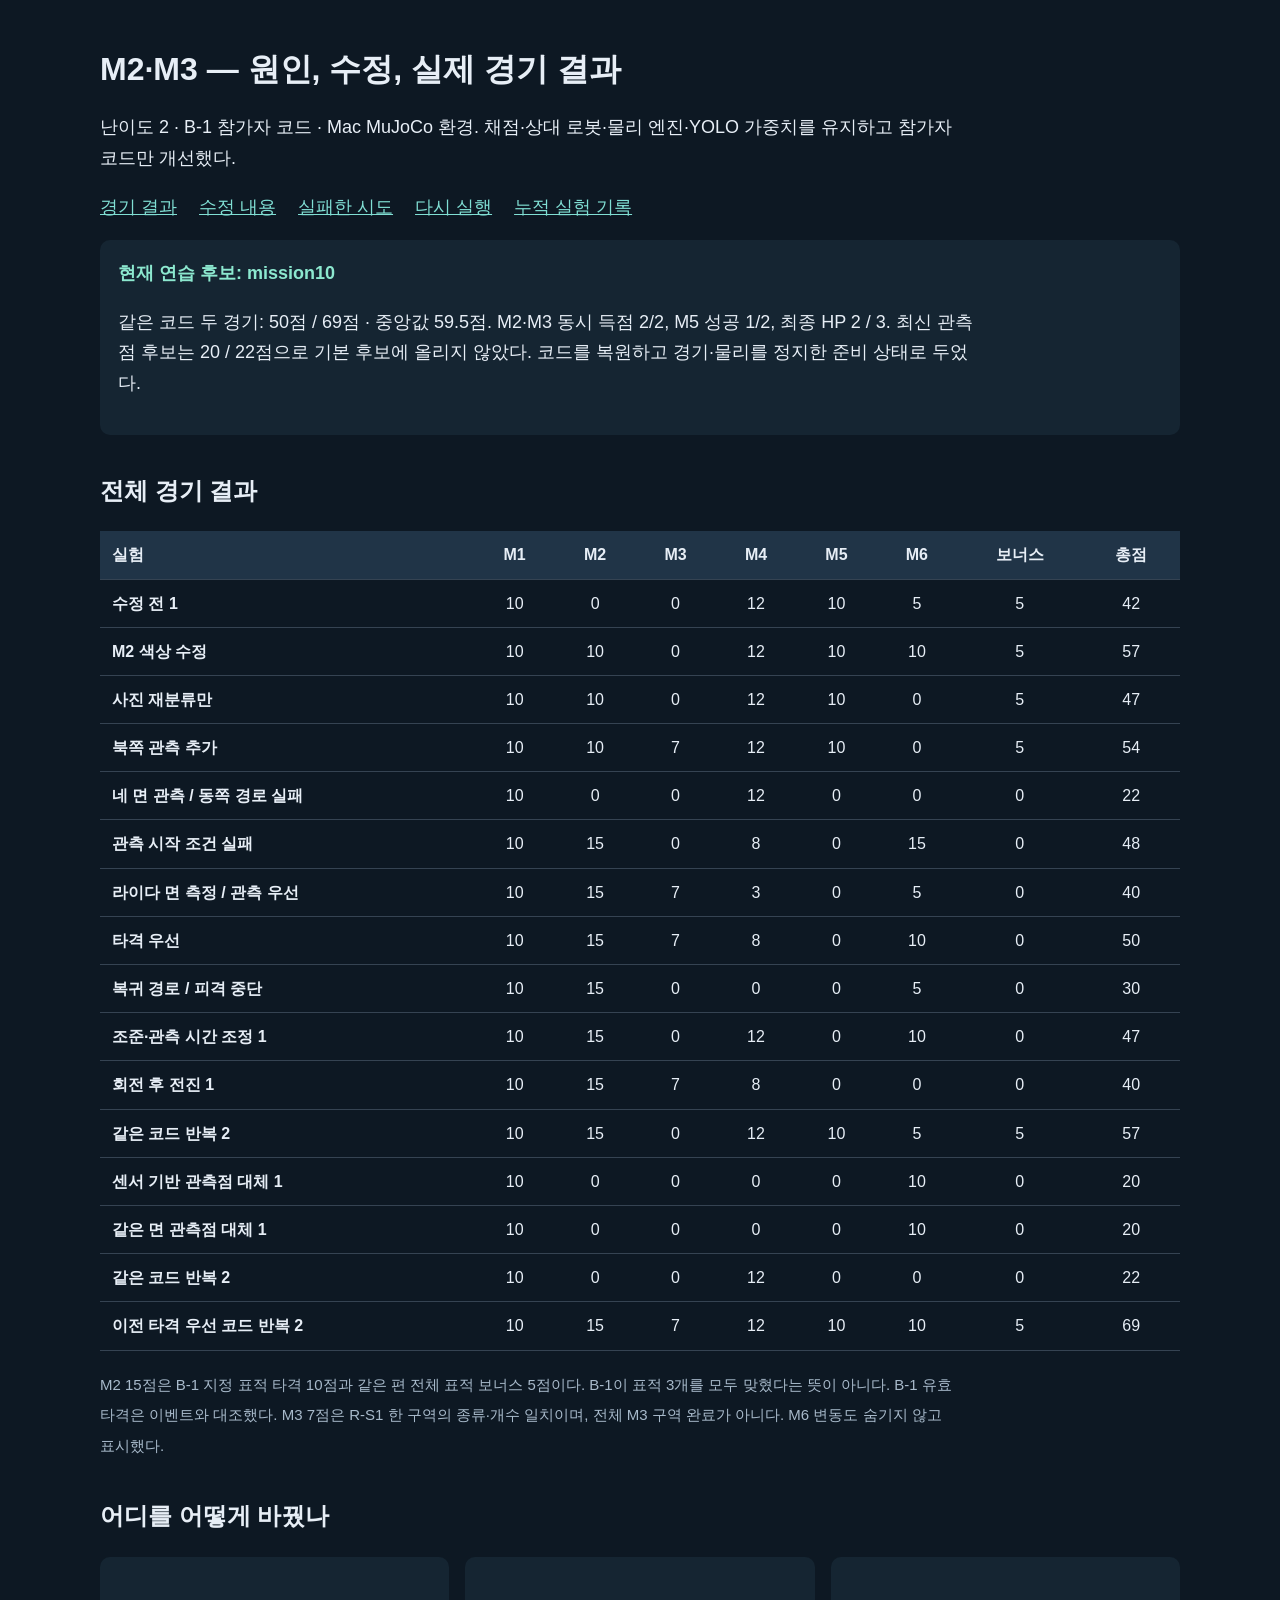
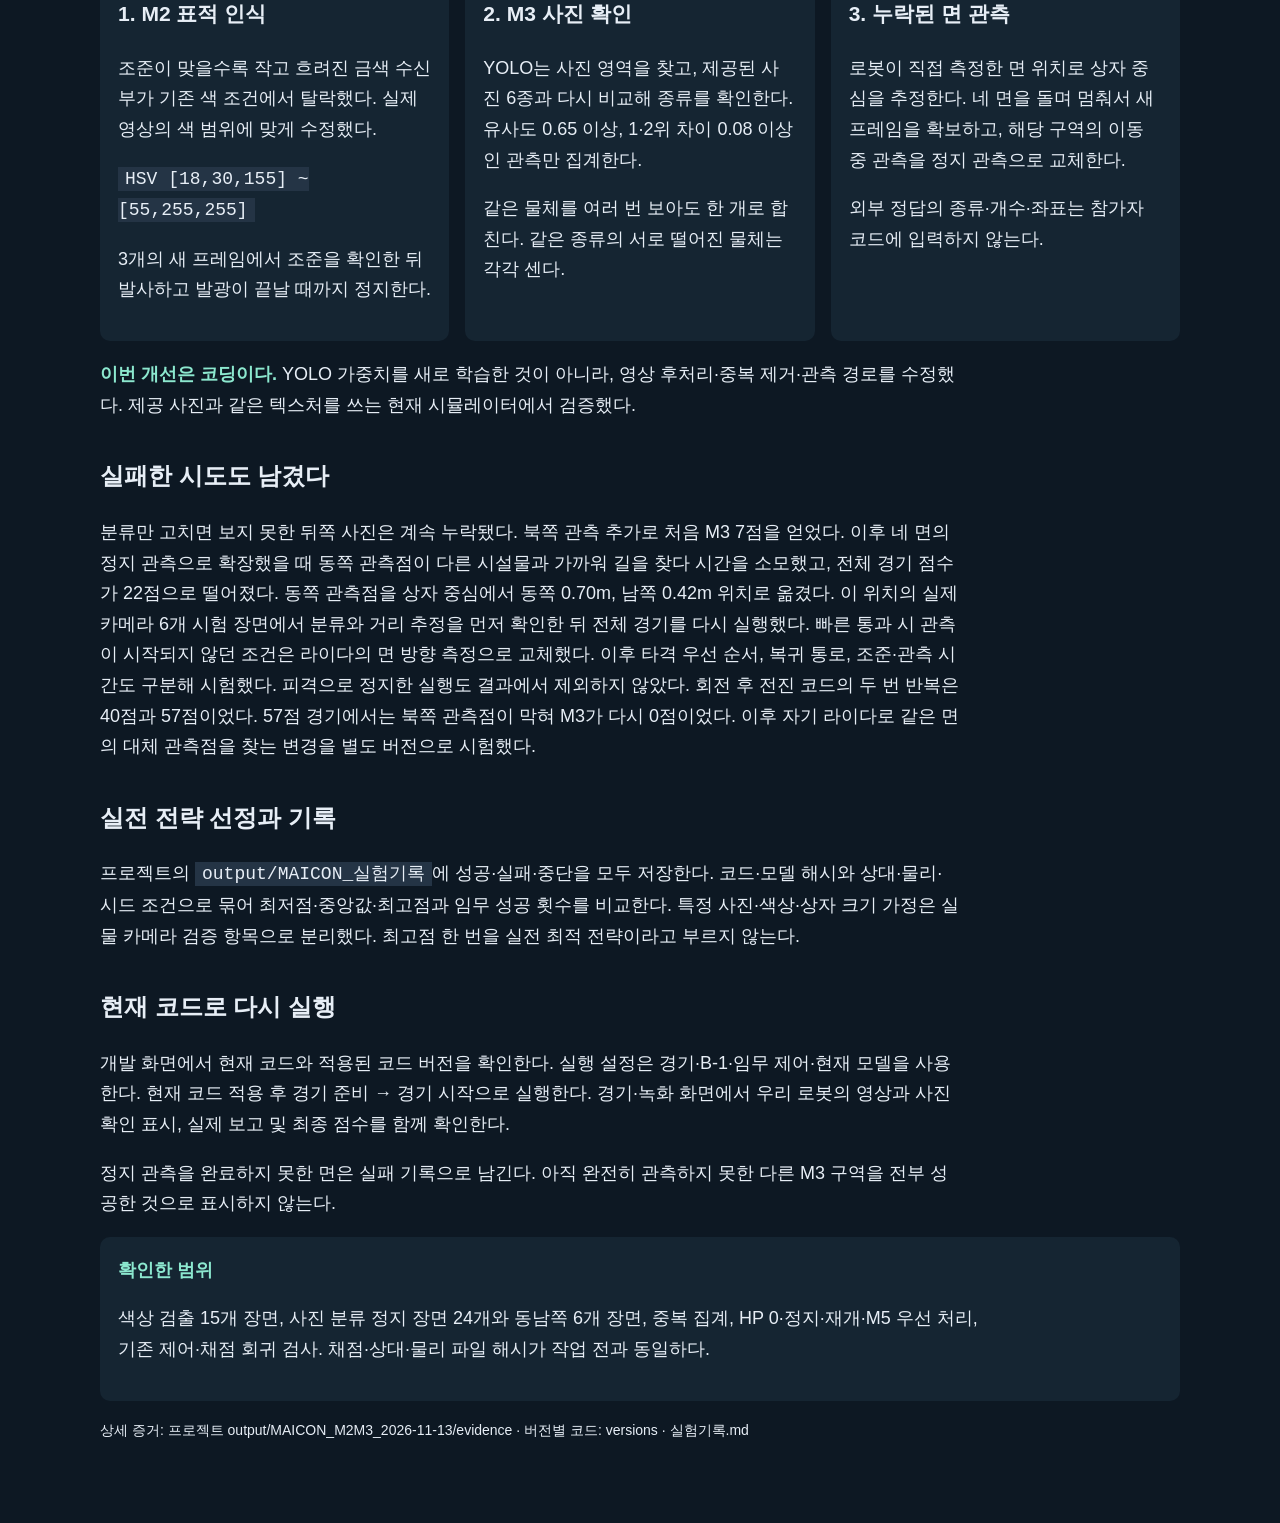
<file: web/difficulty-results.html>
<!doctype html><html lang="ko"><meta charset="utf-8"><meta name="viewport" content="width=device-width,initial-scale=1"><title>M2·M3 개선 검증</title><style>
:root{font:18px/1.7 -apple-system,BlinkMacSystemFont,sans-serif;color:#e7eef6;background:#0d1823}body{max-width:1080px;margin:auto;padding:28px 20px 70px}h1{font-size:32px;line-height:1.3}h2{font-size:24px;margin-top:36px}p{max-width:860px}a{color:#80dfd4}nav{display:flex;gap:22px;flex-wrap:wrap}table{border-collapse:collapse;width:100%;font-size:16px;white-space:nowrap}td,th{border-bottom:1px solid #354352;padding:10px 12px;text-align:center}th:first-child{text-align:left}thead{background:#203447}.scroll{overflow-x:auto}code{background:#243445;padding:2px 7px}article{padding:18px;background:#152532;border-radius:10px;margin:18px 0}small{color:#a8bacb}strong{color:#8ce8cf}.steps{display:grid;grid-template-columns:repeat(auto-fit,minmax(235px,1fr));gap:16px}.steps article{margin:0}img{max-width:100%;border-radius:8px}figcaption{font-size:15px;color:#b3c7d8}.meta{font-size:14px;overflow-wrap:anywhere}</style>
<h1>M2·M3 — 원인, 수정, 실제 경기 결과</h1><p>난이도 2 · B-1 참가자 코드 · Mac MuJoCo 환경. 채점·상대 로봇·물리 엔진·YOLO 가중치를 유지하고 참가자 코드만 개선했다.</p><nav><a href="#results">경기 결과</a><a href="#changes">수정 내용</a><a href="#failure">실패한 시도</a><a href="#use">다시 실행</a><a href="experiment-log.html">누적 실험 기록</a></nav>
<article><strong>현재 연습 후보: mission10</strong><p>같은 코드 두 경기: 50점 / 69점 · 중앙값 59.5점. M2·M3 동시 득점 2/2, M5 성공 1/2, 최종 HP 2 / 3. 최신 관측점 후보는 20 / 22점으로 기본 후보에 올리지 않았다. 코드를 복원하고 경기·물리를 정지한 준비 상태로 두었다.</p></article><h2 id="results">전체 경기 결과</h2><div class="scroll"><table><thead><tr><th>실험</th><th>M1</th><th>M2</th><th>M3</th><th>M4</th><th>M5</th><th>M6</th><th>보너스</th><th>총점</th></tr></thead><tbody><tr><th>수정 전 1</th><td>10</td><td>0</td><td>0</td><td>12</td><td>10</td><td>5</td><td>5</td><td>42</td></tr><tr><th>M2 색상 수정</th><td>10</td><td>10</td><td>0</td><td>12</td><td>10</td><td>10</td><td>5</td><td>57</td></tr><tr><th>사진 재분류만</th><td>10</td><td>10</td><td>0</td><td>12</td><td>10</td><td>0</td><td>5</td><td>47</td></tr><tr><th>북쪽 관측 추가</th><td>10</td><td>10</td><td>7</td><td>12</td><td>10</td><td>0</td><td>5</td><td>54</td></tr><tr><th>네 면 관측 / 동쪽 경로 실패</th><td>10</td><td>0</td><td>0</td><td>12</td><td>0</td><td>0</td><td>0</td><td>22</td></tr><tr><th>관측 시작 조건 실패</th><td>10</td><td>15</td><td>0</td><td>8</td><td>0</td><td>15</td><td>0</td><td>48</td></tr><tr><th>라이다 면 측정 / 관측 우선</th><td>10</td><td>15</td><td>7</td><td>3</td><td>0</td><td>5</td><td>0</td><td>40</td></tr><tr><th>타격 우선</th><td>10</td><td>15</td><td>7</td><td>8</td><td>0</td><td>10</td><td>0</td><td>50</td></tr><tr><th>복귀 경로 / 피격 중단</th><td>10</td><td>15</td><td>0</td><td>0</td><td>0</td><td>5</td><td>0</td><td>30</td></tr><tr><th>조준·관측 시간 조정 1</th><td>10</td><td>15</td><td>0</td><td>12</td><td>0</td><td>10</td><td>0</td><td>47</td></tr><tr><th>회전 후 전진 1</th><td>10</td><td>15</td><td>7</td><td>8</td><td>0</td><td>0</td><td>0</td><td>40</td></tr><tr><th>같은 코드 반복 2</th><td>10</td><td>15</td><td>0</td><td>12</td><td>10</td><td>5</td><td>5</td><td>57</td></tr><tr><th>센서 기반 관측점 대체 1</th><td>10</td><td>0</td><td>0</td><td>0</td><td>0</td><td>10</td><td>0</td><td>20</td></tr><tr><th>같은 면 관측점 대체 1</th><td>10</td><td>0</td><td>0</td><td>0</td><td>0</td><td>10</td><td>0</td><td>20</td></tr><tr><th>같은 코드 반복 2</th><td>10</td><td>0</td><td>0</td><td>12</td><td>0</td><td>0</td><td>0</td><td>22</td></tr><tr><th>이전 타격 우선 코드 반복 2</th><td>10</td><td>15</td><td>7</td><td>12</td><td>10</td><td>10</td><td>5</td><td>69</td></tr></tbody></table></div><p><small>M2 15점은 B-1 지정 표적 타격 10점과 같은 편 전체 표적 보너스 5점이다. B-1이 표적 3개를 모두 맞혔다는 뜻이 아니다. B-1 유효 타격은 이벤트와 대조했다. M3 7점은 R-S1 한 구역의 종류·개수 일치이며, 전체 M3 구역 완료가 아니다. M6 변동도 숨기지 않고 표시했다.</small></p>
<h2 id="changes">어디를 어떻게 바꿨나</h2><div class="steps"><article><h3>1. M2 표적 인식</h3><p>조준이 맞을수록 작고 흐려진 금색 수신부가 기존 색 조건에서 탈락했다. 실제 영상의 색 범위에 맞게 수정했다.</p><p><code>HSV [18,30,155] ~ [55,255,255]</code></p><p>3개의 새 프레임에서 조준을 확인한 뒤 발사하고 발광이 끝날 때까지 정지한다.</p></article><article><h3>2. M3 사진 확인</h3><p>YOLO는 사진 영역을 찾고, 제공된 사진 6종과 다시 비교해 종류를 확인한다. 유사도 0.65 이상, 1·2위 차이 0.08 이상인 관측만 집계한다.</p><p>같은 물체를 여러 번 보아도 한 개로 합친다. 같은 종류의 서로 떨어진 물체는 각각 센다.</p></article><article><h3>3. 누락된 면 관측</h3><p>로봇이 직접 측정한 면 위치로 상자 중심을 추정한다. 네 면을 돌며 멈춰서 새 프레임을 확보하고, 해당 구역의 이동 중 관측을 정지 관측으로 교체한다.</p><p>외부 정답의 종류·개수·좌표는 참가자 코드에 입력하지 않는다.</p></article></div>
<p><strong>이번 개선은 코딩이다.</strong> YOLO 가중치를 새로 학습한 것이 아니라, 영상 후처리·중복 제거·관측 경로를 수정했다. 제공 사진과 같은 텍스처를 쓰는 현재 시뮬레이터에서 검증했다.</p>
<h2 id="failure">실패한 시도도 남겼다</h2><p>분류만 고치면 보지 못한 뒤쪽 사진은 계속 누락됐다. 북쪽 관측 추가로 처음 M3 7점을 얻었다. 이후 네 면의 정지 관측으로 확장했을 때 동쪽 관측점이 다른 시설물과 가까워 길을 찾다 시간을 소모했고, 전체 경기 점수가 22점으로 떨어졌다. 동쪽 관측점을 상자 중심에서 동쪽 0.70m, 남쪽 0.42m 위치로 옮겼다. 이 위치의 실제 카메라 6개 시험 장면에서 분류와 거리 추정을 먼저 확인한 뒤 전체 경기를 다시 실행했다. 빠른 통과 시 관측이 시작되지 않던 조건은 라이다의 면 방향 측정으로 교체했다. 이후 타격 우선 순서, 복귀 통로, 조준·관측 시간도 구분해 시험했다. 피격으로 정지한 실행도 결과에서 제외하지 않았다. 회전 후 전진 코드의 두 번 반복은 40점과 57점이었다. 57점 경기에서는 북쪽 관측점이 막혀 M3가 다시 0점이었다. 이후 자기 라이다로 같은 면의 대체 관측점을 찾는 변경을 별도 버전으로 시험했다.</p>
<h2>실전 전략 선정과 기록</h2><p>프로젝트의 <code>output/MAICON_실험기록</code>에 성공·실패·중단을 모두 저장한다. 코드·모델 해시와 상대·물리·시드 조건으로 묶어 최저점·중앙값·최고점과 임무 성공 횟수를 비교한다. 특정 사진·색상·상자 크기 가정은 실물 카메라 검증 항목으로 분리했다. 최고점 한 번을 실전 최적 전략이라고 부르지 않는다.</p><h2 id="use">현재 코드로 다시 실행</h2><p>개발 화면에서 현재 코드와 적용된 코드 버전을 확인한다. 실행 설정은 경기·B-1·임무 제어·현재 모델을 사용한다. 현재 코드 적용 후 경기 준비 → 경기 시작으로 실행한다. 경기·녹화 화면에서 우리 로봇의 영상과 사진 확인 표시, 실제 보고 및 최종 점수를 함께 확인한다.</p><p>정지 관측을 완료하지 못한 면은 실패 기록으로 남긴다. 아직 완전히 관측하지 못한 다른 M3 구역을 전부 성공한 것으로 표시하지 않는다.</p><article><strong>확인한 범위</strong><p>색상 검출 15개 장면, 사진 분류 정지 장면 24개와 동남쪽 6개 장면, 중복 집계, HP 0·정지·재개·M5 우선 처리, 기존 제어·채점 회귀 검사. 채점·상대·물리 파일 해시가 작업 전과 동일하다.</p></article><p class="meta">상세 증거: 프로젝트 output/MAICON_M2M3_2026-11-13/evidence · 버전별 코드: versions · 실험기록.md</p></html>
</file>
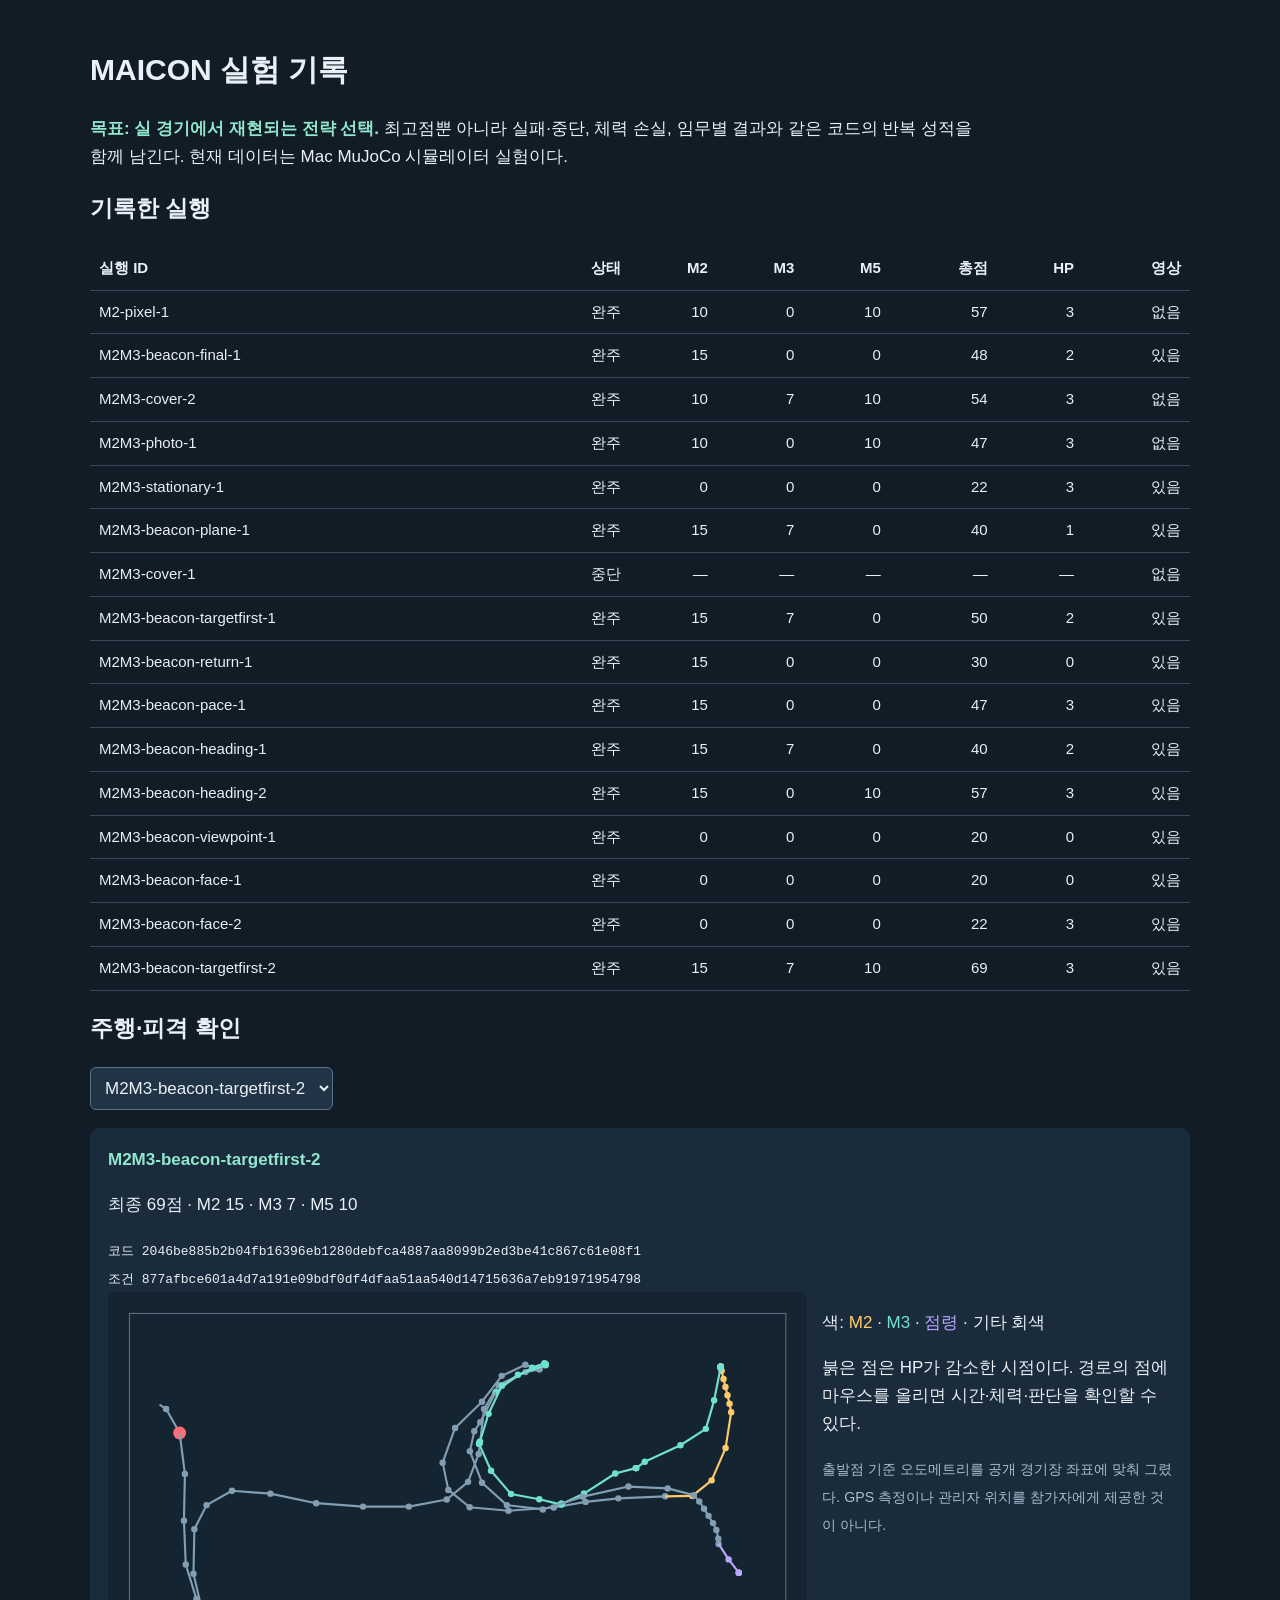
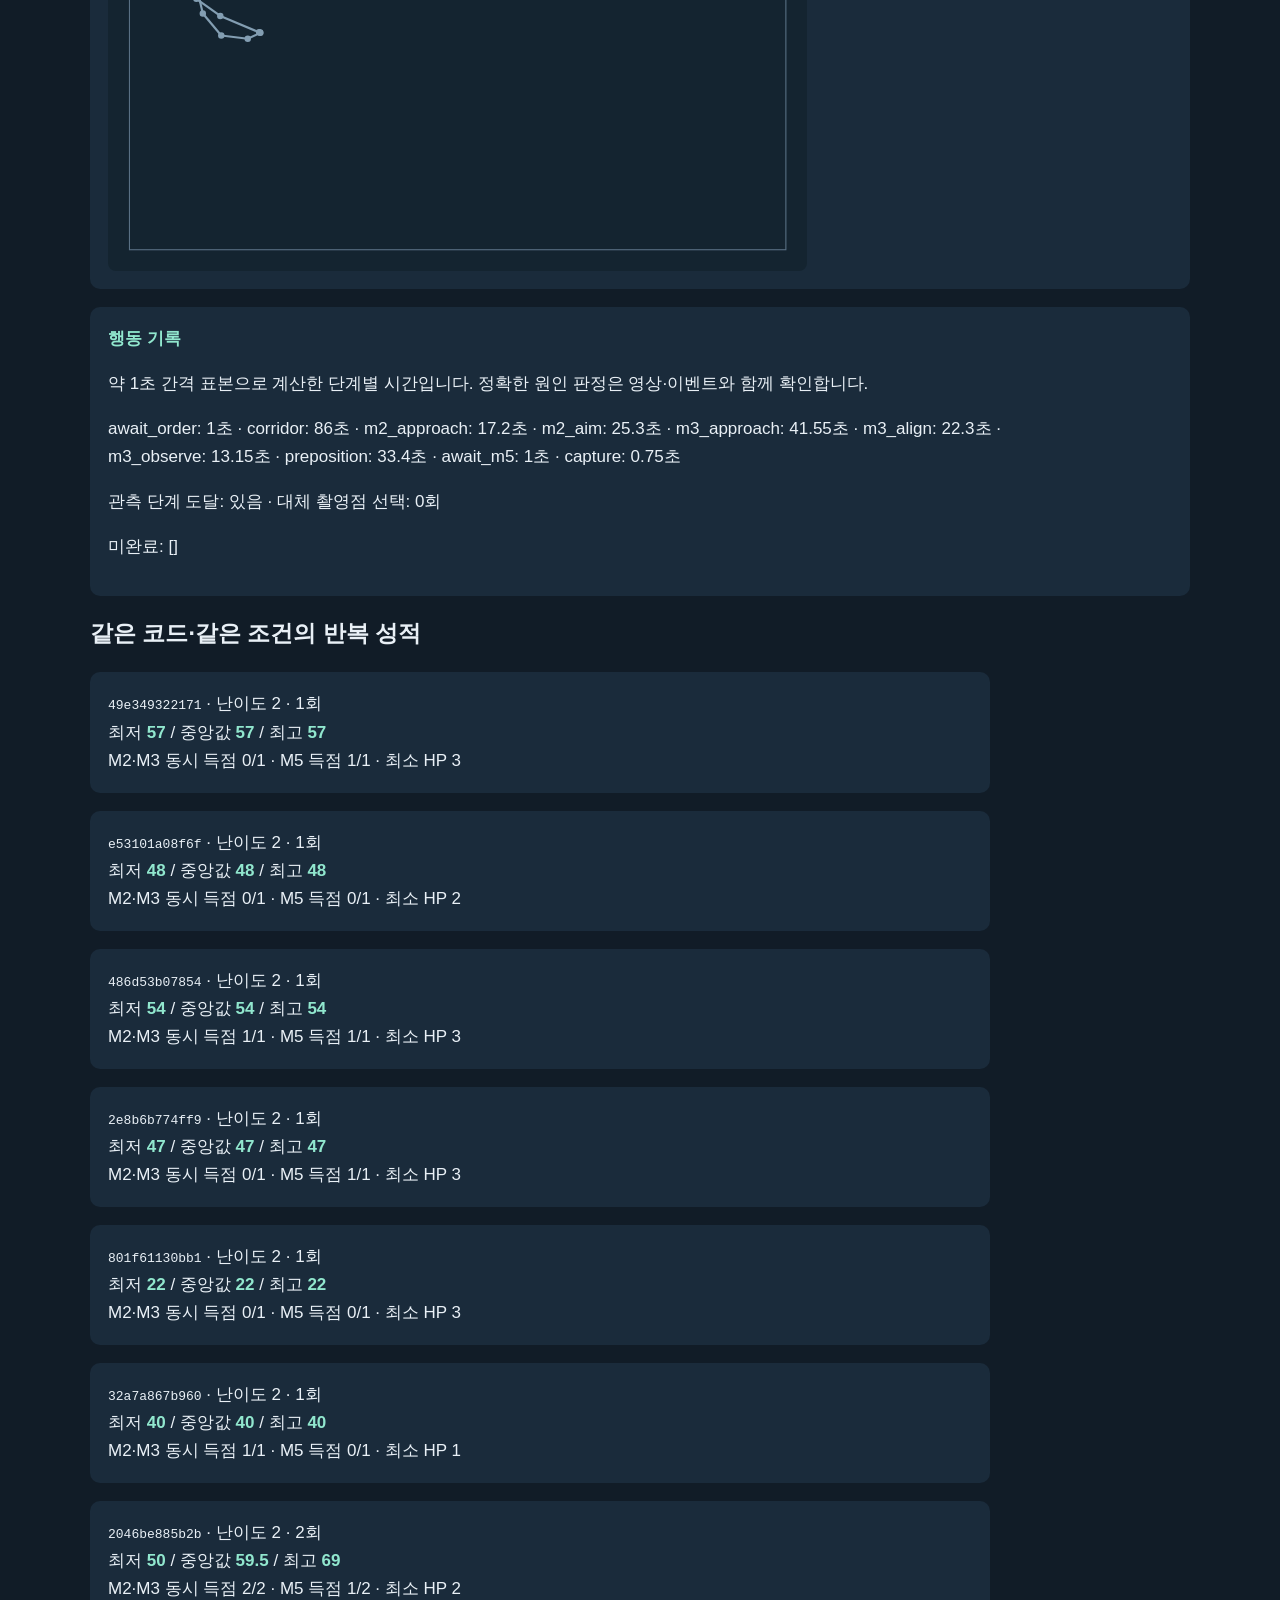
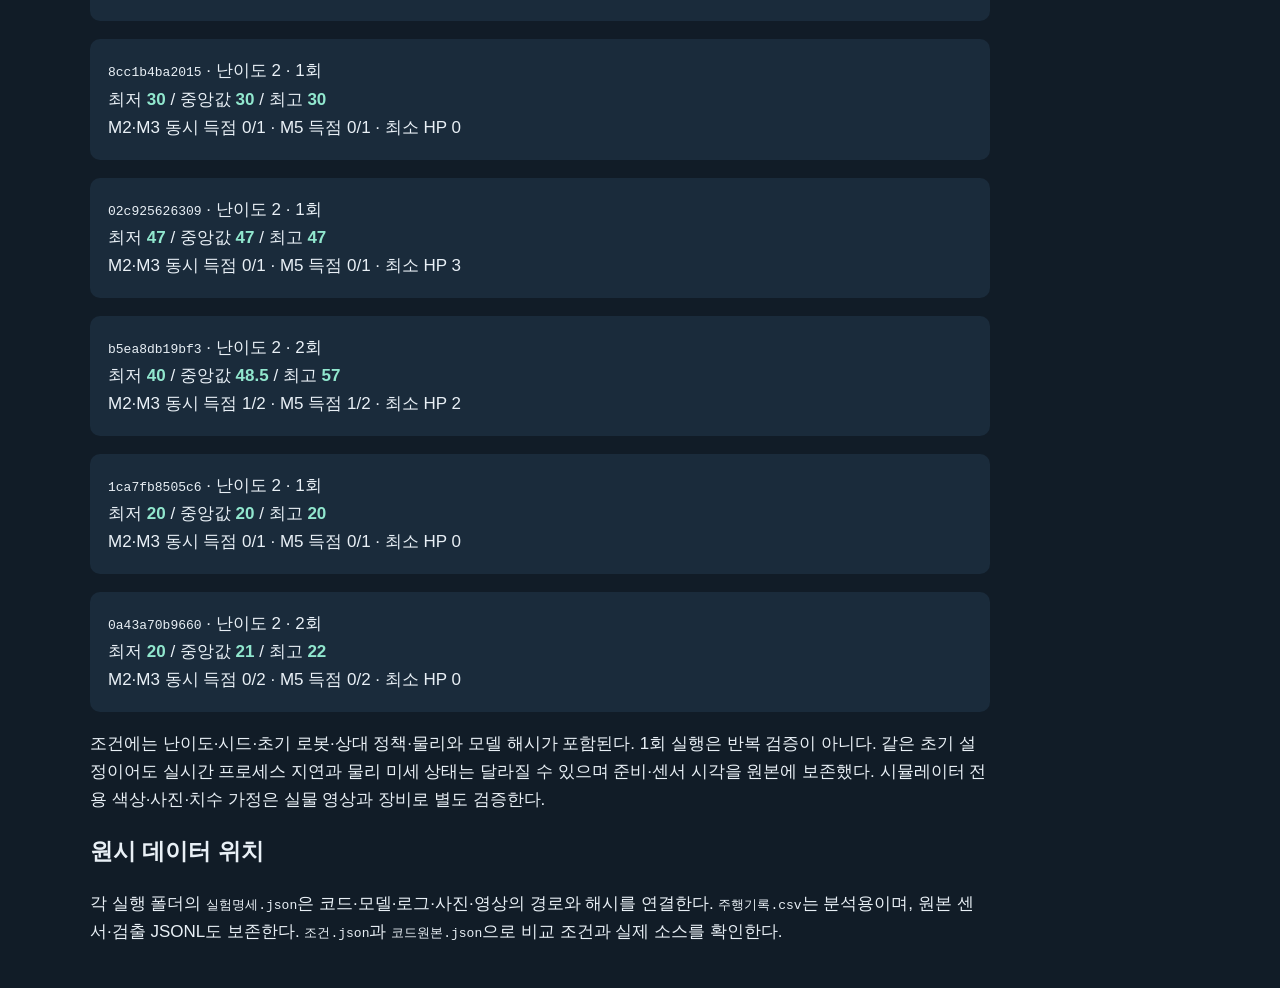
<file: web/experiment-log.html>
<!doctype html><html lang="ko"><meta charset="utf-8"><meta name="viewport" content="width=device-width,initial-scale=1"><title>MAICON 실험 기록</title><style>body{font:17px/1.65 -apple-system,BlinkMacSystemFont,sans-serif;background:#111c27;color:#e9f0f6;max-width:1100px;margin:auto;padding:25px}h1{font-size:30px}h2{font-size:23px}p{max-width:900px}a{color:#88e5cd}select{font:inherit;max-width:100%;padding:10px;color:inherit;background:#213445;border:1px solid #58738a;border-radius:6px}table{border-collapse:collapse;font-size:15px;white-space:nowrap;width:100%}td,th{padding:9px;border-bottom:1px solid #354758;text-align:right}th:first-child,td:first-child{text-align:left}.scroll{overflow:auto}article{background:#1a2b3b;border-radius:10px;padding:18px;margin:18px 0}code{font-size:13px;overflow-wrap:anywhere}svg{width:100%;max-width:720px;background:#142430;border-radius:8px}strong{color:#91e7ce}.grid{display:grid;grid-template-columns:minmax(260px,2fr) minmax(200px,1fr);gap:15px}@media(max-width:650px){.grid{display:block}}small{color:#a6bed0}</style><h1>MAICON 실험 기록</h1><p><strong>목표: 실 경기에서 재현되는 전략 선택.</strong> 최고점뿐 아니라 실패·중단, 체력 손실, 임무별 결과와 같은 코드의 반복 성적을 함께 남긴다. 현재 데이터는 Mac MuJoCo 시뮬레이터 실험이다.</p><h2>기록한 실행</h2><div class="scroll"><table><thead><tr><th>실행 ID</th><th>상태</th><th>M2</th><th>M3</th><th>M5</th><th>총점</th><th>HP</th><th>영상</th></tr></thead><tbody id="runs"></tbody></table></div><h2>주행·피격 확인</h2><select id="pick" aria-label="실험 선택"></select><article><div id="meta"></div><div class="grid"><svg id="map" viewBox="0 0 652 540" role="img" aria-label="자기 오도메트리 기반 주행 경로"></svg><div><p>색: <span style="color:#ffcb6a">M2</span> · <span style="color:#70e1cf">M3</span> · <span style="color:#b9a6ff">점령</span> · 기타 회색</p><p>붉은 점은 HP가 감소한 시점이다. 경로의 점에 마우스를 올리면 시간·체력·판단을 확인할 수 있다.</p><small>출발점 기준 오도메트리를 공개 경기장 좌표에 맞춰 그렸다. GPS 측정이나 관리자 위치를 참가자에게 제공한 것이 아니다.</small></div></div></article><article id="analysis"></article><h2>같은 코드·같은 조건의 반복 성적</h2><p id="groups"></p><p>조건에는 난이도·시드·초기 로봇·상대 정책·물리와 모델 해시가 포함된다. 1회 실행은 반복 검증이 아니다. 같은 초기 설정이어도 실시간 프로세스 지연과 물리 미세 상태는 달라질 수 있으며 준비·센서 시각을 원본에 보존했다. 시뮬레이터 전용 색상·사진·치수 가정은 실물 영상과 장비로 별도 검증한다.</p><h2>원시 데이터 위치</h2><p>각 실행 폴더의 <code>실험명세.json</code>은 코드·모델·로그·사진·영상의 경로와 해시를 연결한다. <code>주행기록.csv</code>는 분석용이며, 원본 센서·검출 JSONL도 보존한다. <code>조건.json</code>과 <code>코드원본.json</code>으로 비교 조건과 실제 소스를 확인한다.</p><script>const data=[{"trial_id": "M2-pixel-1", "registered_at": "2026-11-13T11:18:33.883706+09:00", "status": "completed", "domain": "local MuJoCo simulator; not physical contest validation", "difficulty": 2, "score": {"m1": 10, "m2": 10, "m3": 0, "m4": 12, "m5": 10, "m6": 10, "bonus": 5, "total": 57}, "final_hp": 3, "elapsed": 241.15000000002058, "code_version_id": "code-20261113-103746-c02ba44b", "entrypoint_sha256": "49e349322171585fc8c3e2c62862c883adff335dd24ff2b268946d396c5530ac", "weights_sha256": "9ecc38ab469f282d673ea2cd058d82ab51fa348e6427d0191a866d028166d0b4", "camera_frames_saved": 0, "sensor_samples": 246, "video_saved": false, "manifest": "output/MAICON_실험기록/M2-pixel-1/실험명세.json", "analysis": {"trial_id": "M2-pixel-1", "source_sha256": "5bc2c6c27c3d386ece3722eac3a01f3b2f93e2579379dd244af5cd83145f87b7", "time_resolution": "approximately 1 Hz asynchronous samples; durations are estimates", "maximum_sample_gap_seconds": 1.1, "estimated_stage_seconds": {"await_order": 1.0, "corridor": 130.4, "m2_approach": 16.2, "m2_aim": 25.3, "preposition": 26.3, "await_m5": 41.5, "capture": 0.45}, "HP_decreases": [{"elapsed": 2.9999999999999973, "from": 4, "to": 3, "stage": "corridor", "own_odom": {"x": 0.131847, "y": -0.121703, "yaw": -1.037773}, "meaning": "HP decrease observed; cause requires event/video cross-check"}], "coverage_observed_in_samples": false, "alternate_viewpoints": [], "failed_goals": [], "score": {"m1": 10, "m2": 10, "m3": 0, "m4": 12, "m5": 10, "m6": 10, "bonus": 5, "total": 57}, "no_causal_claim_from_score_alone": true}, "points": [[0.0, 0.28, 4.15, 4, "await_order", "initializing"], [2.0, 0.335, 4.117, 4, "corridor", "following clearance-weighted path"], [4.0, 0.461, 3.913, 3, "corridor", "following clearance-weighted path"], [6.05, 0.51, 3.563, 3, "corridor", "following clearance-weighted path"], [8.1, 0.509, 3.57, 3, "corridor", "following clearance-weighted path"], [10.1, 0.723, 3.521, 3, "corridor", "following clearance-weighted path"], [12.1, 0.939, 3.546, 3, "corridor", "blocked: yield before bounded reverse and replan"], [14.1, 0.779, 3.569, 3, "corridor", "bounded turn toward measured free side"], [16.1, 0.775, 3.57, 3, "corridor", "following clearance-weighted path"], [18.2, 0.776, 3.574, 3, "corridor", "following clearance-weighted path"], [20.2, 0.775, 3.531, 3, "corridor", "following clearance-weighted path"], [22.2, 0.685, 3.161, 3, "corridor", "following clearance-weighted path"], [24.25, 0.61, 2.715, 3, "corridor", "following clearance-weighted path"], [26.3, 0.638, 2.491, 3, "corridor", "following clearance-weighted path"], [28.3, 0.65, 2.485, 3, "corridor", "following clearance-weighted path"], [30.3, 0.657, 2.481, 3, "corridor", "following clearance-weighted path"], [32.3, 0.676, 2.573, 3, "corridor", "following clearance-weighted path"], [34.4, 0.649, 2.961, 3, "corridor", "following clearance-weighted path"], [36.4, 0.744, 3.199, 3, "corridor", "following clearance-weighted path"], [38.4, 0.941, 3.324, 3, "corridor", "following clearance-weighted path"], [40.4, 0.967, 3.334, 3, "corridor", "following clearance-weighted path"], [42.45, 0.964, 3.343, 3, "corridor", "following clearance-weighted path"], [44.5, 0.918, 3.241, 3, "corridor", "following clearance-weighted path"], [46.5, 0.7, 2.875, 3, "corridor", "following clearance-weighted path"], [48.5, 0.621, 2.503, 3, "corridor", "following clearance-weighted path"], [50.5, 0.738, 2.272, 3, "corridor", "following clearance-weighted path"], [52.55, 1.005, 2.141, 3, "corridor", "following clearance-weighted path"], [54.6, 1.202, 2.106, 3, "corridor", "following clearance-weighted path"], [56.6, 1.206, 2.102, 3, "corridor", "following clearance-weighted path"], [58.6, 1.207, 2.102, 3, "corridor", "following clearance-weighted path"], [60.65, 1.039, 1.999, 3, "corridor", "following clearance-weighted path"], [62.65, 0.806, 2.069, 3, "corridor", "following clearance-weighted path"], [64.7, 0.664, 2.278, 3, "corridor", "following clearance-weighted path"], [66.7, 0.59, 2.676, 3, "corridor", "following clearance-weighted path"], [68.7, 0.602, 3.067, 3, "corridor", "following clearance-weighted path"], [70.75, 0.746, 3.252, 3, "corridor", "following clearance-weighted path"], [72.75, 1.072, 3.376, 3, "corridor", "following clearance-weighted path"], [74.8, 1.388, 3.338, 3, "corridor", "following clearance-weighted path"], [76.8, 1.815, 3.198, 3, "corridor", "following clearance-weighted path"], [78.8, 2.169, 3.17, 3, "corridor", "following clearance-weighted path"], [80.85, 2.617, 3.192, 3, "corridor", "following clearance-weighted path"], [82.85, 2.93, 3.197, 3, "corridor", "blocked: yield before bounded reverse and replan"], [84.9, 2.767, 3.198, 3, "corridor", "bounded turn toward measured free side"], [86.9, 2.774, 3.203, 3, "corridor", "following clearance-weighted path"], [88.9, 2.914, 3.363, 3, "corridor", "following clearance-weighted path"], [90.95, 3.161, 3.687, 3, "corridor", "following clearance-weighted path"], [92.95, 3.272, 4.03, 3, "corridor", "following clearance-weighted path"], [95.0, 3.392, 4.3, 3, "corridor", "following clearance-weighted path"], [97.0, 3.627, 4.436, 3, "corridor", "following clearance-weighted path"], [99.0, 3.772, 4.483, 3, "corridor", "following clearance-weighted path"], [101.05, 3.774, 4.484, 3, "corridor", "following clearance-weighted path"], [103.1, 3.776, 4.482, 3, "corridor", "following clearance-weighted path"], [105.1, 3.696, 4.393, 3, "corridor", "following clearance-weighted path"], [107.1, 3.5, 4.339, 3, "corridor", "following clearance-weighted path"], [109.1, 3.353, 4.159, 3, "corridor", "following clearance-weighted path"], [111.15, 3.358, 3.875, 3, "corridor", "following clearance-weighted path"], [113.2, 3.415, 3.707, 3, "corridor", "following clearance-weighted path"], [115.2, 3.364, 3.732, 3, "corridor", "bounded reverse with rear clearance"], [117.25, 3.282, 3.78, 3, "corridor", "bounded turn toward measured free side"], [119.3, 3.331, 3.715, 3, "corridor", "following clearance-weighted path"], [121.3, 3.475, 3.437, 3, "corridor", "following clearance-weighted path"], [123.3, 3.733, 3.275, 3, "corridor", "following clearance-weighted path"], [125.3, 4.065, 3.267, 3, "corridor", "following clearance-weighted path"], [127.35, 4.484, 3.388, 3, "corridor", "following clearance-weighted path"], [129.35, 4.911, 3.484, 3, "corridor", "following clearance-weighted path"], [131.4, 5.31, 3.506, 3, "m2_approach", "following clearance-weighted path"], [133.4, 5.359, 3.542, 3, "m2_approach", "following clearance-weighted path"], [135.4, 5.487, 3.776, 3, "m2_approach", "following clearance-weighted path"], [137.5, 5.513, 4.104, 3, "m2_approach", "following clearance-weighted path"], [139.5, 5.512, 4.179, 3, "m2_approach", "following clearance-weighted path"], [141.5, 5.509, 4.257, 3, "m2_approach", "following clearance-weighted path"], [143.5, 5.507, 4.338, 3, "m2_approach", "following clearance-weighted path"], [145.55, 5.504, 4.416, 3, "m2_approach", "following clearance-weighted path"], [147.6, 5.502, 4.493, 3, "m2_aim", "bounded camera target search; no blind firing"], [149.6, 5.502, 4.498, 3, "m2_aim", "bounded camera target search; no blind firing"], [151.6, 5.502, 4.498, 3, "m2_aim", "bounded camera target search; no blind firing"], [153.65, 5.505, 4.493, 3, "m2_aim", "bounded camera target search; no blind firing"], [155.7, 5.503, 4.496, 3, "m2_aim", "bounded camera target search; no blind firing"], [157.7, 5.501, 4.498, 3, "m2_aim", "bounded camera target search; no blind firing"], [159.7, 5.5, 4.499, 3, "m2_aim", "bounded camera target search; no blind firing"], [161.7, 5.5, 4.499, 3, "m2_aim", "bounded camera target search; no blind firing"], [163.75, 5.496, 4.501, 3, "m2_aim", "bounded camera target search; no blind firing"], [165.8, 5.498, 4.501, 3, "m2_aim", "bounded camera target search; no blind firing"], [167.8, 5.498, 4.501, 3, "m2_aim", "bounded camera target search; no blind firing"], [169.85, 5.498, 4.501, 3, "m2_aim", "bounded camera target search; no blind firing"], [171.9, 5.498, 4.501, 3, "m2_aim", "bounded camera target search; no blind firing"], [173.9, 5.498, 4.501, 3, "preposition", "bounded reverse with rear clearance"], [175.9, 5.496, 4.501, 3, "preposition", "bounded turn toward measured free side"], [177.95, 5.485, 4.495, 3, "preposition", "following clearance-weighted path"], [180.0, 5.446, 4.378, 3, "preposition", "following clearance-weighted path"], [182.0, 5.456, 3.986, 3, "preposition", "following clearance-weighted path"], [184.0, 5.489, 3.539, 3, "preposition", "following clearance-weighted path"], [186.05, 5.498, 3.112, 3, "preposition", "following clearance-weighted path"], [188.1, 5.499, 2.926, 3, "preposition", "following clearance-weighted path"], [190.1, 5.499, 2.851, 3, "preposition", "following clearance-weighted path"], [192.1, 5.499, 2.773, 3, "preposition", "following clearance-weighted path"], [194.1, 5.5, 2.692, 3, "preposition", "following clearance-weighted path"], [196.1, 5.5, 2.614, 3, "preposition", "following clearance-weighted path"], [198.2, 5.496, 2.553, 3, "preposition", "following clearance-weighted path"], [200.2, 5.491, 2.541, 3, "await_m5", "outside M1 base entry; orienting for possible M5, no entry"], [202.2, 5.49, 2.535, 3, "await_m5", "outside M1 base entry; orienting for possible M5, no entry"], [204.25, 5.489, 2.533, 3, "await_m5", "outside M1 base entry; orienting for possible M5, no entry"], [206.3, 5.489, 2.533, 3, "await_m5", "outside M1 base entry; orienting for possible M5, no entry"], [208.3, 5.489, 2.533, 3, "await_m5", "outside M1 base entry; orienting for possible M5, no entry"], [210.3, 5.489, 2.533, 3, "await_m5", "outside M1 base entry; orienting for possible M5, no entry"], [212.4, 5.489, 2.533, 3, "await_m5", "outside M1 base entry; orienting for possible M5, no entry"], [214.4, 5.489, 2.533, 3, "await_m5", "outside M1 base entry; orienting for possible M5, no entry"], [216.4, 5.489, 2.533, 3, "await_m5", "outside M1 base entry; orienting for possible M5, no entry"], [218.45, 5.489, 2.533, 3, "await_m5", "outside M1 base entry; orienting for possible M5, no entry"], [220.5, 5.489, 2.533, 3, "await_m5", "outside M1 base entry; orienting for possible M5, no entry"], [222.5, 5.489, 2.533, 3, "await_m5", "outside M1 base entry; orienting for possible M5, no entry"], [224.5, 5.489, 2.533, 3, "await_m5", "outside M1 base entry; orienting for possible M5, no entry"], [226.55, 5.489, 2.533, 3, "await_m5", "outside M1 base entry; orienting for possible M5, no entry"], [228.6, 5.489, 2.533, 3, "await_m5", "outside M1 base entry; orienting for possible M5, no entry"], [230.6, 5.489, 2.533, 3, "await_m5", "outside M1 base entry; orienting for possible M5, no entry"], [232.6, 5.489, 2.533, 3, "await_m5", "outside M1 base entry; orienting for possible M5, no entry"], [234.65, 5.489, 2.533, 3, "await_m5", "outside M1 base entry; orienting for possible M5, no entry"], [236.7, 5.489, 2.533, 3, "await_m5", "outside M1 base entry; orienting for possible M5, no entry"], [238.7, 5.489, 2.533, 3, "await_m5", "outside M1 base entry; orienting for possible M5, no entry"], [240.7, 5.61, 2.523, 3, "capture", "translation speed reduced to preserve stopping clearance"], [241.15, 5.685, 2.514, 3, "capture", "translation speed reduced to preserve stopping clearance"], [241.15, 5.685, 2.514, 3, "capture", "translation speed reduced to preserve stopping clearance"], [241.15, 5.685, 2.514, 3, "capture", "translation speed reduced to preserve stopping clearance"]], "conditions": "877afbce601a4d7a191e09bdf0df4dfaa51aa540d14715636a7eb91971954798"}, {"trial_id": "M2M3-beacon-final-1", "registered_at": "2026-11-13T11:18:33.997763+09:00", "status": "completed", "domain": "local MuJoCo simulator; not physical contest validation", "difficulty": 2, "score": {"m1": 10, "m2": 15, "m3": 0, "m4": 8, "m5": 0, "m6": 15, "bonus": 0, "total": 48}, "final_hp": 2, "elapsed": 242.6000000000209, "code_version_id": "code-20261113-110926-e146b6bd", "entrypoint_sha256": "e53101a08f6f0c9981fb4b1e0cefb097e6e45e023f3ddb79eb8338e56fa61634", "weights_sha256": "9ecc38ab469f282d673ea2cd058d82ab51fa348e6427d0191a866d028166d0b4", "camera_frames_saved": 238, "sensor_samples": 247, "video_saved": true, "manifest": "output/MAICON_실험기록/M2M3-beacon-final-1/실험명세.json", "analysis": {"trial_id": "M2M3-beacon-final-1", "source_sha256": "1f681a6378e9a1f7c02dd5e0dc6079f2dae68dffe84fb72d9f60a3e165131cb9", "time_resolution": "approximately 1 Hz asynchronous samples; durations are estimates", "maximum_sample_gap_seconds": 1.1, "estimated_stage_seconds": {"await_order": 1.0, "corridor": 56.65, "m2_approach": 17.2, "m2_aim": 25.3, "preposition": 35.4, "await_m5": 105.5, "capture": 1.55}, "HP_decreases": [{"elapsed": 3.049999999999997, "from": 4, "to": 3, "stage": "corridor", "own_odom": {"x": 0.133908, "y": -0.1424, "yaw": -1.10036}, "meaning": "HP decrease observed; cause requires event/video cross-check"}, {"elapsed": 62.699999999998575, "from": 3, "to": 2, "stage": "m2_approach", "own_odom": {"x": 5.303997, "y": -0.263957, "yaw": 1.58417}, "meaning": "HP decrease observed; cause requires event/video cross-check"}], "coverage_observed_in_samples": false, "alternate_viewpoints": [], "failed_goals": [], "score": {"m1": 10, "m2": 15, "m3": 0, "m4": 8, "m5": 0, "m6": 15, "bonus": 0, "total": 48}, "no_causal_claim_from_score_alone": true}, "points": [[0.0, 0.28, 4.15, 4, "await_order", "initializing"], [2.05, 0.331, 4.116, 4, "corridor", "following clearance-weighted path"], [4.05, 0.46, 3.882, 3, "corridor", "following clearance-weighted path"], [6.05, 0.515, 3.459, 3, "corridor", "following clearance-weighted path"], [8.1, 0.508, 3.032, 3, "corridor", "following clearance-weighted path"], [10.1, 0.523, 2.62, 3, "corridor", "following clearance-weighted path"], [12.15, 0.588, 2.233, 3, "corridor", "following clearance-weighted path"], [14.15, 0.761, 2.033, 3, "corridor", "following clearance-weighted path"], [16.15, 1.081, 1.912, 3, "corridor", "following clearance-weighted path"], [18.2, 1.154, 1.888, 3, "corridor", "following clearance-weighted path"], [20.25, 1.157, 1.893, 3, "corridor", "following clearance-weighted path"], [22.25, 1.158, 1.895, 3, "corridor", "following clearance-weighted path"], [24.25, 1.014, 1.885, 3, "corridor", "following clearance-weighted path"], [26.35, 0.798, 2.006, 3, "corridor", "following clearance-weighted path"], [28.35, 0.666, 2.245, 3, "corridor", "following clearance-weighted path"], [30.35, 0.594, 2.663, 3, "corridor", "following clearance-weighted path"], [32.35, 0.649, 2.969, 3, "corridor", "following clearance-weighted path"], [34.45, 0.863, 3.192, 3, "corridor", "following clearance-weighted path"], [36.45, 1.152, 3.248, 3, "corridor", "following clearance-weighted path"], [38.45, 1.588, 3.224, 3, "corridor", "following clearance-weighted path"], [40.45, 2.025, 3.205, 3, "corridor", "following clearance-weighted path"], [42.5, 2.43, 3.201, 3, "corridor", "following clearance-weighted path"], [44.5, 2.889, 3.2, 3, "corridor", "following clearance-weighted path"], [46.55, 3.306, 3.2, 3, "corridor", "following clearance-weighted path"], [48.55, 3.733, 3.2, 3, "corridor", "following clearance-weighted path"], [50.55, 4.12, 3.204, 3, "corridor", "following clearance-weighted path"], [52.6, 4.392, 3.246, 3, "corridor", "following clearance-weighted path"], [54.65, 4.785, 3.284, 3, "corridor", "following clearance-weighted path"], [56.65, 5.211, 3.299, 3, "corridor", "following clearance-weighted path"], [58.65, 5.327, 3.338, 3, "m2_approach", "following clearance-weighted path"], [60.65, 5.496, 3.549, 3, "m2_approach", "following clearance-weighted path"], [62.7, 5.584, 3.886, 2, "m2_approach", "following clearance-weighted path"], [64.75, 5.561, 4.123, 2, "m2_approach", "following clearance-weighted path"], [66.75, 5.55, 4.202, 2, "m2_approach", "following clearance-weighted path"], [68.75, 5.539, 4.278, 2, "m2_approach", "following clearance-weighted path"], [70.8, 5.528, 4.353, 2, "m2_approach", "following clearance-weighted path"], [72.85, 5.517, 4.432, 2, "m2_approach", "following clearance-weighted path"], [74.85, 5.508, 4.496, 2, "m2_aim", "bounded camera target search; no blind firing"], [76.85, 5.508, 4.499, 2, "m2_aim", "bounded camera target search; no blind firing"], [78.9, 5.508, 4.497, 2, "m2_aim", "bounded camera target search; no blind firing"], [80.95, 5.508, 4.499, 2, "m2_aim", "bounded camera target search; no blind firing"], [82.95, 5.507, 4.5, 2, "m2_aim", "bounded camera target search; no blind firing"], [84.95, 5.504, 4.502, 2, "m2_aim", "bounded camera target search; no blind firing"], [87.0, 5.503, 4.503, 2, "m2_aim", "bounded camera target search; no blind firing"], [89.0, 5.499, 4.505, 2, "m2_aim", "bounded camera target search; no blind firing"], [91.05, 5.5, 4.505, 2, "m2_aim", "bounded camera target search; no blind firing"], [93.05, 5.502, 4.506, 2, "m2_aim", "bounded camera target search; no blind firing"], [95.1, 5.502, 4.506, 2, "m2_aim", "bounded camera target search; no blind firing"], [97.1, 5.502, 4.506, 2, "m2_aim", "bounded camera target search; no blind firing"], [99.15, 5.502, 4.506, 2, "m2_aim", "bounded camera target search; no blind firing"], [101.15, 5.581, 4.517, 2, "preposition", "bounded reverse with rear clearance"], [103.15, 5.666, 4.529, 2, "preposition", "bounded turn toward measured free side"], [105.2, 5.62, 4.495, 2, "preposition", "following clearance-weighted path"], [107.25, 5.51, 4.25, 2, "preposition", "following clearance-weighted path"], [109.25, 5.492, 3.827, 2, "preposition", "following clearance-weighted path"], [111.25, 5.497, 3.39, 2, "preposition", "following clearance-weighted path"], [113.25, 5.5, 2.959, 2, "preposition", "following clearance-weighted path"], [115.35, 5.5, 2.882, 2, "preposition", "following clearance-weighted path"], [117.35, 5.5, 2.804, 2, "preposition", "following clearance-weighted path"], [119.4, 5.5, 2.726, 2, "preposition", "following clearance-weighted path"], [121.45, 5.5, 2.645, 2, "preposition", "following clearance-weighted path"], [123.45, 5.5, 2.567, 2, "preposition", "following clearance-weighted path"], [125.45, 5.495, 2.548, 2, "await_m5", "outside M1 base entry; orienting for possible M5, no entry"], [127.5, 5.499, 2.541, 2, "await_m5", "outside M1 base entry; orienting for possible M5, no entry"], [129.55, 5.507, 2.536, 2, "await_m5", "outside M1 base entry; orienting for possible M5, no entry"], [131.55, 5.506, 2.536, 2, "await_m5", "outside M1 base entry; orienting for possible M5, no entry"], [133.55, 5.506, 2.536, 2, "await_m5", "outside M1 base entry; orienting for possible M5, no entry"], [135.6, 5.506, 2.536, 2, "await_m5", "outside M1 base entry; orienting for possible M5, no entry"], [137.65, 5.506, 2.536, 2, "await_m5", "outside M1 base entry; orienting for possible M5, no entry"], [139.65, 5.506, 2.536, 2, "await_m5", "outside M1 base entry; orienting for possible M5, no entry"], [141.65, 5.506, 2.536, 2, "await_m5", "outside M1 base entry; orienting for possible M5, no entry"], [143.65, 5.506, 2.536, 2, "await_m5", "outside M1 base entry; orienting for possible M5, no entry"], [145.75, 5.506, 2.536, 2, "await_m5", "outside M1 base entry; orienting for possible M5, no entry"], [147.75, 5.506, 2.536, 2, "await_m5", "outside M1 base entry; orienting for possible M5, no entry"], [149.8, 5.506, 2.536, 2, "await_m5", "outside M1 base entry; orienting for possible M5, no entry"], [151.85, 5.506, 2.536, 2, "await_m5", "outside M1 base entry; orienting for possible M5, no entry"], [153.85, 5.506, 2.536, 2, "await_m5", "outside M1 base entry; orienting for possible M5, no entry"], [155.9, 5.506, 2.536, 2, "await_m5", "outside M1 base entry; orienting for possible M5, no entry"], [157.95, 5.506, 2.536, 2, "await_m5", "outside M1 base entry; orienting for possible M5, no entry"], [159.95, 5.506, 2.536, 2, "await_m5", "outside M1 base entry; orienting for possible M5, no entry"], [161.95, 5.506, 2.536, 2, "await_m5", "outside M1 base entry; orienting for possible M5, no entry"], [163.95, 5.506, 2.536, 2, "await_m5", "outside M1 base entry; orienting for possible M5, no entry"], [166.0, 5.506, 2.536, 2, "await_m5", "outside M1 base entry; orienting for possible M5, no entry"], [168.05, 5.506, 2.536, 2, "await_m5", "outside M1 base entry; orienting for possible M5, no entry"], [170.05, 5.506, 2.536, 2, "await_m5", "outside M1 base entry; orienting for possible M5, no entry"], [172.05, 5.506, 2.536, 2, "await_m5", "outside M1 base entry; orienting for possible M5, no entry"], [174.1, 5.506, 2.536, 2, "await_m5", "outside M1 base entry; orienting for possible M5, no entry"], [176.15, 5.506, 2.536, 2, "await_m5", "outside M1 base entry; orienting for possible M5, no entry"], [178.15, 5.506, 2.536, 2, "await_m5", "outside M1 base entry; orienting for possible M5, no entry"], [180.15, 5.506, 2.536, 2, "await_m5", "outside M1 base entry; orienting for possible M5, no entry"], [182.2, 5.506, 2.536, 2, "await_m5", "outside M1 base entry; orienting for possible M5, no entry"], [184.25, 5.506, 2.536, 2, "await_m5", "outside M1 base entry; orienting for possible M5, no entry"], [186.25, 5.506, 2.536, 2, "await_m5", "outside M1 base entry; orienting for possible M5, no entry"], [188.25, 5.506, 2.536, 2, "await_m5", "outside M1 base entry; orienting for possible M5, no entry"], [190.25, 5.506, 2.536, 2, "await_m5", "outside M1 base entry; orienting for possible M5, no entry"], [192.25, 5.506, 2.536, 2, "await_m5", "outside M1 base entry; orienting for possible M5, no entry"], [194.35, 5.506, 2.536, 2, "await_m5", "outside M1 base entry; orienting for possible M5, no entry"], [196.35, 5.506, 2.536, 2, "await_m5", "outside M1 base entry; orienting for possible M5, no entry"], [198.35, 5.506, 2.536, 2, "await_m5", "outside M1 base entry; orienting for possible M5, no entry"], [200.45, 5.506, 2.536, 2, "await_m5", "outside M1 base entry; orienting for possible M5, no entry"], [202.45, 5.506, 2.536, 2, "await_m5", "outside M1 base entry; orienting for possible M5, no entry"], [204.45, 5.506, 2.536, 2, "await_m5", "outside M1 base entry; orienting for possible M5, no entry"], [206.5, 5.506, 2.536, 2, "await_m5", "outside M1 base entry; orienting for possible M5, no entry"], [208.55, 5.506, 2.536, 2, "await_m5", "outside M1 base entry; orienting for possible M5, no entry"], [210.55, 5.506, 2.536, 2, "await_m5", "outside M1 base entry; orienting for possible M5, no entry"], [212.6, 5.506, 2.536, 2, "await_m5", "outside M1 base entry; orienting for possible M5, no entry"], [214.65, 5.506, 2.536, 2, "await_m5", "outside M1 base entry; orienting for possible M5, no entry"], [216.65, 5.506, 2.536, 2, "await_m5", "outside M1 base entry; orienting for possible M5, no entry"], [218.7, 5.506, 2.536, 2, "await_m5", "outside M1 base entry; orienting for possible M5, no entry"], [220.75, 5.506, 2.536, 2, "await_m5", "outside M1 base entry; orienting for possible M5, no entry"], [222.75, 5.506, 2.536, 2, "await_m5", "outside M1 base entry; orienting for possible M5, no entry"], [224.8, 5.506, 2.536, 2, "await_m5", "outside M1 base entry; orienting for possible M5, no entry"], [226.85, 5.506, 2.536, 2, "preposition", "following clearance-weighted path"], [228.85, 5.498, 2.54, 2, "preposition", "following clearance-weighted path"], [230.85, 5.52, 2.487, 2, "preposition", "following clearance-weighted path"], [232.9, 5.521, 2.404, 2, "preposition", "following clearance-weighted path"], [234.95, 5.513, 2.326, 2, "preposition", "following clearance-weighted path"], [236.95, 5.505, 2.247, 2, "await_m5", "outside M1 base entry; orienting for possible M5, no entry"], [238.95, 5.498, 2.237, 2, "await_m5", "outside M1 base entry; orienting for possible M5, no entry"], [241.05, 5.609, 2.185, 2, "capture", "rotation footprint clearance insufficient"], [242.6, 5.622, 2.176, 2, "capture", "rotation footprint clearance insufficient"], [242.6, 5.622, 2.176, 2, "capture", "rotation footprint clearance insufficient"], [242.6, 5.622, 2.176, 2, "capture", "rotation footprint clearance insufficient"], [242.6, 5.622, 2.176, 2, "capture", "rotation footprint clearance insufficient"]], "conditions": "877afbce601a4d7a191e09bdf0df4dfaa51aa540d14715636a7eb91971954798"}, {"trial_id": "M2M3-cover-2", "registered_at": "2026-11-13T11:18:34.037555+09:00", "status": "completed", "domain": "local MuJoCo simulator; not physical contest validation", "difficulty": 2, "score": {"m1": 10, "m2": 10, "m3": 7, "m4": 12, "m5": 10, "m6": 0, "bonus": 5, "total": 54}, "final_hp": 3, "elapsed": 243.35000000002108, "code_version_id": "code-20261113-105820-f4ae2c2c", "entrypoint_sha256": "486d53b078540114cf7131a4c1460149929f81d27cfba9c0b9d20a42c04f0c43", "weights_sha256": "9ecc38ab469f282d673ea2cd058d82ab51fa348e6427d0191a866d028166d0b4", "camera_frames_saved": 0, "sensor_samples": 248, "video_saved": false, "manifest": "output/MAICON_실험기록/M2M3-cover-2/실험명세.json", "analysis": {"trial_id": "M2M3-cover-2", "source_sha256": "0d2b3cf66d5d06da0404b4e789fff89b323c4df061834d71c61b78d5270fea5b", "time_resolution": "approximately 1 Hz asynchronous samples; durations are estimates", "maximum_sample_gap_seconds": 1.1, "estimated_stage_seconds": {"await_order": 1.0, "corridor": 138.5, "m3_approach": 24.3, "m3_align": 8.05, "m3_observe": 6.05, "m2_approach": 16.15, "m2_aim": 24.25, "preposition": 22.25, "capture": 2.8}, "HP_decreases": [{"elapsed": 2.9999999999999973, "from": 4, "to": 3, "stage": "corridor", "own_odom": {"x": 0.133649, "y": -0.12831, "yaw": -1.053399}, "meaning": "HP decrease observed; cause requires event/video cross-check"}], "coverage_observed_in_samples": true, "alternate_viewpoints": [], "failed_goals": [], "score": {"m1": 10, "m2": 10, "m3": 7, "m4": 12, "m5": 10, "m6": 0, "bonus": 5, "total": 54}, "no_causal_claim_from_score_alone": true}, "points": [[0.0, 0.28, 4.15, 4, "await_order", "initializing"], [2.0, 0.321, 4.127, 4, "corridor", "following clearance-weighted path"], [4.0, 0.463, 3.909, 3, "corridor", "following clearance-weighted path"], [6.0, 0.513, 3.516, 3, "corridor", "following clearance-weighted path"], [8.05, 0.507, 3.078, 3, "corridor", "following clearance-weighted path"], [10.1, 0.505, 2.671, 3, "corridor", "following clearance-weighted path"], [12.1, 0.587, 2.35, 3, "corridor", "following clearance-weighted path"], [14.1, 0.794, 2.185, 3, "corridor", "following clearance-weighted path"], [16.1, 1.176, 2.082, 3, "corridor", "following clearance-weighted path"], [18.1, 1.203, 2.072, 3, "corridor", "following clearance-weighted path"], [20.2, 1.203, 2.077, 3, "corridor", "following clearance-weighted path"], [22.2, 1.129, 2.025, 3, "corridor", "following clearance-weighted path"], [24.2, 0.896, 2.01, 3, "corridor", "following clearance-weighted path"], [26.25, 0.701, 2.182, 3, "corridor", "following clearance-weighted path"], [28.25, 0.608, 2.53, 3, "corridor", "following clearance-weighted path"], [30.3, 0.606, 2.939, 3, "corridor", "following clearance-weighted path"], [32.3, 0.704, 3.186, 3, "corridor", "following clearance-weighted path"], [34.3, 0.924, 3.334, 3, "corridor", "following clearance-weighted path"], [36.35, 1.059, 3.369, 3, "corridor", "following clearance-weighted path"], [38.35, 1.053, 3.375, 3, "corridor", "following clearance-weighted path"], [40.4, 1.055, 3.367, 3, "corridor", "following clearance-weighted path"], [42.4, 0.931, 3.25, 3, "corridor", "following clearance-weighted path"], [44.4, 0.717, 3.014, 3, "corridor", "following clearance-weighted path"], [46.45, 0.641, 2.755, 3, "corridor", "following clearance-weighted path"], [48.5, 0.647, 2.758, 3, "corridor", "following clearance-weighted path"], [50.5, 0.653, 2.76, 3, "corridor", "following clearance-weighted path"], [52.5, 0.617, 2.812, 3, "corridor", "following clearance-weighted path"], [54.55, 0.576, 3.056, 3, "corridor", "following clearance-weighted path"], [56.55, 0.637, 3.181, 3, "corridor", "following clearance-weighted path"], [58.6, 0.631, 3.185, 3, "corridor", "following clearance-weighted path"], [60.6, 0.624, 3.19, 3, "corridor", "following clearance-weighted path"], [62.6, 0.663, 2.902, 3, "corridor", "following clearance-weighted path"], [64.6, 0.631, 2.479, 3, "corridor", "following clearance-weighted path"], [66.65, 0.631, 2.471, 3, "corridor", "following clearance-weighted path"], [68.7, 0.635, 2.471, 3, "corridor", "following clearance-weighted path"], [70.7, 0.631, 2.474, 3, "corridor", "following clearance-weighted path"], [72.7, 0.512, 2.663, 3, "corridor", "following clearance-weighted path"], [74.7, 0.482, 3.024, 3, "corridor", "following clearance-weighted path"], [76.75, 0.605, 3.241, 3, "corridor", "following clearance-weighted path"], [78.8, 0.881, 3.365, 3, "corridor", "following clearance-weighted path"], [80.8, 1.109, 3.38, 3, "corridor", "following clearance-weighted path"], [82.8, 1.115, 3.376, 3, "corridor", "following clearance-weighted path"], [84.85, 1.118, 3.389, 3, "corridor", "following clearance-weighted path"], [86.9, 1.016, 3.333, 3, "corridor", "following clearance-weighted path"], [88.9, 0.77, 3.158, 3, "corridor", "following clearance-weighted path"], [90.95, 0.636, 2.855, 3, "corridor", "following clearance-weighted path"], [92.95, 0.601, 2.475, 3, "corridor", "following clearance-weighted path"], [95.0, 0.721, 2.268, 3, "corridor", "following clearance-weighted path"], [97.0, 1.005, 2.129, 3, "corridor", "following clearance-weighted path"], [99.0, 1.125, 2.077, 3, "corridor", "following clearance-weighted path"], [101.0, 1.124, 2.074, 3, "corridor", "following clearance-weighted path"], [103.1, 1.104, 2.047, 3, "corridor", "following clearance-weighted path"], [105.1, 0.887, 2.056, 3, "corridor", "following clearance-weighted path"], [107.1, 0.702, 2.235, 3, "corridor", "following clearance-weighted path"], [109.1, 0.614, 2.598, 3, "corridor", "following clearance-weighted path"], [111.15, 0.596, 3.007, 3, "corridor", "following clearance-weighted path"], [113.2, 0.712, 3.224, 3, "corridor", "following clearance-weighted path"], [115.2, 0.98, 3.355, 3, "corridor", "following clearance-weighted path"], [117.25, 1.369, 3.362, 3, "corridor", "following clearance-weighted path"], [119.3, 1.778, 3.252, 3, "corridor", "following clearance-weighted path"], [121.3, 2.197, 3.203, 3, "corridor", "following clearance-weighted path"], [123.3, 2.635, 3.198, 3, "corridor", "following clearance-weighted path"], [125.35, 2.755, 3.204, 3, "m3_approach", "following clearance-weighted path"], [127.4, 2.879, 3.419, 3, "m3_approach", "following clearance-weighted path"], [129.4, 3.01, 3.716, 3, "m3_approach", "following clearance-weighted path"], [131.4, 3.194, 3.863, 3, "m3_align", "aligning own camera to observed block"], [133.4, 3.195, 3.864, 3, "m3_observe", "stationary fresh-frame verification of observed block"], [135.45, 3.195, 3.864, 3, "m3_observe", "stationary fresh-frame verification of observed block"], [137.5, 3.192, 3.859, 3, "m3_approach", "following clearance-weighted path"], [139.5, 3.239, 3.948, 3, "m3_approach", "following clearance-weighted path"], [141.5, 3.325, 4.221, 3, "m3_approach", "following clearance-weighted path"], [143.5, 3.545, 4.411, 3, "m3_approach", "following clearance-weighted path"], [145.55, 3.887, 4.542, 3, "m3_align", "aligning own camera to observed block"], [147.55, 3.884, 4.545, 3, "m3_align", "aligning own camera to observed block"], [149.6, 3.886, 4.543, 3, "m3_align", "aligning own camera to observed block"], [151.6, 3.886, 4.542, 3, "m3_observe", "stationary fresh-frame verification of observed block"], [153.6, 3.886, 4.542, 3, "m3_observe", "stationary fresh-frame verification of observed block"], [155.6, 3.884, 4.534, 3, "m3_approach", "following clearance-weighted path"], [157.65, 3.822, 4.499, 3, "m3_approach", "following clearance-weighted path"], [159.7, 3.559, 4.393, 3, "m3_approach", "following clearance-weighted path"], [161.7, 3.362, 4.157, 3, "m3_approach", "following clearance-weighted path"], [163.7, 3.274, 3.804, 3, "corridor", "following clearance-weighted path"], [165.75, 3.307, 3.487, 3, "corridor", "following clearance-weighted path"], [167.8, 3.475, 3.32, 3, "corridor", "following clearance-weighted path"], [169.8, 3.815, 3.217, 3, "corridor", "following clearance-weighted path"], [171.8, 4.204, 3.303, 3, "corridor", "following clearance-weighted path"], [173.8, 4.612, 3.43, 3, "corridor", "following clearance-weighted path"], [175.9, 5.013, 3.487, 3, "corridor", "following clearance-weighted path"], [177.9, 5.287, 3.441, 3, "m2_approach", "following clearance-weighted path"], [179.9, 5.452, 3.542, 3, "m2_approach", "following clearance-weighted path"], [181.9, 5.566, 3.789, 3, "m2_approach", "following clearance-weighted path"], [183.9, 5.605, 4.112, 3, "m2_approach", "following clearance-weighted path"], [186.0, 5.591, 4.194, 3, "m2_approach", "following clearance-weighted path"], [188.0, 5.572, 4.271, 3, "m2_approach", "following clearance-weighted path"], [190.0, 5.552, 4.348, 3, "m2_approach", "following clearance-weighted path"], [192.0, 5.533, 4.422, 3, "m2_approach", "following clearance-weighted path"], [194.05, 5.514, 4.497, 3, "m2_aim", "bounded camera target search; no blind firing"], [196.1, 5.513, 4.501, 3, "m2_aim", "bounded camera target search; no blind firing"], [198.1, 5.513, 4.5, 3, "m2_aim", "bounded camera target search; no blind firing"], [200.1, 5.513, 4.501, 3, "m2_aim", "bounded camera target search; no blind firing"], [202.1, 5.512, 4.503, 3, "m2_aim", "bounded camera target search; no blind firing"], [204.1, 5.511, 4.503, 3, "m2_aim", "bounded camera target search; no blind firing"], [206.2, 5.51, 4.504, 3, "m2_aim", "bounded camera target search; no blind firing"], [208.2, 5.514, 4.503, 3, "m2_aim", "bounded camera target search; no blind firing"], [210.2, 5.511, 4.504, 3, "m2_aim", "bounded camera target search; no blind firing"], [212.25, 5.509, 4.504, 3, "m2_aim", "bounded camera target search; no blind firing"], [214.25, 5.509, 4.504, 3, "m2_aim", "bounded camera target search; no blind firing"], [216.3, 5.509, 4.504, 3, "m2_aim", "bounded camera target search; no blind firing"], [218.3, 5.509, 4.504, 3, "preposition", "blocked: yield before bounded reverse and replan"], [220.3, 5.65, 4.524, 3, "preposition", "bounded reverse with rear clearance"], [222.35, 5.672, 4.527, 3, "preposition", "following clearance-weighted path"], [224.4, 5.563, 4.423, 3, "preposition", "following clearance-weighted path"], [226.4, 5.484, 4.117, 3, "preposition", "following clearance-weighted path"], [228.4, 5.482, 3.68, 3, "preposition", "following clearance-weighted path"], [230.4, 5.495, 3.275, 3, "preposition", "following clearance-weighted path"], [232.45, 5.499, 2.955, 3, "preposition", "following clearance-weighted path"], [234.5, 5.499, 2.878, 3, "preposition", "following clearance-weighted path"], [236.5, 5.499, 2.8, 3, "preposition", "following clearance-weighted path"], [238.5, 5.499, 2.721, 3, "preposition", "following clearance-weighted path"], [240.55, 5.497, 2.663, 3, "capture", "following clearance-weighted path"], [242.6, 5.599, 2.53, 3, "capture", "following clearance-weighted path"], [243.35, 5.679, 2.485, 3, "capture", "following clearance-weighted path"], [243.35, 5.679, 2.485, 3, "capture", "following clearance-weighted path"], [243.35, 5.679, 2.485, 3, "capture", "following clearance-weighted path"]], "conditions": "877afbce601a4d7a191e09bdf0df4dfaa51aa540d14715636a7eb91971954798"}, {"trial_id": "M2M3-photo-1", "registered_at": "2026-11-13T11:18:34.071181+09:00", "status": "completed", "domain": "local MuJoCo simulator; not physical contest validation", "difficulty": 2, "score": {"m1": 10, "m2": 10, "m3": 0, "m4": 12, "m5": 10, "m6": 0, "bonus": 5, "total": 47}, "final_hp": 3, "elapsed": 241.10000000002057, "code_version_id": "code-20261113-105112-eeacfb16", "entrypoint_sha256": "2e8b6b774ff9419c8c49c44ea32751190dddfbcf511f9326af25a67b6360ad95", "weights_sha256": "9ecc38ab469f282d673ea2cd058d82ab51fa348e6427d0191a866d028166d0b4", "camera_frames_saved": 0, "sensor_samples": 246, "video_saved": false, "manifest": "output/MAICON_실험기록/M2M3-photo-1/실험명세.json", "analysis": {"trial_id": "M2M3-photo-1", "source_sha256": "cf5be89a474249b18d92fa97753c7a32fdf4da06613ec44d6abb52daf9a00714", "time_resolution": "approximately 1 Hz asynchronous samples; durations are estimates", "maximum_sample_gap_seconds": 1.1, "estimated_stage_seconds": {"await_order": 1.0, "corridor": 54.5, "m2_approach": 16.2, "m2_aim": 24.3, "preposition": 26.25, "await_m5": 118.25, "capture": 0.6}, "HP_decreases": [{"elapsed": 2.9999999999999973, "from": 4, "to": 3, "stage": "corridor", "own_odom": {"x": 0.123502, "y": -0.113242, "yaw": -1.041998}, "meaning": "HP decrease observed; cause requires event/video cross-check"}], "coverage_observed_in_samples": false, "alternate_viewpoints": [], "failed_goals": [], "score": {"m1": 10, "m2": 10, "m3": 0, "m4": 12, "m5": 10, "m6": 0, "bonus": 5, "total": 47}, "no_causal_claim_from_score_alone": true}, "points": [[0.0, 0.28, 4.15, 4, "await_order", "initializing"], [2.0, 0.327, 4.122, 4, "corridor", "following clearance-weighted path"], [4.0, 0.456, 3.916, 3, "corridor", "following clearance-weighted path"], [6.0, 0.506, 3.539, 3, "corridor", "following clearance-weighted path"], [8.05, 0.505, 3.096, 3, "corridor", "following clearance-weighted path"], [10.1, 0.508, 2.67, 3, "corridor", "following clearance-weighted path"], [12.1, 0.588, 2.371, 3, "corridor", "following clearance-weighted path"], [14.1, 0.789, 2.202, 3, "corridor", "following clearance-weighted path"], [16.1, 1.111, 2.109, 3, "corridor", "following clearance-weighted path"], [18.1, 1.109, 2.114, 3, "corridor", "following clearance-weighted path"], [20.2, 1.111, 2.111, 3, "corridor", "following clearance-weighted path"], [22.2, 1.091, 2.101, 3, "corridor", "following clearance-weighted path"], [24.2, 0.867, 2.117, 3, "corridor", "following clearance-weighted path"], [26.25, 0.692, 2.291, 3, "corridor", "following clearance-weighted path"], [28.3, 0.6, 2.66, 3, "corridor", "following clearance-weighted path"], [30.3, 0.62, 2.992, 3, "corridor", "following clearance-weighted path"], [32.3, 0.787, 3.178, 3, "corridor", "following clearance-weighted path"], [34.35, 1.141, 3.275, 3, "corridor", "following clearance-weighted path"], [36.35, 1.526, 3.301, 3, "corridor", "following clearance-weighted path"], [38.4, 1.817, 3.307, 3, "corridor", "following clearance-weighted path"], [40.4, 2.22, 3.248, 3, "corridor", "following clearance-weighted path"], [42.4, 2.657, 3.208, 3, "corridor", "following clearance-weighted path"], [44.4, 3.094, 3.201, 3, "corridor", "following clearance-weighted path"], [46.4, 3.51, 3.2, 3, "corridor", "following clearance-weighted path"], [48.45, 3.914, 3.24, 3, "corridor", "following clearance-weighted path"], [50.5, 4.336, 3.361, 3, "corridor", "following clearance-weighted path"], [52.5, 4.761, 3.461, 3, "corridor", "following clearance-weighted path"], [54.5, 5.172, 3.462, 3, "corridor", "following clearance-weighted path"], [56.55, 5.276, 3.44, 3, "m2_approach", "following clearance-weighted path"], [58.6, 5.461, 3.641, 3, "m2_approach", "following clearance-weighted path"], [60.6, 5.585, 4.047, 3, "m2_approach", "following clearance-weighted path"], [62.6, 5.588, 4.167, 3, "m2_approach", "following clearance-weighted path"], [64.6, 5.573, 4.242, 3, "m2_approach", "following clearance-weighted path"], [66.65, 5.554, 4.32, 3, "m2_approach", "following clearance-weighted path"], [68.7, 5.537, 4.394, 3, "m2_approach", "following clearance-weighted path"], [70.7, 5.519, 4.469, 3, "m2_approach", "following clearance-weighted path"], [72.7, 5.513, 4.495, 3, "m2_aim", "bounded camera target search; no blind firing"], [74.75, 5.512, 4.5, 3, "m2_aim", "bounded camera target search; no blind firing"], [76.8, 5.512, 4.5, 3, "m2_aim", "bounded camera target search; no blind firing"], [78.8, 5.512, 4.5, 3, "m2_aim", "bounded camera target search; no blind firing"], [80.8, 5.512, 4.5, 3, "m2_aim", "bounded camera target search; no blind firing"], [82.8, 5.511, 4.5, 3, "m2_aim", "bounded camera target search; no blind firing"], [84.85, 5.511, 4.501, 3, "m2_aim", "bounded camera target search; no blind firing"], [86.9, 5.512, 4.501, 3, "m2_aim", "bounded camera target search; no blind firing"], [88.9, 5.51, 4.501, 3, "m2_aim", "bounded camera target search; no blind firing"], [90.9, 5.51, 4.501, 3, "m2_aim", "bounded camera target search; no blind firing"], [92.95, 5.51, 4.501, 3, "m2_aim", "bounded camera target search; no blind firing"], [95.0, 5.51, 4.501, 3, "m2_aim", "bounded camera target search; no blind firing"], [97.0, 5.565, 4.508, 3, "preposition", "bounded reverse with rear clearance"], [99.0, 5.676, 4.523, 3, "preposition", "bounded turn toward measured free side"], [101.05, 5.661, 4.512, 3, "preposition", "following clearance-weighted path"], [103.1, 5.523, 4.29, 3, "preposition", "following clearance-weighted path"], [105.1, 5.48, 3.896, 3, "preposition", "following clearance-weighted path"], [107.1, 5.49, 3.448, 3, "preposition", "following clearance-weighted path"], [109.1, 5.498, 3.021, 3, "preposition", "following clearance-weighted path"], [111.1, 5.499, 2.916, 3, "preposition", "following clearance-weighted path"], [113.15, 5.499, 2.84, 3, "preposition", "following clearance-weighted path"], [115.2, 5.499, 2.76, 3, "preposition", "following clearance-weighted path"], [117.2, 5.499, 2.683, 3, "preposition", "following clearance-weighted path"], [119.2, 5.5, 2.601, 3, "preposition", "following clearance-weighted path"], [121.25, 5.495, 2.553, 3, "preposition", "following clearance-weighted path"], [123.25, 5.502, 2.52, 3, "await_m5", "outside M1 base entry; orienting for possible M5, no entry"], [125.3, 5.504, 2.519, 3, "await_m5", "outside M1 base entry; orienting for possible M5, no entry"], [127.3, 5.504, 2.519, 3, "await_m5", "outside M1 base entry; orienting for possible M5, no entry"], [129.3, 5.504, 2.519, 3, "await_m5", "outside M1 base entry; orienting for possible M5, no entry"], [131.35, 5.504, 2.519, 3, "await_m5", "outside M1 base entry; orienting for possible M5, no entry"], [133.4, 5.504, 2.519, 3, "await_m5", "outside M1 base entry; orienting for possible M5, no entry"], [135.4, 5.504, 2.519, 3, "await_m5", "outside M1 base entry; orienting for possible M5, no entry"], [137.4, 5.504, 2.519, 3, "await_m5", "outside M1 base entry; orienting for possible M5, no entry"], [139.45, 5.504, 2.519, 3, "await_m5", "outside M1 base entry; orienting for possible M5, no entry"], [141.45, 5.504, 2.519, 3, "await_m5", "outside M1 base entry; orienting for possible M5, no entry"], [143.5, 5.504, 2.519, 3, "await_m5", "outside M1 base entry; orienting for possible M5, no entry"], [145.5, 5.504, 2.519, 3, "await_m5", "outside M1 base entry; orienting for possible M5, no entry"], [147.5, 5.504, 2.519, 3, "await_m5", "outside M1 base entry; orienting for possible M5, no entry"], [149.5, 5.504, 2.519, 3, "await_m5", "outside M1 base entry; orienting for possible M5, no entry"], [151.55, 5.504, 2.519, 3, "await_m5", "outside M1 base entry; orienting for possible M5, no entry"], [153.6, 5.504, 2.519, 3, "await_m5", "outside M1 base entry; orienting for possible M5, no entry"], [155.6, 5.504, 2.519, 3, "await_m5", "outside M1 base entry; orienting for possible M5, no entry"], [157.6, 5.504, 2.519, 3, "await_m5", "outside M1 base entry; orienting for possible M5, no entry"], [159.65, 5.504, 2.519, 3, "await_m5", "outside M1 base entry; orienting for possible M5, no entry"], [161.7, 5.504, 2.519, 3, "await_m5", "outside M1 base entry; orienting for possible M5, no entry"], [163.7, 5.504, 2.519, 3, "await_m5", "outside M1 base entry; orienting for possible M5, no entry"], [165.7, 5.504, 2.519, 3, "await_m5", "outside M1 base entry; orienting for possible M5, no entry"], [167.7, 5.504, 2.519, 3, "await_m5", "outside M1 base entry; orienting for possible M5, no entry"], [169.75, 5.504, 2.519, 3, "await_m5", "outside M1 base entry; orienting for possible M5, no entry"], [171.8, 5.504, 2.519, 3, "await_m5", "outside M1 base entry; orienting for possible M5, no entry"], [173.8, 5.504, 2.519, 3, "await_m5", "outside M1 base entry; orienting for possible M5, no entry"], [175.8, 5.504, 2.519, 3, "await_m5", "outside M1 base entry; orienting for possible M5, no entry"], [177.85, 5.504, 2.519, 3, "await_m5", "outside M1 base entry; orienting for possible M5, no entry"], [179.9, 5.504, 2.519, 3, "await_m5", "outside M1 base entry; orienting for possible M5, no entry"], [181.9, 5.504, 2.519, 3, "await_m5", "outside M1 base entry; orienting for possible M5, no entry"], [183.9, 5.504, 2.519, 3, "await_m5", "outside M1 base entry; orienting for possible M5, no entry"], [185.9, 5.504, 2.519, 3, "await_m5", "outside M1 base entry; orienting for possible M5, no entry"], [187.95, 5.504, 2.519, 3, "await_m5", "outside M1 base entry; orienting for possible M5, no entry"], [190.0, 5.504, 2.519, 3, "await_m5", "outside M1 base entry; orienting for possible M5, no entry"], [192.0, 5.504, 2.519, 3, "await_m5", "outside M1 base entry; orienting for possible M5, no entry"], [194.0, 5.504, 2.519, 3, "await_m5", "outside M1 base entry; orienting for possible M5, no entry"], [196.05, 5.504, 2.519, 3, "await_m5", "outside M1 base entry; orienting for possible M5, no entry"], [198.1, 5.504, 2.519, 3, "await_m5", "outside M1 base entry; orienting for possible M5, no entry"], [200.1, 5.504, 2.519, 3, "await_m5", "outside M1 base entry; orienting for possible M5, no entry"], [202.1, 5.504, 2.519, 3, "await_m5", "outside M1 base entry; orienting for possible M5, no entry"], [204.1, 5.504, 2.519, 3, "await_m5", "outside M1 base entry; orienting for possible M5, no entry"], [206.1, 5.504, 2.519, 3, "await_m5", "outside M1 base entry; orienting for possible M5, no entry"], [208.2, 5.504, 2.519, 3, "await_m5", "outside M1 base entry; orienting for possible M5, no entry"], [210.2, 5.504, 2.519, 3, "await_m5", "outside M1 base entry; orienting for possible M5, no entry"], [212.25, 5.504, 2.519, 3, "await_m5", "outside M1 base entry; orienting for possible M5, no entry"], [214.3, 5.504, 2.519, 3, "await_m5", "outside M1 base entry; orienting for possible M5, no entry"], [216.3, 5.504, 2.519, 3, "await_m5", "outside M1 base entry; orienting for possible M5, no entry"], [218.3, 5.504, 2.519, 3, "await_m5", "outside M1 base entry; orienting for possible M5, no entry"], [220.3, 5.504, 2.519, 3, "await_m5", "outside M1 base entry; orienting for possible M5, no entry"], [222.35, 5.504, 2.519, 3, "await_m5", "outside M1 base entry; orienting for possible M5, no entry"], [224.35, 5.504, 2.519, 3, "await_m5", "outside M1 base entry; orienting for possible M5, no entry"], [226.4, 5.504, 2.519, 3, "await_m5", "outside M1 base entry; orienting for possible M5, no entry"], [228.4, 5.504, 2.519, 3, "await_m5", "outside M1 base entry; orienting for possible M5, no entry"], [230.4, 5.504, 2.519, 3, "await_m5", "outside M1 base entry; orienting for possible M5, no entry"], [232.45, 5.504, 2.519, 3, "await_m5", "outside M1 base entry; orienting for possible M5, no entry"], [234.45, 5.504, 2.519, 3, "await_m5", "outside M1 base entry; orienting for possible M5, no entry"], [236.5, 5.504, 2.519, 3, "await_m5", "outside M1 base entry; orienting for possible M5, no entry"], [238.5, 5.504, 2.519, 3, "await_m5", "outside M1 base entry; orienting for possible M5, no entry"], [240.5, 5.57, 2.516, 3, "capture", "translation speed reduced to preserve stopping clearance"], [241.1, 5.684, 2.508, 3, "capture", "translation speed reduced to preserve stopping clearance"], [241.1, 5.684, 2.508, 3, "capture", "translation speed reduced to preserve stopping clearance"], [241.1, 5.684, 2.508, 3, "capture", "translation speed reduced to preserve stopping clearance"]], "conditions": "877afbce601a4d7a191e09bdf0df4dfaa51aa540d14715636a7eb91971954798"}, {"trial_id": "M2M3-stationary-1", "registered_at": "2026-11-13T11:18:34.117638+09:00", "status": "completed", "domain": "local MuJoCo simulator; not physical contest validation", "difficulty": 2, "score": {"m1": 10, "m2": 0, "m3": 0, "m4": 12, "m5": 0, "m6": 0, "bonus": 0, "total": 22}, "final_hp": 3, "elapsed": 242.65000000002092, "code_version_id": "code-20261113-110356-64e03ed8", "entrypoint_sha256": "801f61130bb1e875148f26e259e14638410bb2650536b735ac516f0831764ce0", "weights_sha256": "9ecc38ab469f282d673ea2cd058d82ab51fa348e6427d0191a866d028166d0b4", "camera_frames_saved": 0, "sensor_samples": 247, "video_saved": true, "manifest": "output/MAICON_실험기록/M2M3-stationary-1/실험명세.json", "analysis": {"trial_id": "M2M3-stationary-1", "source_sha256": "96bce341f2588c987efd7dbec952b75758891c9c41d7c63e2547eb35edadb33b", "time_resolution": "approximately 1 Hz asynchronous samples; durations are estimates", "maximum_sample_gap_seconds": 1.1, "estimated_stage_seconds": {"await_order": 1.0, "corridor": 97.0, "m3_approach": 80.9, "m3_align": 16.15, "m3_observe": 10.15, "m2_approach": 26.3, "m2_aim": 9.1, "capture": 2.05}, "HP_decreases": [{"elapsed": 3.049999999999997, "from": 4, "to": 3, "stage": "corridor", "own_odom": {"x": 0.13415, "y": -0.129224, "yaw": -1.048936}, "meaning": "HP decrease observed; cause requires event/video cross-check"}], "coverage_observed_in_samples": true, "alternate_viewpoints": [], "failed_goals": [{"goal": [4.659945801461466, 3.886702632269113], "reason": "coverage waypoint timed out; not counted complete"}], "score": {"m1": 10, "m2": 0, "m3": 0, "m4": 12, "m5": 0, "m6": 0, "bonus": 0, "total": 22}, "no_causal_claim_from_score_alone": true}, "points": [[0.0, 0.28, 4.15, 4, "await_order", "initializing"], [2.05, 0.33, 4.12, 4, "corridor", "following clearance-weighted path"], [4.05, 0.466, 3.899, 3, "corridor", "following clearance-weighted path"], [6.1, 0.506, 3.55, 3, "corridor", "following clearance-weighted path"], [8.1, 0.498, 3.553, 3, "corridor", "following clearance-weighted path"], [10.1, 0.665, 3.514, 3, "corridor", "following clearance-weighted path"], [12.15, 0.918, 3.539, 3, "corridor", "bounded reverse with rear clearance"], [14.2, 0.759, 3.529, 3, "corridor", "bounded turn toward measured free side"], [16.2, 0.796, 3.528, 3, "corridor", "following clearance-weighted path"], [18.2, 0.784, 3.538, 3, "corridor", "following clearance-weighted path"], [20.2, 0.778, 3.396, 3, "corridor", "following clearance-weighted path"], [22.2, 0.667, 3.005, 3, "corridor", "following clearance-weighted path"], [24.3, 0.605, 2.585, 3, "corridor", "following clearance-weighted path"], [26.3, 0.667, 2.329, 3, "corridor", "following clearance-weighted path"], [28.3, 0.898, 2.173, 3, "corridor", "following clearance-weighted path"], [30.35, 1.099, 2.123, 3, "corridor", "following clearance-weighted path"], [32.35, 1.099, 2.126, 3, "corridor", "following clearance-weighted path"], [34.4, 1.099, 2.123, 3, "corridor", "following clearance-weighted path"], [36.4, 1.022, 2.106, 3, "corridor", "following clearance-weighted path"], [38.4, 0.795, 2.181, 3, "corridor", "following clearance-weighted path"], [40.4, 0.666, 2.386, 3, "corridor", "following clearance-weighted path"], [42.45, 0.609, 2.785, 3, "corridor", "following clearance-weighted path"], [44.5, 0.651, 3.121, 3, "corridor", "following clearance-weighted path"], [46.5, 0.849, 3.306, 3, "corridor", "following clearance-weighted path"], [48.5, 1.118, 3.379, 3, "corridor", "following clearance-weighted path"], [50.5, 1.114, 3.382, 3, "corridor", "following clearance-weighted path"], [52.6, 1.113, 3.387, 3, "corridor", "following clearance-weighted path"], [54.6, 1.073, 3.352, 3, "corridor", "following clearance-weighted path"], [56.6, 0.801, 3.174, 3, "corridor", "following clearance-weighted path"], [58.6, 0.649, 2.877, 3, "corridor", "following clearance-weighted path"], [60.65, 0.59, 2.506, 3, "corridor", "following clearance-weighted path"], [62.65, 0.696, 2.139, 3, "corridor", "following clearance-weighted path"], [64.7, 0.859, 1.942, 3, "corridor", "following clearance-weighted path"], [66.7, 1.064, 1.85, 3, "corridor", "following clearance-weighted path"], [68.7, 1.059, 1.847, 3, "corridor", "following clearance-weighted path"], [70.75, 1.059, 1.849, 3, "corridor", "following clearance-weighted path"], [72.8, 0.989, 1.943, 3, "corridor", "following clearance-weighted path"], [74.8, 0.75, 2.191, 3, "corridor", "following clearance-weighted path"], [76.8, 0.628, 2.574, 3, "corridor", "following clearance-weighted path"], [78.8, 0.625, 2.902, 3, "corridor", "following clearance-weighted path"], [80.85, 0.776, 3.128, 3, "corridor", "following clearance-weighted path"], [82.9, 1.027, 3.232, 3, "corridor", "following clearance-weighted path"], [84.9, 1.404, 3.23, 3, "corridor", "translation speed reduced to preserve stopping clearance"], [86.9, 1.333, 3.234, 3, "corridor", "bounded reverse with rear clearance"], [88.95, 1.266, 3.239, 3, "corridor", "bounded turn toward measured free side"], [90.95, 1.572, 3.232, 3, "corridor", "following clearance-weighted path"], [93.0, 1.87, 3.223, 3, "corridor", "following clearance-weighted path"], [95.0, 2.274, 3.231, 3, "corridor", "following clearance-weighted path"], [97.0, 2.583, 3.241, 3, "corridor", "following clearance-weighted path"], [99.05, 2.947, 3.279, 3, "m3_approach", "following clearance-weighted path"], [101.05, 3.156, 3.425, 3, "m3_approach", "following clearance-weighted path"], [103.1, 3.269, 3.716, 3, "m3_approach", "following clearance-weighted path"], [105.1, 3.279, 3.787, 3, "m3_align", "aligning own camera to observed block"], [107.1, 3.279, 3.788, 3, "m3_align", "aligning own camera to observed block"], [109.15, 3.279, 3.789, 3, "m3_observe", "stationary fresh-frame verification of observed block"], [111.2, 3.279, 3.789, 3, "m3_observe", "stationary fresh-frame verification of observed block"], [113.2, 3.281, 3.792, 3, "m3_approach", "following clearance-weighted path"], [115.2, 3.304, 3.941, 3, "m3_approach", "following clearance-weighted path"], [117.2, 3.329, 4.223, 3, "m3_approach", "following clearance-weighted path"], [119.3, 3.539, 4.41, 3, "m3_approach", "following clearance-weighted path"], [121.3, 3.882, 4.543, 3, "m3_align", "aligning own camera to observed block"], [123.3, 3.873, 4.545, 3, "m3_align", "aligning own camera to observed block"], [125.35, 3.87, 4.547, 3, "m3_align", "aligning own camera to observed block"], [127.35, 3.87, 4.548, 3, "m3_observe", "stationary fresh-frame verification of observed block"], [129.4, 3.87, 4.548, 3, "m3_observe", "stationary fresh-frame verification of observed block"], [131.4, 3.87, 4.54, 3, "m3_approach", "following clearance-weighted path"], [133.4, 3.769, 4.489, 3, "m3_approach", "following clearance-weighted path"], [135.45, 3.408, 4.369, 3, "m3_approach", "following clearance-weighted path"], [137.45, 3.302, 4.228, 3, "m3_approach", "following clearance-weighted path"], [139.45, 3.259, 3.903, 3, "m3_approach", "following clearance-weighted path"], [141.5, 3.253, 3.534, 3, "m3_approach", "following clearance-weighted path"], [143.5, 3.404, 3.337, 3, "m3_approach", "following clearance-weighted path"], [145.55, 3.716, 3.225, 3, "m3_approach", "following clearance-weighted path"], [147.55, 3.894, 3.198, 3, "m3_align", "aligning own camera to observed block"], [149.6, 3.891, 3.196, 3, "m3_align", "aligning own camera to observed block"], [151.6, 3.892, 3.199, 3, "m3_observe", "stationary fresh-frame verification of observed block"], [153.6, 3.892, 3.199, 3, "m3_observe", "stationary fresh-frame verification of observed block"], [155.65, 3.896, 3.199, 3, "m3_approach", "following clearance-weighted path"], [157.65, 4.013, 3.306, 3, "m3_approach", "following clearance-weighted path"], [159.7, 4.03, 3.317, 3, "m3_approach", "bounded reverse with rear clearance"], [161.7, 3.925, 3.205, 3, "m3_approach", "bounded turn toward measured free side"], [163.7, 3.923, 3.202, 3, "m3_approach", "following clearance-weighted path"], [165.75, 3.927, 3.206, 3, "m3_approach", "following clearance-weighted path"], [167.8, 3.93, 3.2, 3, "m3_approach", "following clearance-weighted path"], [169.8, 3.808, 3.308, 3, "m3_approach", "following clearance-weighted path"], [171.8, 3.449, 3.438, 3, "m3_approach", "following clearance-weighted path"], [173.85, 3.302, 3.588, 3, "m3_approach", "following clearance-weighted path"], [175.9, 3.286, 3.643, 3, "m3_approach", "following clearance-weighted path"], [177.9, 3.353, 3.619, 3, "m3_approach", "bounded reverse with rear clearance"], [179.9, 3.433, 3.586, 3, "m3_approach", "bounded turn toward measured free side"], [181.95, 3.417, 3.599, 3, "m3_approach", "following clearance-weighted path"], [184.0, 3.303, 3.841, 3, "m3_approach", "following clearance-weighted path"], [186.0, 3.3, 4.171, 3, "m3_approach", "following clearance-weighted path"], [188.0, 3.47, 4.376, 3, "m3_approach", "following clearance-weighted path"], [190.05, 3.786, 4.483, 3, "m3_approach", "following clearance-weighted path"], [192.1, 3.862, 4.492, 3, "m3_approach", "following clearance-weighted path"], [194.1, 3.869, 4.497, 3, "m3_approach", "following clearance-weighted path"], [196.1, 3.868, 4.502, 3, "m3_approach", "following clearance-weighted path"], [198.1, 3.714, 4.545, 3, "m3_approach", "following clearance-weighted path"], [200.15, 3.489, 4.463, 3, "m3_approach", "following clearance-weighted path"], [202.2, 3.353, 4.245, 3, "m3_approach", "following clearance-weighted path"], [204.2, 3.286, 3.817, 3, "m3_approach", "following clearance-weighted path"], [206.2, 3.332, 3.502, 3, "m2_approach", "following clearance-weighted path"], [208.2, 3.512, 3.315, 3, "m2_approach", "following clearance-weighted path"], [210.3, 3.795, 3.234, 3, "m2_approach", "following clearance-weighted path"], [212.3, 4.182, 3.323, 3, "m2_approach", "following clearance-weighted path"], [214.3, 4.521, 3.432, 3, "m2_approach", "following clearance-weighted path"], [216.35, 4.918, 3.636, 3, "m2_approach", "following clearance-weighted path"], [218.35, 5.204, 3.767, 3, "m2_approach", "following clearance-weighted path"], [220.4, 5.344, 4.017, 3, "m2_approach", "following clearance-weighted path"], [222.4, 5.383, 4.16, 3, "m2_approach", "following clearance-weighted path"], [224.4, 5.405, 4.235, 3, "m2_approach", "following clearance-weighted path"], [226.45, 5.427, 4.307, 3, "m2_approach", "following clearance-weighted path"], [228.5, 5.45, 4.383, 3, "m2_approach", "following clearance-weighted path"], [230.5, 5.472, 4.458, 3, "m2_approach", "following clearance-weighted path"], [232.5, 5.484, 4.494, 3, "m2_aim", "bounded camera target search; no blind firing"], [234.55, 5.484, 4.493, 3, "m2_aim", "bounded camera target search; no blind firing"], [236.6, 5.484, 4.494, 3, "m2_aim", "bounded camera target search; no blind firing"], [238.6, 5.485, 4.494, 3, "m2_aim", "bounded camera target search; no blind firing"], [240.6, 5.486, 4.49, 3, "capture", "following clearance-weighted path"], [242.65, 5.491, 4.49, 3, "capture", "following clearance-weighted path"], [242.65, 5.485, 4.492, 3, "capture", "following clearance-weighted path"], [242.65, 5.485, 4.492, 3, "capture", "following clearance-weighted path"], [242.65, 5.485, 4.492, 3, "capture", "following clearance-weighted path"]], "conditions": "877afbce601a4d7a191e09bdf0df4dfaa51aa540d14715636a7eb91971954798"}, {"trial_id": "M2M3-beacon-plane-1", "registered_at": "2026-11-13T11:22:39.781149+09:00", "status": "completed", "domain": "local MuJoCo simulator; not physical contest validation", "difficulty": 2, "score": {"m1": 10, "m2": 15, "m3": 7, "m4": 3, "m5": 0, "m6": 5, "bonus": 0, "total": 40}, "final_hp": 1, "elapsed": 242.6000000000209, "code_version_id": "code-20261113-111426-39bdab6d", "entrypoint_sha256": "32a7a867b960f368cf80981186bdf6d751fc482291f747e65e2e965a9ce567fc", "weights_sha256": "9ecc38ab469f282d673ea2cd058d82ab51fa348e6427d0191a866d028166d0b4", "camera_frames_saved": 239, "sensor_samples": 247, "video_saved": true, "manifest": "output/MAICON_실험기록/M2M3-beacon-plane-1/실험명세.json", "analysis": {"trial_id": "M2M3-beacon-plane-1", "source_sha256": "3ba3202c8bd25aa44fcdb9614b056f1ba4bf4e830a1a92888a017e927c4e8c7e", "time_resolution": "approximately 1 Hz asynchronous samples; durations are estimates", "maximum_sample_gap_seconds": 1.1, "estimated_stage_seconds": {"await_order": 1.0, "corridor": 43.5, "m3_approach": 52.65, "m3_align": 19.3, "m3_observe": 15.1, "m2_approach": 23.35, "m2_aim": 24.4, "preposition": 37.5, "await_m5": 23.45, "capture": 2.35}, "HP_decreases": [{"elapsed": 3.049999999999997, "from": 4, "to": 3, "stage": "corridor", "own_odom": {"x": 0.141243, "y": -0.132469, "yaw": -1.061346}, "meaning": "HP decrease observed; cause requires event/video cross-check"}, {"elapsed": 65.74999999999841, "from": 3, "to": 2, "stage": "m3_approach", "own_odom": {"x": 2.621971, "y": -0.337465, "yaw": 0.33746}, "meaning": "HP decrease observed; cause requires event/video cross-check"}, {"elapsed": 84.99999999999731, "from": 2, "to": 1, "stage": "m3_approach", "own_odom": {"x": 3.630329, "y": 0.390017, "yaw": -1.910712}, "meaning": "HP decrease observed; cause requires event/video cross-check"}], "coverage_observed_in_samples": true, "alternate_viewpoints": [], "failed_goals": [{"goal": [3.9901565506021988, 3.206978866104331], "reason": "not enough distinct target-block frames; observation incomplete"}], "score": {"m1": 10, "m2": 15, "m3": 7, "m4": 3, "m5": 0, "m6": 5, "bonus": 0, "total": 40}, "no_causal_claim_from_score_alone": true}, "points": [[0.0, 0.28, 4.15, 4, "await_order", "initializing"], [2.0, 0.331, 4.122, 4, "corridor", "following clearance-weighted path"], [4.05, 0.469, 3.905, 3, "corridor", "following clearance-weighted path"], [6.05, 0.508, 3.537, 3, "corridor", "following clearance-weighted path"], [8.05, 0.503, 3.132, 3, "corridor", "following clearance-weighted path"], [10.1, 0.547, 2.684, 3, "corridor", "following clearance-weighted path"], [12.15, 0.627, 2.357, 3, "corridor", "following clearance-weighted path"], [14.15, 0.829, 2.184, 3, "corridor", "following clearance-weighted path"], [16.2, 1.188, 2.08, 3, "corridor", "following clearance-weighted path"], [18.2, 1.207, 2.082, 3, "corridor", "following clearance-weighted path"], [20.25, 1.209, 2.075, 3, "corridor", "following clearance-weighted path"], [22.25, 1.166, 2.038, 3, "corridor", "following clearance-weighted path"], [24.25, 0.92, 2.006, 3, "corridor", "following clearance-weighted path"], [26.3, 0.732, 2.154, 3, "corridor", "following clearance-weighted path"], [28.3, 0.619, 2.478, 3, "corridor", "following clearance-weighted path"], [30.35, 0.585, 2.902, 3, "corridor", "following clearance-weighted path"], [32.35, 0.663, 3.169, 3, "corridor", "following clearance-weighted path"], [34.35, 0.891, 3.333, 3, "corridor", "following clearance-weighted path"], [36.4, 1.226, 3.376, 3, "corridor", "following clearance-weighted path"], [38.45, 1.622, 3.265, 3, "corridor", "following clearance-weighted path"], [40.45, 2.051, 3.203, 3, "corridor", "following clearance-weighted path"], [42.45, 2.489, 3.196, 3, "corridor", "following clearance-weighted path"], [44.5, 2.751, 3.196, 3, "m3_approach", "following clearance-weighted path"], [46.55, 2.85, 3.306, 3, "m3_approach", "following clearance-weighted path"], [48.55, 2.935, 3.602, 3, "m3_approach", "following clearance-weighted path"], [50.55, 3.093, 3.793, 3, "m3_approach", "following clearance-weighted path"], [52.6, 3.215, 3.876, 3, "m3_align", "aligning own camera to observed block"], [54.65, 3.216, 3.876, 3, "m3_observe", "stationary fresh-frame verification of observed block"], [56.65, 3.215, 3.876, 3, "m3_observe", "stationary fresh-frame verification of observed block"], [58.65, 3.18, 3.875, 3, "m3_approach", "bounded reverse with rear clearance"], [60.7, 3.056, 3.869, 3, "m3_approach", "bounded turn toward measured free side"], [62.75, 3.039, 3.865, 3, "m3_approach", "following clearance-weighted path"], [64.75, 2.978, 3.843, 3, "m3_approach", "bounded reverse with rear clearance"], [66.75, 2.901, 3.812, 2, "m3_approach", "bounded turn toward measured free side"], [68.75, 3.054, 3.889, 2, "m3_approach", "following clearance-weighted path"], [70.85, 3.3, 4.149, 2, "m3_approach", "following clearance-weighted path"], [72.85, 3.527, 4.376, 2, "m3_approach", "following clearance-weighted path"], [74.85, 3.898, 4.535, 2, "m3_align", "aligning own camera to observed block"], [76.9, 3.912, 4.544, 2, "m3_align", "aligning own camera to observed block"], [78.9, 3.91, 4.547, 2, "m3_align", "aligning own camera to observed block"], [80.95, 3.911, 4.546, 2, "m3_observe", "stationary fresh-frame verification of observed block"], [82.95, 3.911, 4.546, 2, "m3_observe", "stationary fresh-frame verification of observed block"], [85.0, 3.91, 4.54, 1, "m3_approach", "following clearance-weighted path"], [87.05, 3.866, 4.518, 1, "m3_approach", "following clearance-weighted path"], [89.05, 3.515, 4.414, 1, "m3_approach", "following clearance-weighted path"], [91.05, 3.339, 4.256, 1, "m3_approach", "following clearance-weighted path"], [93.05, 3.272, 3.967, 1, "m3_approach", "following clearance-weighted path"], [95.1, 3.243, 3.57, 1, "m3_approach", "following clearance-weighted path"], [97.15, 3.352, 3.213, 1, "m3_approach", "following clearance-weighted path"], [99.15, 3.531, 3.058, 1, "m3_approach", "following clearance-weighted path"], [101.15, 3.789, 3.087, 1, "m3_approach", "following clearance-weighted path"], [103.2, 3.912, 3.135, 1, "m3_align", "aligning own camera to observed block"], [105.25, 3.907, 3.118, 1, "m3_align", "aligning own camera to observed block"], [107.25, 3.907, 3.118, 1, "m3_observe", "stationary fresh-frame verification of observed block"], [109.3, 3.907, 3.118, 1, "m3_observe", "stationary fresh-frame verification of observed block"], [111.35, 3.907, 3.118, 1, "m3_observe", "stationary fresh-frame verification of observed block"], [113.35, 3.904, 3.092, 1, "m3_approach", "bounded reverse with rear clearance"], [115.35, 3.884, 2.952, 1, "m3_approach", "bounded turn toward measured free side"], [117.4, 3.908, 2.992, 1, "m3_approach", "following clearance-weighted path"], [119.4, 4.159, 3.168, 1, "m3_approach", "following clearance-weighted path"], [121.45, 4.533, 3.371, 1, "m3_approach", "following clearance-weighted path"], [123.45, 4.619, 3.423, 1, "m3_align", "aligning own camera to observed block"], [125.45, 4.622, 3.427, 1, "m3_align", "aligning own camera to observed block"], [127.5, 4.621, 3.429, 1, "m3_align", "aligning own camera to observed block"], [129.55, 4.62, 3.429, 1, "m3_observe", "stationary fresh-frame verification of observed block"], [131.55, 4.615, 3.438, 1, "m2_approach", "following clearance-weighted path"], [133.55, 4.61, 3.443, 1, "m2_approach", "following clearance-weighted path"], [135.6, 4.667, 3.532, 1, "m2_approach", "following clearance-weighted path"], [137.65, 4.872, 3.709, 1, "m2_approach", "following clearance-weighted path"], [139.65, 5.211, 3.848, 1, "m2_approach", "following clearance-weighted path"], [141.65, 5.45, 3.981, 1, "m2_approach", "following clearance-weighted path"], [143.7, 5.525, 4.125, 1, "m2_approach", "following clearance-weighted path"], [145.75, 5.525, 4.204, 1, "m2_approach", "following clearance-weighted path"], [147.75, 5.52, 4.285, 1, "m2_approach", "following clearance-weighted path"], [149.75, 5.514, 4.362, 1, "m2_approach", "following clearance-weighted path"], [151.8, 5.508, 4.44, 1, "m2_approach", "following clearance-weighted path"], [153.85, 5.504, 4.497, 1, "m2_aim", "bounded camera target search; no blind firing"], [155.9, 5.504, 4.502, 1, "m2_aim", "bounded camera target search; no blind firing"], [157.95, 5.504, 4.503, 1, "m2_aim", "bounded camera target search; no blind firing"], [159.95, 5.504, 4.505, 1, "m2_aim", "bounded camera target search; no blind firing"], [162.05, 5.504, 4.505, 1, "m2_aim", "bounded camera target search; no blind firing"], [164.05, 5.503, 4.506, 1, "m2_aim", "bounded camera target search; no blind firing"], [166.1, 5.503, 4.506, 1, "m2_aim", "bounded camera target search; no blind firing"], [168.15, 5.504, 4.506, 1, "m2_aim", "bounded camera target search; no blind firing"], [170.15, 5.503, 4.506, 1, "m2_aim", "bounded camera target search; no blind firing"], [172.15, 5.505, 4.507, 1, "m2_aim", "bounded camera target search; no blind firing"], [174.25, 5.506, 4.507, 1, "m2_aim", "bounded camera target search; no blind firing"], [176.25, 5.506, 4.507, 1, "m2_aim", "bounded camera target search; no blind firing"], [178.25, 5.506, 4.507, 1, "m2_approach", "bounded camera target search; no blind firing"], [180.35, 5.55, 4.513, 1, "preposition", "bounded reverse with rear clearance"], [182.35, 5.594, 4.52, 1, "preposition", "bounded turn toward measured free side"], [184.4, 5.445, 4.467, 1, "preposition", "following clearance-weighted path"], [186.4, 5.387, 4.373, 1, "preposition", "following clearance-weighted path"], [188.45, 5.361, 4.002, 1, "preposition", "following clearance-weighted path"], [190.45, 5.427, 3.608, 1, "preposition", "following clearance-weighted path"], [192.5, 5.556, 3.203, 1, "preposition", "following clearance-weighted path"], [194.55, 5.594, 2.937, 1, "preposition", "following clearance-weighted path"], [196.55, 5.58, 2.858, 1, "preposition", "following clearance-weighted path"], [198.6, 5.564, 2.786, 1, "preposition", "following clearance-weighted path"], [200.6, 5.546, 2.707, 1, "preposition", "following clearance-weighted path"], [202.65, 5.529, 2.631, 1, "preposition", "following clearance-weighted path"], [204.65, 5.512, 2.555, 1, "preposition", "following clearance-weighted path"], [206.7, 5.507, 2.548, 1, "await_m5", "outside M1 base entry; orienting for possible M5, no entry"], [208.7, 5.509, 2.541, 1, "await_m5", "outside M1 base entry; orienting for possible M5, no entry"], [210.75, 5.505, 2.543, 1, "await_m5", "outside M1 base entry; orienting for possible M5, no entry"], [212.75, 5.505, 2.543, 1, "await_m5", "outside M1 base entry; orienting for possible M5, no entry"], [214.75, 5.505, 2.543, 1, "await_m5", "outside M1 base entry; orienting for possible M5, no entry"], [216.85, 5.505, 2.543, 1, "await_m5", "outside M1 base entry; orienting for possible M5, no entry"], [218.9, 5.505, 2.543, 1, "await_m5", "outside M1 base entry; orienting for possible M5, no entry"], [220.95, 5.505, 2.543, 1, "await_m5", "outside M1 base entry; orienting for possible M5, no entry"], [223.0, 5.505, 2.543, 1, "await_m5", "outside M1 base entry; orienting for possible M5, no entry"], [225.05, 5.505, 2.543, 1, "await_m5", "outside M1 base entry; orienting for possible M5, no entry"], [227.05, 5.505, 2.543, 1, "await_m5", "outside M1 base entry; orienting for possible M5, no entry"], [229.05, 5.505, 2.543, 1, "await_m5", "outside M1 base entry; orienting for possible M5, no entry"], [231.15, 5.445, 2.545, 1, "preposition", "bounded reverse with rear clearance"], [233.15, 5.348, 2.548, 1, "preposition", "bounded turn toward measured free side"], [235.15, 5.354, 2.546, 1, "preposition", "following clearance-weighted path"], [237.2, 5.398, 2.491, 1, "preposition", "following clearance-weighted path"], [239.25, 5.429, 2.415, 1, "preposition", "following clearance-weighted path"], [241.25, 5.485, 2.306, 1, "capture", "following clearance-weighted path"], [242.6, 5.641, 2.202, 1, "capture", "following clearance-weighted path"], [242.6, 5.641, 2.202, 1, "capture", "following clearance-weighted path"], [242.6, 5.641, 2.202, 1, "capture", "following clearance-weighted path"], [242.6, 5.641, 2.202, 1, "capture", "following clearance-weighted path"]], "conditions": "877afbce601a4d7a191e09bdf0df4dfaa51aa540d14715636a7eb91971954798"}, {"trial_id": "M2M3-cover-1", "status": "aborted", "reason": "Only two distinct near-frontal block observations; three-frame trigger prevented coverage route. Stopped at diagnostic stage, not a completed match.", "code_version_id": "code-20261113-105616-1e5efa4f", "entrypoint_sha256": "1a786bf7d7273d67b596cd77c2dbe079c6dbda2c38bd2bc9ec01a0cb051f7fa1", "artifact": "output/MAICON_M2M3_2026-11-13/evidence/M2M3-cover-1-aborted.json", "sha256": "f2eb29b026b05917a79c24107f36a587ac1f1ef0bfae05d4c65f8582f6e89d66", "score": null, "domain": "local MuJoCo simulator; not physical contest validation", "analysis": {}, "points": [[0.0, 0.28, 4.15, 4, "await_order", "initializing"], [2.0, 0.31, 4.133, 4, "corridor", "following clearance-weighted path"], [4.05, 0.455, 3.918, 3, "corridor", "following clearance-weighted path"], [6.1, 0.505, 3.537, 3, "corridor", "following clearance-weighted path"], [8.1, 0.503, 3.089, 3, "corridor", "following clearance-weighted path"], [10.1, 0.5, 2.661, 3, "corridor", "following clearance-weighted path"], [12.15, 0.57, 2.372, 3, "corridor", "following clearance-weighted path"], [14.2, 0.76, 2.205, 3, "corridor", "following clearance-weighted path"], [16.2, 1.083, 2.103, 3, "corridor", "following clearance-weighted path"], [18.2, 1.082, 2.106, 3, "corridor", "following clearance-weighted path"], [20.2, 1.077, 2.105, 3, "corridor", "following clearance-weighted path"], [22.2, 1.067, 2.096, 3, "corridor", "following clearance-weighted path"], [24.2, 0.869, 2.143, 3, "corridor", "following clearance-weighted path"], [26.3, 0.702, 2.336, 3, "corridor", "following clearance-weighted path"], [28.3, 0.613, 2.679, 3, "corridor", "following clearance-weighted path"], [30.3, 0.629, 3.017, 3, "corridor", "following clearance-weighted path"], [32.3, 0.807, 3.189, 3, "corridor", "following clearance-weighted path"], [34.35, 1.144, 3.285, 3, "corridor", "following clearance-weighted path"], [36.4, 1.532, 3.303, 3, "corridor", "following clearance-weighted path"], [38.4, 1.818, 3.301, 3, "corridor", "following clearance-weighted path"], [40.4, 2.201, 3.279, 3, "corridor", "following clearance-weighted path"], [42.45, 2.613, 3.22, 3, "corridor", "following clearance-weighted path"], [44.5, 3.051, 3.202, 3, "corridor", "following clearance-weighted path"], [46.5, 3.478, 3.2, 3, "corridor", "following clearance-weighted path"], [48.5, 3.909, 3.228, 3, "corridor", "following clearance-weighted path"], [50.55, 4.31, 3.344, 3, "corridor", "following clearance-weighted path"], [52.55, 4.711, 3.453, 3, "corridor", "following clearance-weighted path"], [54.6, 5.144, 3.5, 3, "corridor", "following clearance-weighted path"], [56.6, 5.311, 3.5, 3, "m2_approach", "following clearance-weighted path"], [58.6, 5.452, 3.66, 3, "m2_approach", "following clearance-weighted path"], [60.6, 5.518, 4.032, 3, "m2_approach", "following clearance-weighted path"], [62.65, 5.519, 4.135, 3, "m2_approach", "following clearance-weighted path"], [64.7, 5.516, 4.214, 3, "m2_approach", "following clearance-weighted path"], [66.7, 5.512, 4.294, 3, "m2_approach", "following clearance-weighted path"], [68.7, 5.508, 4.369, 3, "m2_approach", "following clearance-weighted path"], [70.75, 5.505, 4.449, 3, "m2_approach", "following clearance-weighted path"], [72.8, 5.503, 4.498, 3, "m2_aim", "bounded camera target search; no blind firing"], [74.8, 5.503, 4.497, 3, "m2_aim", "bounded camera target search; no blind firing"], [76.8, 5.504, 4.496, 3, "m2_aim", "bounded camera target search; no blind firing"], [78.8, 5.504, 4.496, 3, "m2_aim", "bounded camera target search; no blind firing"], [80.85, 5.502, 4.499, 3, "m2_aim", "bounded camera target search; no blind firing"], [82.9, 5.502, 4.499, 3, "m2_aim", "bounded camera target search; no blind firing"], [84.9, 5.502, 4.499, 3, "m2_aim", "bounded camera target search; no blind firing"], [86.9, 5.501, 4.5, 3, "m2_aim", "bounded camera target search; no blind firing"], [88.95, 5.496, 4.502, 3, "m2_aim", "bounded camera target search; no blind firing"], [90.95, 5.498, 4.502, 3, "m2_aim", "bounded camera target search; no blind firing"], [93.0, 5.498, 4.502, 3, "m2_aim", "bounded camera target search; no blind firing"], [95.0, 5.498, 4.502, 3, "m2_aim", "bounded camera target search; no blind firing"], [97.0, 5.498, 4.502, 3, "m2_approach", "bounded camera target search; no blind firing"], [99.05, 5.498, 4.502, 3, "preposition", "bounded reverse with rear clearance"], [101.05, 5.508, 4.504, 3, "preposition", "bounded turn toward measured free side"], [103.1, 5.498, 4.498, 3, "preposition", "following clearance-weighted path"], [105.1, 5.443, 4.263, 3, "preposition", "following clearance-weighted path"], [107.1, 5.469, 3.838, 3, "preposition", "following clearance-weighted path"], [109.1, 5.516, 3.428, 3, "preposition", "following clearance-weighted path"]], "conditions": "877afbce601a4d7a191e09bdf0df4dfaa51aa540d14715636a7eb91971954798"}, {"trial_id": "M2M3-beacon-targetfirst-1", "registered_at": "2026-11-13T11:27:33.445294+09:00", "status": "completed", "domain": "local MuJoCo simulator; not physical contest validation", "difficulty": 2, "score": {"m1": 10, "m2": 15, "m3": 7, "m4": 8, "m5": 0, "m6": 10, "bonus": 0, "total": 50}, "final_hp": 2, "elapsed": 242.75000000002095, "code_version_id": "code-20261113-112148-c5c6aaf9", "entrypoint_sha256": "2046be885b2b04fb16396eb1280debfca4887aa8099b2ed3be41c867c61e08f1", "weights_sha256": "9ecc38ab469f282d673ea2cd058d82ab51fa348e6427d0191a866d028166d0b4", "camera_frames_saved": 241, "sensor_samples": 247, "video_saved": true, "manifest": "output/MAICON_실험기록/M2M3-beacon-targetfirst-1/실험명세.json", "analysis": {"trial_id": "M2M3-beacon-targetfirst-1", "source_sha256": "1c1eeb3af3bceac36b843bc77bfbe7794fc423b7eb77376db4feaa2f637da6c5", "time_resolution": "approximately 1 Hz asynchronous samples; durations are estimates", "maximum_sample_gap_seconds": 1.1, "estimated_stage_seconds": {"await_order": 1.0, "corridor": 69.8, "m2_approach": 17.2, "m2_aim": 24.3, "m3_approach": 47.65, "m3_align": 21.15, "m3_observe": 13.2, "preposition": 46.6, "capture": 1.85}, "HP_decreases": [{"elapsed": 2.9999999999999973, "from": 4, "to": 3, "stage": "corridor", "own_odom": {"x": 0.155254, "y": -0.150384, "yaw": -1.0849}, "meaning": "HP decrease observed; cause requires event/video cross-check"}, {"elapsed": 56.64999999999892, "from": 3, "to": 2, "stage": "corridor", "own_odom": {"x": 2.264952, "y": -0.949746, "yaw": -0.001444}, "meaning": "HP decrease observed; cause requires event/video cross-check"}], "coverage_observed_in_samples": true, "alternate_viewpoints": [], "failed_goals": [], "score": {"m1": 10, "m2": 15, "m3": 7, "m4": 8, "m5": 0, "m6": 10, "bonus": 0, "total": 50}, "no_causal_claim_from_score_alone": true}, "points": [[0.0, 0.28, 4.15, 4, "await_order", "initializing"], [2.0, 0.362, 4.095, 4, "corridor", "following clearance-weighted path"], [4.0, 0.486, 3.863, 3, "corridor", "following clearance-weighted path"], [6.0, 0.513, 3.54, 3, "corridor", "following clearance-weighted path"], [8.05, 0.522, 3.524, 3, "corridor", "following clearance-weighted path"], [10.1, 0.694, 3.504, 3, "corridor", "following clearance-weighted path"], [12.1, 0.984, 3.534, 3, "corridor", "blocked: yield before bounded reverse and replan"], [14.1, 0.84, 3.529, 3, "corridor", "bounded reverse with rear clearance"], [16.15, 0.827, 3.529, 3, "corridor", "following clearance-weighted path"], [18.2, 0.817, 3.532, 3, "corridor", "following clearance-weighted path"], [20.2, 0.816, 3.532, 3, "corridor", "following clearance-weighted path"], [22.2, 0.763, 3.266, 3, "corridor", "following clearance-weighted path"], [24.25, 0.635, 2.826, 3, "corridor", "following clearance-weighted path"], [26.25, 0.597, 2.429, 3, "corridor", "following clearance-weighted path"], [28.3, 0.705, 2.207, 3, "corridor", "following clearance-weighted path"], [30.3, 0.957, 2.063, 3, "corridor", "following clearance-weighted path"], [32.3, 1.11, 2.016, 3, "corridor", "following clearance-weighted path"], [34.35, 1.106, 2.023, 3, "corridor", "following clearance-weighted path"], [36.4, 1.105, 2.017, 3, "corridor", "following clearance-weighted path"], [38.4, 0.976, 1.988, 3, "corridor", "following clearance-weighted path"], [40.4, 0.765, 2.102, 3, "corridor", "following clearance-weighted path"], [42.4, 0.639, 2.365, 3, "corridor", "following clearance-weighted path"], [44.5, 0.587, 2.786, 3, "corridor", "following clearance-weighted path"], [46.5, 0.691, 3.034, 3, "corridor", "following clearance-weighted path"], [48.55, 0.902, 3.201, 3, "corridor", "following clearance-weighted path"], [50.6, 1.265, 3.227, 3, "corridor", "following clearance-weighted path"], [52.6, 1.68, 3.21, 3, "corridor", "following clearance-weighted path"], [54.6, 2.107, 3.202, 3, "corridor", "following clearance-weighted path"], [56.65, 2.545, 3.2, 2, "corridor", "following clearance-weighted path"], [58.7, 2.983, 3.2, 2, "corridor", "following clearance-weighted path"], [60.7, 3.41, 3.2, 2, "corridor", "following clearance-weighted path"], [62.7, 3.837, 3.2, 2, "corridor", "following clearance-weighted path"], [64.7, 4.197, 3.295, 2, "corridor", "following clearance-weighted path"], [66.75, 4.612, 3.385, 2, "corridor", "following clearance-weighted path"], [68.8, 5.027, 3.407, 2, "corridor", "following clearance-weighted path"], [70.8, 5.267, 3.404, 2, "m2_approach", "following clearance-weighted path"], [72.8, 5.416, 3.533, 2, "m2_approach", "following clearance-weighted path"], [74.85, 5.505, 3.855, 2, "m2_approach", "following clearance-weighted path"], [76.85, 5.515, 4.133, 2, "m2_approach", "following clearance-weighted path"], [78.9, 5.513, 4.212, 2, "m2_approach", "following clearance-weighted path"], [80.9, 5.51, 4.292, 2, "m2_approach", "following clearance-weighted path"], [82.95, 5.507, 4.369, 2, "m2_approach", "following clearance-weighted path"], [85.0, 5.504, 4.445, 2, "m2_approach", "following clearance-weighted path"], [87.0, 5.502, 4.496, 2, "m2_aim", "bounded camera target search; no blind firing"], [89.0, 5.504, 4.491, 2, "m2_aim", "bounded camera target search; no blind firing"], [91.0, 5.503, 4.512, 2, "m2_aim", "bounded camera target search; no blind firing"], [93.1, 5.502, 4.515, 2, "m2_aim", "bounded camera target search; no blind firing"], [95.1, 5.502, 4.518, 2, "m2_aim", "bounded camera target search; no blind firing"], [97.1, 5.502, 4.518, 2, "m2_aim", "bounded camera target search; no blind firing"], [99.1, 5.501, 4.519, 2, "m2_aim", "bounded camera target search; no blind firing"], [101.15, 5.501, 4.519, 2, "m2_aim", "bounded camera target search; no blind firing"], [103.2, 5.501, 4.519, 2, "m2_aim", "bounded camera target search; no blind firing"], [105.2, 5.501, 4.52, 2, "m2_aim", "bounded camera target search; no blind firing"], [107.2, 5.5, 4.521, 2, "m2_aim", "bounded camera target search; no blind firing"], [109.25, 5.502, 4.522, 2, "m2_aim", "bounded camera target search; no blind firing"], [111.3, 5.502, 4.522, 2, "m2_approach", "bounded camera target search; no blind firing"], [113.3, 5.502, 4.522, 2, "m3_approach", "following clearance-weighted path"], [115.3, 5.502, 4.522, 2, "m3_approach", "following clearance-weighted path"], [117.35, 5.509, 4.527, 2, "m3_approach", "following clearance-weighted path"], [119.35, 5.456, 4.366, 2, "m3_approach", "following clearance-weighted path"], [121.4, 5.428, 4.023, 2, "m3_approach", "following clearance-weighted path"], [123.4, 5.263, 3.831, 2, "m3_approach", "following clearance-weighted path"], [125.4, 4.997, 3.725, 2, "m3_approach", "following clearance-weighted path"], [127.5, 4.733, 3.545, 2, "m3_align", "aligning own camera to observed block"], [129.5, 4.728, 3.542, 2, "m3_align", "aligning own camera to observed block"], [131.5, 4.725, 3.543, 2, "m3_observe", "stationary fresh-frame verification of observed block"], [133.55, 4.725, 3.543, 2, "m3_observe", "stationary fresh-frame verification of observed block"], [135.6, 4.724, 3.543, 2, "m3_approach", "following clearance-weighted path"], [137.6, 4.529, 3.443, 2, "m3_approach", "following clearance-weighted path"], [139.6, 4.191, 3.254, 2, "m3_approach", "following clearance-weighted path"], [141.65, 4.045, 3.21, 2, "m3_align", "aligning own camera to observed block"], [143.7, 4.054, 3.203, 2, "m3_align", "aligning own camera to observed block"], [145.7, 4.055, 3.199, 2, "m3_observe", "stationary fresh-frame verification of observed block"], [147.75, 4.055, 3.199, 2, "m3_observe", "stationary fresh-frame verification of observed block"], [149.75, 4.054, 3.198, 2, "m3_approach", "following clearance-weighted path"], [151.8, 3.964, 3.23, 2, "m3_approach", "following clearance-weighted path"], [153.8, 3.683, 3.278, 2, "m3_approach", "following clearance-weighted path"], [155.8, 3.489, 3.481, 2, "m3_approach", "following clearance-weighted path"], [157.85, 3.304, 3.794, 2, "m3_align", "aligning own camera to observed block"], [159.9, 3.303, 3.79, 2, "m3_align", "aligning own camera to observed block"], [161.9, 3.302, 3.789, 2, "m3_align", "aligning own camera to observed block"], [163.9, 3.299, 3.788, 2, "m3_observe", "stationary fresh-frame verification of observed block"], [165.9, 3.299, 3.788, 2, "m3_observe", "stationary fresh-frame verification of observed block"], [167.95, 3.297, 3.788, 2, "m3_approach", "following clearance-weighted path"], [170.0, 3.335, 3.889, 2, "m3_approach", "following clearance-weighted path"], [172.05, 3.367, 4.195, 2, "m3_approach", "following clearance-weighted path"], [174.05, 3.55, 4.397, 2, "m3_approach", "following clearance-weighted path"], [176.1, 3.877, 4.54, 2, "m3_align", "aligning own camera to observed block"], [178.1, 3.875, 4.539, 2, "m3_align", "aligning own camera to observed block"], [180.1, 3.873, 4.54, 2, "m3_align", "aligning own camera to observed block"], [182.15, 3.873, 4.541, 2, "m3_observe", "stationary fresh-frame verification of observed block"], [184.2, 3.873, 4.541, 2, "m3_observe", "stationary fresh-frame verification of observed block"], [186.2, 3.872, 4.543, 2, "m3_approach", "following clearance-weighted path"], [188.2, 3.777, 4.487, 2, "m3_approach", "following clearance-weighted path"], [190.2, 3.44, 4.358, 2, "m3_approach", "following clearance-weighted path"], [192.3, 3.325, 4.19, 2, "m3_approach", "translation speed reduced to preserve stopping clearance"], [194.3, 3.27, 3.945, 2, "preposition", "following clearance-weighted path"], [196.3, 3.107, 3.618, 2, "preposition", "following clearance-weighted path"], [198.35, 3.147, 3.443, 2, "preposition", "following clearance-weighted path"], [200.4, 3.345, 3.282, 2, "preposition", "following clearance-weighted path"], [202.4, 3.317, 3.287, 2, "preposition", "bounded reverse with rear clearance"], [204.4, 3.194, 3.322, 2, "preposition", "bounded turn toward measured free side"], [206.4, 3.193, 3.32, 2, "preposition", "following clearance-weighted path"], [208.5, 3.245, 3.379, 2, "preposition", "following clearance-weighted path"], [210.5, 3.317, 3.65, 2, "preposition", "following clearance-weighted path"], [212.5, 3.314, 4.092, 2, "preposition", "following clearance-weighted path"], [214.55, 3.428, 4.312, 2, "preposition", "following clearance-weighted path"], [216.6, 3.683, 4.449, 2, "preposition", "following clearance-weighted path"], [218.6, 3.821, 4.478, 2, "preposition", "following clearance-weighted path"], [220.6, 3.817, 4.473, 2, "preposition", "following clearance-weighted path"], [222.65, 3.818, 4.473, 2, "preposition", "following clearance-weighted path"], [224.7, 3.69, 4.504, 2, "preposition", "following clearance-weighted path"], [226.7, 3.475, 4.4, 2, "preposition", "following clearance-weighted path"], [228.7, 3.345, 4.133, 2, "preposition", "following clearance-weighted path"], [230.75, 3.292, 3.711, 2, "preposition", "following clearance-weighted path"], [232.8, 3.363, 3.433, 2, "preposition", "following clearance-weighted path"], [234.8, 3.583, 3.28, 2, "preposition", "following clearance-weighted path"], [236.8, 3.973, 3.194, 2, "preposition", "following clearance-weighted path"], [238.85, 4.289, 3.183, 2, "preposition", "following clearance-weighted path"], [240.9, 4.564, 3.192, 2, "capture", "following clearance-weighted path"], [242.75, 4.865, 3.232, 2, "capture", "following clearance-weighted path"], [242.75, 4.862, 3.233, 2, "capture", "following clearance-weighted path"], [242.75, 4.862, 3.233, 2, "capture", "following clearance-weighted path"], [242.75, 4.862, 3.233, 2, "capture", "following clearance-weighted path"]], "conditions": "877afbce601a4d7a191e09bdf0df4dfaa51aa540d14715636a7eb91971954798"}, {"trial_id": "M2M3-beacon-return-1", "registered_at": "2026-11-13T11:33:34.904042+09:00", "status": "completed", "domain": "local MuJoCo simulator; not physical contest validation", "difficulty": 2, "score": {"m1": 10, "m2": 15, "m3": 0, "m4": 0, "m5": 0, "m6": 5, "bonus": 0, "total": 30}, "final_hp": 0, "elapsed": 242.6000000000209, "code_version_id": "code-20261113-112733-ec1a66f2", "entrypoint_sha256": "8cc1b4ba2015c286f19ee6ed139abd56a326bc2c65006b5be2e86e8da47574a9", "weights_sha256": "9ecc38ab469f282d673ea2cd058d82ab51fa348e6427d0191a866d028166d0b4", "camera_frames_saved": 239, "sensor_samples": 247, "video_saved": true, "manifest": "output/MAICON_실험기록/M2M3-beacon-return-1/실험명세.json", "analysis": {"trial_id": "M2M3-beacon-return-1", "source_sha256": "9fd8e638dd53b20186f44f5b646f58b96c1e28e62e42924ec91f0a6aba04384f", "time_resolution": "approximately 1 Hz asynchronous samples; durations are estimates", "maximum_sample_gap_seconds": 1.1, "estimated_stage_seconds": {"await_order": 1.0, "corridor": 55.7, "m2_approach": 17.2, "m2_aim": 25.35, "m3_approach": 12.15, "m3_align": 129.7, "capture": 1.5}, "HP_decreases": [{"elapsed": 3.049999999999997, "from": 4, "to": 3, "stage": "corridor", "own_odom": {"x": 0.115669, "y": -0.101127, "yaw": -0.967673}, "meaning": "HP decrease observed; cause requires event/video cross-check"}, {"elapsed": 62.74999999999857, "from": 3, "to": 2, "stage": "m2_approach", "own_odom": {"x": 5.230315, "y": -0.075751, "yaw": 1.562301}, "meaning": "HP decrease observed; cause requires event/video cross-check"}, {"elapsed": 72.899999999998, "from": 2, "to": 1, "stage": "m2_approach", "own_odom": {"x": 5.221997, "y": 0.314914, "yaw": 1.594267}, "meaning": "HP decrease observed; cause requires event/video cross-check"}, {"elapsed": 113.4499999999957, "from": 1, "to": 0, "stage": "m3_align", "own_odom": {"x": 4.455064, "y": -0.619109, "yaw": -3.033824}, "meaning": "HP decrease observed; cause requires event/video cross-check"}], "coverage_observed_in_samples": true, "alternate_viewpoints": [], "failed_goals": [], "score": {"m1": 10, "m2": 15, "m3": 0, "m4": 0, "m5": 0, "m6": 5, "bonus": 0, "total": 30}, "no_causal_claim_from_score_alone": true}, "points": [[0.0, 0.28, 4.15, 4, "await_order", "initializing"], [2.05, 0.313, 4.133, 4, "corridor", "following clearance-weighted path"], [4.1, 0.458, 3.925, 3, "corridor", "following clearance-weighted path"], [6.1, 0.511, 3.564, 3, "corridor", "public corridor waypoint reached; proceeding to next leg"], [8.1, 0.508, 3.161, 3, "corridor", "following clearance-weighted path"], [10.1, 0.502, 2.729, 3, "corridor", "following clearance-weighted path"], [12.15, 0.566, 2.397, 3, "corridor", "following clearance-weighted path"], [14.2, 0.767, 2.212, 3, "corridor", "following clearance-weighted path"], [16.2, 1.145, 2.092, 3, "corridor", "following clearance-weighted path"], [18.25, 1.209, 2.065, 3, "corridor", "following clearance-weighted path"], [20.3, 1.209, 2.069, 3, "corridor", "following clearance-weighted path"], [22.3, 1.145, 2.023, 3, "corridor", "following clearance-weighted path"], [24.3, 0.901, 2.0, 3, "corridor", "following clearance-weighted path"], [26.35, 0.708, 2.168, 3, "corridor", "following clearance-weighted path"], [28.4, 0.61, 2.514, 3, "corridor", "following clearance-weighted path"], [30.4, 0.608, 2.916, 3, "corridor", "following clearance-weighted path"], [32.4, 0.669, 3.172, 3, "corridor", "following clearance-weighted path"], [34.4, 0.873, 3.329, 3, "corridor", "following clearance-weighted path"], [36.45, 1.23, 3.384, 3, "corridor", "following clearance-weighted path"], [38.5, 1.61, 3.308, 3, "corridor", "following clearance-weighted path"], [40.5, 2.039, 3.22, 3, "corridor", "following clearance-weighted path"], [42.5, 2.476, 3.197, 3, "corridor", "following clearance-weighted path"], [44.55, 2.903, 3.198, 3, "corridor", "following clearance-weighted path"], [46.55, 3.341, 3.2, 3, "corridor", "following clearance-weighted path"], [48.6, 3.755, 3.206, 3, "corridor", "following clearance-weighted path"], [50.6, 4.14, 3.293, 3, "corridor", "following clearance-weighted path"], [52.6, 4.568, 3.382, 3, "corridor", "following clearance-weighted path"], [54.6, 4.987, 3.395, 3, "corridor", "following clearance-weighted path"], [56.7, 5.232, 3.337, 3, "m2_approach", "following clearance-weighted path"], [58.7, 5.347, 3.403, 3, "m2_approach", "following clearance-weighted path"], [60.75, 5.469, 3.653, 3, "m2_approach", "following clearance-weighted path"], [62.75, 5.51, 4.074, 2, "m2_approach", "following clearance-weighted path"], [64.8, 5.509, 4.154, 2, "m2_approach", "following clearance-weighted path"], [66.8, 5.507, 4.232, 2, "m2_approach", "following clearance-weighted path"], [68.8, 5.506, 4.306, 2, "m2_approach", "following clearance-weighted path"], [70.85, 5.504, 4.389, 2, "m2_approach", "following clearance-weighted path"], [72.9, 5.502, 4.465, 1, "m2_approach", "following clearance-weighted path"], [74.9, 5.502, 4.496, 1, "m2_aim", "bounded camera target search; no blind firing"], [76.9, 5.502, 4.497, 1, "m2_aim", "bounded camera target search; no blind firing"], [78.95, 5.5, 4.502, 1, "m2_aim", "bounded camera target search; no blind firing"], [81.0, 5.5, 4.504, 1, "m2_aim", "bounded camera target search; no blind firing"], [83.0, 5.5, 4.504, 1, "m2_aim", "bounded camera target search; no blind firing"], [85.0, 5.5, 4.505, 1, "m2_aim", "bounded camera target search; no blind firing"], [87.05, 5.5, 4.505, 1, "m2_aim", "bounded camera target search; no blind firing"], [89.1, 5.501, 4.504, 1, "m2_aim", "bounded camera target search; no blind firing"], [91.1, 5.498, 4.506, 1, "m2_aim", "bounded camera target search; no blind firing"], [93.1, 5.499, 4.507, 1, "m2_aim", "bounded camera target search; no blind firing"], [95.2, 5.495, 4.507, 1, "m2_aim", "bounded camera target search; no blind firing"], [97.2, 5.496, 4.507, 1, "m2_aim", "bounded camera target search; no blind firing"], [99.25, 5.496, 4.507, 1, "m3_approach", "following clearance-weighted path"], [101.3, 5.496, 4.507, 1, "m3_approach", "following clearance-weighted path"], [103.3, 5.444, 4.483, 1, "m3_approach", "translation speed reduced to preserve stopping clearance"], [105.3, 5.357, 4.325, 1, "m3_approach", "following clearance-weighted path"], [107.4, 5.263, 3.939, 1, "m3_approach", "following clearance-weighted path"], [109.4, 5.07, 3.766, 1, "m3_approach", "following clearance-weighted path"], [111.4, 4.732, 3.536, 1, "m3_align", "aligning own camera to observed block"], [113.45, 4.735, 3.531, 0, "m3_align", "own robot disabled"], [115.5, 4.735, 3.531, 0, "m3_align", "own robot disabled"], [117.5, 4.735, 3.531, 0, "m3_align", "own robot disabled"], [119.5, 4.735, 3.531, 0, "m3_align", "own robot disabled"], [121.55, 4.735, 3.531, 0, "m3_align", "own robot disabled"], [123.6, 4.735, 3.531, 0, "m3_align", "own robot disabled"], [125.6, 4.735, 3.531, 0, "m3_align", "own robot disabled"], [127.6, 4.735, 3.531, 0, "m3_align", "own robot disabled"], [129.6, 4.735, 3.531, 0, "m3_align", "own robot disabled"], [131.7, 4.735, 3.531, 0, "m3_align", "own robot disabled"], [133.7, 4.735, 3.531, 0, "m3_align", "own robot disabled"], [135.75, 4.735, 3.531, 0, "m3_align", "own robot disabled"], [137.8, 4.735, 3.531, 0, "m3_align", "own robot disabled"], [139.8, 4.735, 3.531, 0, "m3_align", "own robot disabled"], [141.8, 4.735, 3.531, 0, "m3_align", "own robot disabled"], [143.85, 4.735, 3.531, 0, "m3_align", "own robot disabled"], [145.9, 4.735, 3.531, 0, "m3_align", "own robot disabled"], [147.9, 4.735, 3.531, 0, "m3_align", "own robot disabled"], [149.9, 4.735, 3.531, 0, "m3_align", "own robot disabled"], [151.95, 4.735, 3.531, 0, "m3_align", "own robot disabled"], [154.0, 4.735, 3.531, 0, "m3_align", "own robot disabled"], [156.0, 4.735, 3.531, 0, "m3_align", "own robot disabled"], [158.0, 4.735, 3.531, 0, "m3_align", "own robot disabled"], [160.05, 4.735, 3.531, 0, "m3_align", "own robot disabled"], [162.1, 4.735, 3.531, 0, "m3_align", "own robot disabled"], [164.1, 4.735, 3.531, 0, "m3_align", "own robot disabled"], [166.1, 4.735, 3.531, 0, "m3_align", "own robot disabled"], [168.15, 4.735, 3.531, 0, "m3_align", "own robot disabled"], [170.2, 4.735, 3.531, 0, "m3_align", "own robot disabled"], [172.2, 4.735, 3.531, 0, "m3_align", "own robot disabled"], [174.2, 4.735, 3.531, 0, "m3_align", "own robot disabled"], [176.3, 4.735, 3.531, 0, "m3_align", "own robot disabled"], [178.3, 4.735, 3.531, 0, "m3_align", "own robot disabled"], [180.3, 4.735, 3.531, 0, "m3_align", "own robot disabled"], [182.3, 4.735, 3.531, 0, "m3_align", "own robot disabled"], [184.4, 4.735, 3.531, 0, "m3_align", "own robot disabled"], [186.4, 4.735, 3.531, 0, "m3_align", "own robot disabled"], [188.4, 4.735, 3.531, 0, "m3_align", "own robot disabled"], [190.45, 4.735, 3.531, 0, "m3_align", "own robot disabled"], [192.45, 4.735, 3.531, 0, "m3_align", "own robot disabled"], [194.5, 4.735, 3.531, 0, "m3_align", "own robot disabled"], [196.5, 4.735, 3.531, 0, "m3_align", "own robot disabled"], [198.5, 4.735, 3.531, 0, "m3_align", "own robot disabled"], [200.55, 4.735, 3.531, 0, "m3_align", "own robot disabled"], [202.6, 4.735, 3.531, 0, "m3_align", "own robot disabled"], [204.6, 4.735, 3.531, 0, "m3_align", "own robot disabled"], [206.6, 4.735, 3.531, 0, "m3_align", "own robot disabled"], [208.7, 4.735, 3.531, 0, "m3_align", "own robot disabled"], [210.7, 4.735, 3.531, 0, "m3_align", "own robot disabled"], [212.7, 4.735, 3.531, 0, "m3_align", "own robot disabled"], [214.7, 4.735, 3.531, 0, "m3_align", "own robot disabled"], [216.75, 4.735, 3.531, 0, "m3_align", "own robot disabled"], [218.8, 4.735, 3.531, 0, "m3_align", "own robot disabled"], [220.8, 4.735, 3.531, 0, "m3_align", "own robot disabled"], [222.8, 4.735, 3.531, 0, "m3_align", "own robot disabled"], [224.85, 4.735, 3.531, 0, "m3_align", "own robot disabled"], [226.9, 4.735, 3.531, 0, "m3_align", "own robot disabled"], [228.9, 4.735, 3.531, 0, "m3_align", "own robot disabled"], [230.95, 4.735, 3.531, 0, "m3_align", "own robot disabled"], [232.95, 4.735, 3.531, 0, "m3_align", "own robot disabled"], [235.0, 4.735, 3.531, 0, "m3_align", "own robot disabled"], [237.0, 4.735, 3.531, 0, "m3_align", "own robot disabled"], [239.05, 4.735, 3.531, 0, "m3_align", "own robot disabled"], [241.1, 4.735, 3.531, 0, "capture", "own robot disabled"], [242.6, 4.735, 3.531, 0, "capture", "own robot disabled"], [242.6, 4.735, 3.531, 0, "capture", "own robot disabled"], [242.6, 4.735, 3.531, 0, "capture", "own robot disabled"], [242.6, 4.735, 3.531, 0, "capture", "own robot disabled"]], "conditions": "877afbce601a4d7a191e09bdf0df4dfaa51aa540d14715636a7eb91971954798"}, {"trial_id": "M2M3-beacon-pace-1", "registered_at": "2026-11-13T11:39:41.550557+09:00", "status": "completed", "domain": "local MuJoCo simulator; not physical contest validation", "difficulty": 2, "score": {"m1": 10, "m2": 15, "m3": 0, "m4": 12, "m5": 0, "m6": 10, "bonus": 0, "total": 47}, "final_hp": 3, "elapsed": 244.60000000002137, "code_version_id": "code-20261113-113335-465f6fdd", "entrypoint_sha256": "02c92562630969d1c13a0efed9ec1317370e7d130f6db887a720a29de1ef8b39", "weights_sha256": "9ecc38ab469f282d673ea2cd058d82ab51fa348e6427d0191a866d028166d0b4", "camera_frames_saved": 242, "sensor_samples": 249, "video_saved": true, "manifest": "output/MAICON_실험기록/M2M3-beacon-pace-1/실험명세.json", "analysis": {"trial_id": "M2M3-beacon-pace-1", "source_sha256": "bf4c76f5c94e12282675a6db50d9c23cee867e8237fddfda9130332d0cb3d1d5", "time_resolution": "approximately 1 Hz asynchronous samples; durations are estimates", "maximum_sample_gap_seconds": 1.1, "estimated_stage_seconds": {"await_order": 1.0, "corridor": 181.1, "m2_approach": 17.2, "m2_aim": 15.3, "m3_approach": 15.15, "m3_align": 9.15, "m3_observe": 2.0, "capture": 3.7}, "HP_decreases": [{"elapsed": 2.9999999999999973, "from": 4, "to": 3, "stage": "corridor", "own_odom": {"x": 0.132758, "y": -0.134571, "yaw": -1.084757}, "meaning": "HP decrease observed; cause requires event/video cross-check"}], "coverage_observed_in_samples": true, "alternate_viewpoints": [], "failed_goals": [], "score": {"m1": 10, "m2": 15, "m3": 0, "m4": 12, "m5": 0, "m6": 10, "bonus": 0, "total": 47}, "no_causal_claim_from_score_alone": true}, "points": [[0.0, 0.28, 4.15, 4, "await_order", "initializing"], [2.0, 0.336, 4.114, 4, "corridor", "following clearance-weighted path"], [4.0, 0.46, 3.892, 3, "corridor", "following clearance-weighted path"], [6.05, 0.514, 3.485, 3, "corridor", "following clearance-weighted path"], [8.05, 0.508, 3.058, 3, "corridor", "following clearance-weighted path"], [10.1, 0.509, 2.649, 3, "corridor", "following clearance-weighted path"], [12.1, 0.602, 2.332, 3, "corridor", "following clearance-weighted path"], [14.1, 0.81, 2.181, 3, "corridor", "following clearance-weighted path"], [16.15, 1.135, 2.083, 3, "corridor", "following clearance-weighted path"], [18.2, 1.23, 2.026, 3, "corridor", "following clearance-weighted path"], [20.2, 1.235, 2.024, 3, "corridor", "following clearance-weighted path"], [22.2, 1.146, 1.981, 3, "corridor", "following clearance-weighted path"], [24.25, 0.897, 1.99, 3, "corridor", "following clearance-weighted path"], [26.3, 0.713, 2.17, 3, "corridor", "following clearance-weighted path"], [28.3, 0.609, 2.525, 3, "corridor", "following clearance-weighted path"], [30.3, 0.611, 2.907, 3, "corridor", "following clearance-weighted path"], [32.35, 0.71, 3.187, 3, "corridor", "following clearance-weighted path"], [34.4, 0.941, 3.338, 3, "corridor", "following clearance-weighted path"], [36.4, 1.05, 3.379, 3, "corridor", "following clearance-weighted path"], [38.4, 1.05, 3.377, 3, "corridor", "following clearance-weighted path"], [40.45, 1.049, 3.377, 3, "corridor", "following clearance-weighted path"], [42.5, 0.89, 3.222, 3, "corridor", "following clearance-weighted path"], [44.5, 0.709, 2.998, 3, "corridor", "following clearance-weighted path"], [46.5, 0.606, 2.604, 3, "corridor", "following clearance-weighted path"], [48.5, 0.606, 2.478, 3, "corridor", "following clearance-weighted path"], [50.55, 0.613, 2.472, 3, "corridor", "following clearance-weighted path"], [52.6, 0.61, 2.466, 3, "corridor", "following clearance-weighted path"], [54.6, 0.665, 2.606, 3, "corridor", "following clearance-weighted path"], [56.6, 0.655, 2.972, 3, "corridor", "following clearance-weighted path"], [58.65, 0.704, 3.133, 3, "corridor", "following clearance-weighted path"], [60.65, 0.7, 3.132, 3, "corridor", "following clearance-weighted path"], [62.7, 0.699, 3.132, 3, "corridor", "following clearance-weighted path"], [64.7, 0.709, 3.022, 3, "corridor", "following clearance-weighted path"], [66.7, 0.646, 2.602, 3, "corridor", "following clearance-weighted path"], [68.7, 0.686, 2.335, 3, "corridor", "following clearance-weighted path"], [70.8, 0.942, 2.124, 3, "corridor", "following clearance-weighted path"], [72.8, 1.143, 1.994, 3, "corridor", "following clearance-weighted path"], [74.8, 1.142, 2.0, 3, "corridor", "following clearance-weighted path"], [76.8, 1.145, 2.0, 3, "corridor", "following clearance-weighted path"], [78.85, 0.926, 1.969, 3, "corridor", "following clearance-weighted path"], [80.9, 0.733, 2.116, 3, "corridor", "following clearance-weighted path"], [82.9, 0.619, 2.469, 3, "corridor", "following clearance-weighted path"], [84.9, 0.595, 2.821, 3, "corridor", "following clearance-weighted path"], [86.9, 0.706, 3.059, 3, "corridor", "following clearance-weighted path"], [88.95, 0.943, 3.208, 3, "corridor", "following clearance-weighted path"], [91.0, 1.096, 3.221, 3, "corridor", "following clearance-weighted path"], [93.0, 1.103, 3.229, 3, "corridor", "following clearance-weighted path"], [95.0, 1.102, 3.227, 3, "corridor", "following clearance-weighted path"], [97.05, 1.037, 3.282, 3, "corridor", "following clearance-weighted path"], [99.1, 0.867, 3.259, 3, "corridor", "following clearance-weighted path"], [101.1, 0.686, 3.064, 3, "corridor", "following clearance-weighted path"], [103.1, 0.614, 2.724, 3, "corridor", "following clearance-weighted path"], [105.15, 0.618, 2.376, 3, "corridor", "following clearance-weighted path"], [107.2, 0.674, 2.264, 3, "corridor", "following clearance-weighted path"], [109.2, 0.686, 2.267, 3, "corridor", "following clearance-weighted path"], [111.25, 0.689, 2.272, 3, "corridor", "following clearance-weighted path"], [113.3, 0.677, 2.535, 3, "corridor", "following clearance-weighted path"], [115.3, 0.621, 2.956, 3, "corridor", "following clearance-weighted path"], [117.3, 0.711, 3.196, 3, "corridor", "following clearance-weighted path"], [119.3, 0.948, 3.337, 3, "corridor", "following clearance-weighted path"], [121.4, 1.306, 3.347, 3, "corridor", "following clearance-weighted path"], [123.4, 1.437, 3.334, 3, "corridor", "following clearance-weighted path"], [125.4, 1.441, 3.335, 3, "corridor", "following clearance-weighted path"], [127.45, 1.442, 3.336, 3, "corridor", "following clearance-weighted path"], [129.45, 1.343, 3.384, 3, "corridor", "following clearance-weighted path"], [131.5, 0.982, 3.425, 3, "corridor", "following clearance-weighted path"], [133.5, 0.769, 3.3, 3, "corridor", "following clearance-weighted path"], [135.55, 0.638, 2.99, 3, "corridor", "following clearance-weighted path"], [137.6, 0.619, 2.619, 3, "corridor", "following clearance-weighted path"], [139.6, 0.694, 2.322, 3, "corridor", "following clearance-weighted path"], [141.65, 0.897, 2.178, 3, "corridor", "following clearance-weighted path"], [143.65, 1.158, 2.107, 3, "corridor", "following clearance-weighted path"], [145.7, 1.159, 2.108, 3, "corridor", "following clearance-weighted path"], [147.7, 1.162, 2.11, 3, "corridor", "following clearance-weighted path"], [149.7, 1.011, 2.024, 3, "corridor", "following clearance-weighted path"], [151.7, 0.812, 2.106, 3, "corridor", "following clearance-weighted path"], [153.8, 0.661, 2.374, 3, "corridor", "following clearance-weighted path"], [155.8, 0.61, 2.787, 3, "corridor", "following clearance-weighted path"], [157.85, 0.648, 3.118, 3, "corridor", "following clearance-weighted path"], [159.9, 0.828, 3.293, 3, "corridor", "following clearance-weighted path"], [161.9, 1.185, 3.39, 3, "corridor", "following clearance-weighted path"], [163.9, 1.571, 3.296, 3, "corridor", "following clearance-weighted path"], [165.9, 1.993, 3.214, 3, "corridor", "following clearance-weighted path"], [167.95, 2.42, 3.196, 3, "corridor", "following clearance-weighted path"], [170.0, 2.847, 3.198, 3, "corridor", "following clearance-weighted path"], [172.0, 3.295, 3.2, 3, "corridor", "following clearance-weighted path"], [174.0, 3.706, 3.206, 3, "corridor", "following clearance-weighted path"], [176.0, 4.124, 3.298, 3, "corridor", "following clearance-weighted path"], [178.05, 4.553, 3.383, 3, "corridor", "following clearance-weighted path"], [180.1, 4.934, 3.373, 3, "corridor", "following clearance-weighted path"], [182.1, 5.239, 3.314, 3, "m2_approach", "following clearance-weighted path"], [184.1, 5.339, 3.381, 3, "m2_approach", "following clearance-weighted path"], [186.15, 5.471, 3.632, 3, "m2_approach", "following clearance-weighted path"], [188.2, 5.513, 4.054, 3, "m2_approach", "following clearance-weighted path"], [190.2, 5.512, 4.142, 3, "m2_approach", "following clearance-weighted path"], [192.2, 5.509, 4.224, 3, "m2_approach", "following clearance-weighted path"], [194.3, 5.507, 4.301, 3, "m2_approach", "following clearance-weighted path"], [196.3, 5.505, 4.379, 3, "m2_approach", "following clearance-weighted path"], [198.3, 5.503, 4.458, 3, "m2_approach", "following clearance-weighted path"], [200.35, 5.503, 4.494, 3, "m2_aim", "bounded camera target search; no blind firing"], [202.4, 5.504, 4.495, 3, "m2_aim", "bounded camera target search; no blind firing"], [204.4, 5.502, 4.497, 3, "m2_aim", "bounded camera target search; no blind firing"], [206.4, 5.505, 4.494, 3, "m2_aim", "bounded camera target search; no blind firing"], [208.5, 5.502, 4.494, 3, "m2_aim", "bounded camera target search; no blind firing"], [210.5, 5.502, 4.494, 3, "m2_aim", "bounded camera target search; no blind firing"], [212.5, 5.502, 4.494, 3, "m2_aim", "bounded camera target search; no blind firing"], [214.6, 5.45, 4.484, 3, "m3_approach", "following clearance-weighted path"], [216.6, 5.412, 4.423, 3, "m3_approach", "translation speed reduced to preserve stopping clearance"], [218.65, 5.363, 4.077, 3, "m3_approach", "following clearance-weighted path"], [220.65, 5.253, 3.842, 3, "m3_approach", "following clearance-weighted path"], [222.7, 5.013, 3.726, 3, "m3_approach", "following clearance-weighted path"], [224.7, 4.738, 3.549, 3, "m3_align", "aligning own camera to observed block"], [226.7, 4.743, 3.545, 3, "m3_align", "aligning own camera to observed block"], [228.8, 4.745, 3.544, 3, "m3_observe", "stationary fresh-frame verification of observed block"], [230.8, 4.744, 3.546, 3, "m3_approach", "following clearance-weighted path"], [232.8, 4.581, 3.48, 3, "m3_approach", "following clearance-weighted path"], [234.85, 4.256, 3.283, 3, "m3_approach", "following clearance-weighted path"], [236.9, 4.076, 3.222, 3, "m3_align", "aligning own camera to observed block"], [238.9, 4.078, 3.219, 3, "m3_align", "aligning own camera to observed block"], [240.9, 4.076, 3.223, 3, "capture", "following clearance-weighted path"], [242.95, 3.979, 3.258, 3, "capture", "following clearance-weighted path"], [244.6, 3.668, 3.251, 3, "capture", "following clearance-weighted path"], [244.6, 3.668, 3.251, 3, "capture", "following clearance-weighted path"], [244.6, 3.668, 3.251, 3, "capture", "following clearance-weighted path"], [244.6, 3.668, 3.251, 3, "capture", "following clearance-weighted path"]], "conditions": "877afbce601a4d7a191e09bdf0df4dfaa51aa540d14715636a7eb91971954798"}, {"trial_id": "M2M3-beacon-heading-1", "registered_at": "2026-11-13T11:47:29.509857+09:00", "status": "completed", "domain": "local MuJoCo simulator; not physical contest validation", "difficulty": 2, "score": {"m1": 10, "m2": 15, "m3": 7, "m4": 8, "m5": 0, "m6": 0, "bonus": 0, "total": 40}, "final_hp": 2, "elapsed": 243.35000000002108, "code_version_id": "code-20261113-113941-3e03859f", "entrypoint_sha256": "b5ea8db19bf3250f941fdf92235799b471c7973ebd950085e38cf37f9f20d2f9", "weights_sha256": "9ecc38ab469f282d673ea2cd058d82ab51fa348e6427d0191a866d028166d0b4", "camera_frames_saved": 241, "sensor_samples": 248, "video_saved": true, "manifest": "output/MAICON_실험기록/M2M3-beacon-heading-1/실험명세.json", "analysis": {"trial_id": "M2M3-beacon-heading-1", "source_sha256": "22b1cb2a378a41f5a9cd92addb4747e4676ecce946577fff003119b734d8b3cc", "time_resolution": "approximately 1 Hz asynchronous samples; durations are estimates", "maximum_sample_gap_seconds": 1.1, "estimated_stage_seconds": {"await_order": 1.0, "corridor": 70.85, "m2_approach": 17.25, "m2_aim": 13.15, "m3_approach": 75.9, "m3_align": 21.3, "m3_observe": 7.15, "preposition": 15.2, "await_m5": 18.3, "capture": 3.25}, "HP_decreases": [{"elapsed": 3.049999999999997, "from": 4, "to": 3, "stage": "corridor", "own_odom": {"x": 0.049054, "y": -0.066329, "yaw": -1.006265}, "meaning": "HP decrease observed; cause requires event/video cross-check"}, {"elapsed": 52.59999999999915, "from": 3, "to": 2, "stage": "corridor", "own_odom": {"x": 1.469555, "y": -0.831986, "yaw": 0.215094}, "meaning": "HP decrease observed; cause requires event/video cross-check"}], "coverage_observed_in_samples": true, "alternate_viewpoints": [], "failed_goals": [], "score": {"m1": 10, "m2": 15, "m3": 7, "m4": 8, "m5": 0, "m6": 0, "bonus": 0, "total": 40}, "no_causal_claim_from_score_alone": true}, "points": [[0.0, 0.28, 4.15, 4, "await_order", "initializing"], [2.05, 0.282, 4.151, 4, "corridor", "following clearance-weighted path"], [4.1, 0.42, 3.894, 3, "corridor", "following clearance-weighted path"], [6.1, 0.501, 3.56, 3, "corridor", "following clearance-weighted path"], [8.1, 0.501, 3.555, 3, "corridor", "following clearance-weighted path"], [10.1, 0.545, 3.552, 3, "corridor", "following clearance-weighted path"], [12.15, 0.913, 3.573, 3, "corridor", "following clearance-weighted path"], [14.2, 0.915, 3.573, 3, "corridor", "following clearance-weighted path"], [16.25, 0.919, 3.573, 3, "corridor", "following clearance-weighted path"], [18.25, 0.858, 3.478, 3, "corridor", "following clearance-weighted path"], [20.3, 0.664, 3.11, 3, "corridor", "following clearance-weighted path"], [22.3, 0.589, 2.671, 3, "corridor", "following clearance-weighted path"], [24.3, 0.612, 2.565, 3, "corridor", "following clearance-weighted path"], [26.35, 0.714, 2.433, 3, "corridor", "following clearance-weighted path"], [28.35, 0.716, 2.432, 3, "corridor", "blocked: yield before bounded reverse and replan"], [30.4, 0.579, 2.414, 3, "corridor", "bounded reverse with rear clearance"], [32.4, 0.544, 2.409, 3, "corridor", "bounded turn toward measured free side"], [34.4, 0.54, 2.407, 3, "corridor", "following clearance-weighted path"], [36.45, 0.546, 2.416, 3, "corridor", "following clearance-weighted path"], [38.5, 0.542, 2.739, 3, "corridor", "following clearance-weighted path"], [40.5, 0.552, 3.015, 3, "corridor", "following clearance-weighted path"], [42.5, 0.62, 3.13, 3, "corridor", "following clearance-weighted path"], [44.5, 0.839, 3.282, 3, "corridor", "following clearance-weighted path"], [46.55, 1.151, 3.381, 3, "corridor", "following clearance-weighted path"], [48.6, 1.458, 3.354, 3, "corridor", "following clearance-weighted path"], [50.6, 1.735, 3.325, 3, "corridor", "following clearance-weighted path"], [52.6, 1.75, 3.318, 2, "corridor", "following clearance-weighted path"], [54.65, 1.954, 3.285, 2, "corridor", "following clearance-weighted path"], [56.7, 2.387, 3.221, 2, "corridor", "following clearance-weighted path"], [58.7, 2.775, 3.247, 2, "corridor", "following clearance-weighted path"], [60.7, 3.212, 3.288, 2, "corridor", "following clearance-weighted path"], [62.75, 3.484, 3.296, 2, "corridor", "following clearance-weighted path"], [64.8, 3.806, 3.302, 2, "corridor", "following clearance-weighted path"], [66.8, 4.232, 3.362, 2, "corridor", "following clearance-weighted path"], [68.8, 4.673, 3.438, 2, "corridor", "following clearance-weighted path"], [70.85, 5.096, 3.49, 2, "corridor", "following clearance-weighted path"], [72.85, 5.313, 3.495, 2, "m2_approach", "following clearance-weighted path"], [74.9, 5.353, 3.562, 2, "m2_approach", "following clearance-weighted path"], [76.9, 5.48, 3.935, 2, "m2_approach", "following clearance-weighted path"], [78.9, 5.504, 4.123, 2, "m2_approach", "following clearance-weighted path"], [80.95, 5.504, 4.203, 2, "m2_approach", "following clearance-weighted path"], [83.0, 5.503, 4.281, 2, "m2_approach", "following clearance-weighted path"], [85.0, 5.502, 4.362, 2, "m2_approach", "following clearance-weighted path"], [87.05, 5.501, 4.436, 2, "m2_approach", "following clearance-weighted path"], [89.1, 5.503, 4.498, 2, "m2_aim", "bounded camera target search; no blind firing"], [91.1, 5.5, 4.503, 2, "m2_aim", "bounded camera target search; no blind firing"], [93.1, 5.481, 4.521, 2, "m2_aim", "bounded camera target search; no blind firing"], [95.1, 5.483, 4.52, 2, "m2_aim", "bounded camera target search; no blind firing"], [97.2, 5.48, 4.519, 2, "m2_aim", "bounded camera target search; no blind firing"], [99.2, 5.48, 4.519, 2, "m2_aim", "bounded camera target search; no blind firing"], [101.2, 5.48, 4.519, 2, "m2_aim", "bounded camera target search; no blind firing"], [103.25, 5.474, 4.515, 2, "m3_approach", "following clearance-weighted path"], [105.3, 5.463, 4.391, 2, "m3_approach", "following clearance-weighted path"], [107.3, 5.461, 4.107, 2, "m3_approach", "following clearance-weighted path"], [109.3, 5.416, 4.005, 2, "m3_approach", "following clearance-weighted path"], [111.35, 5.176, 3.823, 2, "m3_approach", "following clearance-weighted path"], [113.4, 4.938, 3.702, 2, "m3_approach", "following clearance-weighted path"], [115.4, 4.728, 3.532, 2, "m3_align", "aligning own camera to observed block"], [117.4, 4.723, 3.529, 2, "m3_align", "aligning own camera to observed block"], [119.45, 4.724, 3.529, 2, "m3_observe", "stationary fresh-frame verification of observed block"], [121.5, 4.724, 3.53, 2, "m3_approach", "following clearance-weighted path"], [123.5, 4.724, 3.533, 2, "m3_approach", "following clearance-weighted path"], [125.5, 4.415, 3.31, 2, "m3_approach", "following clearance-weighted path"], [127.55, 4.093, 3.213, 2, "m3_align", "aligning own camera to observed block"], [129.6, 4.08, 3.208, 2, "m3_align", "aligning own camera to observed block"], [131.6, 4.079, 3.209, 2, "m3_align", "aligning own camera to observed block"], [133.65, 4.078, 3.209, 2, "m3_observe", "stationary fresh-frame verification of observed block"], [135.7, 4.078, 3.206, 2, "m3_approach", "following clearance-weighted path"], [137.7, 4.067, 3.211, 2, "m3_approach", "following clearance-weighted path"], [139.7, 3.973, 3.245, 2, "m3_approach", "following clearance-weighted path"], [141.75, 3.616, 3.092, 2, "m3_approach", "following clearance-weighted path"], [143.8, 3.403, 3.062, 2, "m3_approach", "following clearance-weighted path"], [145.8, 3.2, 3.131, 2, "m3_approach", "following clearance-weighted path"], [147.8, 3.035, 3.337, 2, "m3_approach", "following clearance-weighted path"], [149.85, 2.989, 3.505, 2, "m3_approach", "following clearance-weighted path"], [151.9, 3.066, 3.654, 2, "m3_approach", "following clearance-weighted path"], [153.9, 3.212, 3.84, 2, "m3_align", "aligning own camera to observed block"], [155.9, 3.213, 3.841, 2, "m3_align", "aligning own camera to observed block"], [157.95, 3.213, 3.841, 2, "m3_observe", "stationary fresh-frame verification of observed block"], [160.0, 3.21, 3.837, 2, "m3_approach", "following clearance-weighted path"], [162.0, 3.223, 3.884, 2, "m3_approach", "following clearance-weighted path"], [164.0, 3.245, 4.117, 2, "m3_approach", "following clearance-weighted path"], [166.05, 3.313, 4.236, 2, "m3_approach", "following clearance-weighted path"], [168.1, 3.622, 4.427, 2, "m3_approach", "following clearance-weighted path"], [170.1, 3.894, 4.534, 2, "m3_align", "aligning own camera to observed block"], [172.1, 3.892, 4.535, 2, "m3_align", "aligning own camera to observed block"], [174.2, 3.897, 4.53, 2, "m3_align", "aligning own camera to observed block"], [176.2, 3.897, 4.529, 2, "m3_observe", "stationary fresh-frame verification of observed block"], [178.2, 3.895, 4.536, 2, "m3_approach", "following clearance-weighted path"], [180.25, 3.899, 4.538, 2, "m3_approach", "following clearance-weighted path"], [182.3, 3.712, 4.503, 2, "m3_approach", "following clearance-weighted path"], [184.3, 3.592, 4.446, 2, "m3_approach", "following clearance-weighted path"], [186.3, 3.371, 4.156, 2, "m3_approach", "following clearance-weighted path"], [188.35, 3.29, 3.894, 2, "m3_approach", "following clearance-weighted path"], [190.4, 3.28, 3.455, 2, "m3_approach", "following clearance-weighted path"], [192.4, 3.282, 3.321, 2, "m3_approach", "following clearance-weighted path"], [194.45, 3.308, 3.311, 2, "m3_approach", "following clearance-weighted path"], [196.45, 3.65, 3.176, 2, "m3_approach", "following clearance-weighted path"], [198.5, 3.895, 3.179, 2, "m3_approach", "following clearance-weighted path"], [200.5, 4.293, 3.325, 2, "m3_approach", "following clearance-weighted path"], [202.55, 4.719, 3.399, 2, "m3_approach", "following clearance-weighted path"], [204.6, 5.118, 3.374, 2, "m3_approach", "following clearance-weighted path"], [206.6, 5.4, 3.268, 2, "preposition", "following clearance-weighted path"], [208.6, 5.485, 3.14, 2, "preposition", "following clearance-weighted path"], [210.65, 5.555, 2.96, 2, "preposition", "following clearance-weighted path"], [212.7, 5.548, 2.88, 2, "preposition", "following clearance-weighted path"], [214.7, 5.538, 2.801, 2, "preposition", "following clearance-weighted path"], [216.7, 5.528, 2.722, 2, "preposition", "following clearance-weighted path"], [218.75, 5.518, 2.645, 2, "preposition", "following clearance-weighted path"], [220.8, 5.508, 2.566, 2, "preposition", "following clearance-weighted path"], [222.8, 5.508, 2.532, 2, "await_m5", "outside M1 base entry; orienting for possible M5, no entry"], [224.85, 5.505, 2.534, 2, "await_m5", "outside M1 base entry; orienting for possible M5, no entry"], [226.9, 5.499, 2.535, 2, "await_m5", "outside M1 base entry; orienting for possible M5, no entry"], [228.9, 5.498, 2.535, 2, "await_m5", "outside M1 base entry; orienting for possible M5, no entry"], [230.9, 5.498, 2.535, 2, "await_m5", "outside M1 base entry; orienting for possible M5, no entry"], [233.0, 5.498, 2.535, 2, "await_m5", "outside M1 base entry; orienting for possible M5, no entry"], [235.0, 5.498, 2.535, 2, "await_m5", "outside M1 base entry; orienting for possible M5, no entry"], [237.0, 5.498, 2.535, 2, "await_m5", "outside M1 base entry; orienting for possible M5, no entry"], [239.1, 5.498, 2.535, 2, "await_m5", "outside M1 base entry; orienting for possible M5, no entry"], [241.1, 5.681, 2.517, 2, "capture", "translation speed reduced to preserve stopping clearance"], [243.1, 5.721, 2.511, 2, "capture", "at estimated destination; mission success requires official confirmation"], [243.35, 5.721, 2.511, 2, "capture", "at estimated destination; mission success requires official confirmation"], [243.35, 5.721, 2.511, 2, "capture", "at estimated destination; mission success requires official confirmation"], [243.35, 5.721, 2.511, 2, "capture", "at estimated destination; mission success requires official confirmation"]], "conditions": "877afbce601a4d7a191e09bdf0df4dfaa51aa540d14715636a7eb91971954798"}, {"trial_id": "M2M3-beacon-heading-2", "registered_at": "2026-11-13T11:58:04.041750+09:00", "status": "completed", "domain": "local MuJoCo simulator; not physical contest validation", "difficulty": 2, "score": {"m1": 10, "m2": 15, "m3": 0, "m4": 12, "m5": 10, "m6": 5, "bonus": 5, "total": 57}, "final_hp": 3, "elapsed": 243.4000000000211, "code_version_id": "code-20261113-114729-16e91288", "entrypoint_sha256": "b5ea8db19bf3250f941fdf92235799b471c7973ebd950085e38cf37f9f20d2f9", "weights_sha256": "9ecc38ab469f282d673ea2cd058d82ab51fa348e6427d0191a866d028166d0b4", "camera_frames_saved": 241, "sensor_samples": 248, "video_saved": true, "manifest": "output/MAICON_실험기록/M2M3-beacon-heading-2/실험명세.json", "analysis": {"trial_id": "M2M3-beacon-heading-2", "source_sha256": "f1f13bf6314bdbeba698d0625fb471ed5fa72c0afdbd3b77b784faf8080ae00f", "time_resolution": "approximately 1 Hz asynchronous samples; durations are estimates", "maximum_sample_gap_seconds": 1.1, "estimated_stage_seconds": {"await_order": 1.0, "corridor": 62.75, "m2_approach": 18.2, "m2_aim": 11.2, "m3_approach": 109.3, "m3_align": 15.15, "m3_observe": 6.15, "preposition": 15.2, "await_m5": 2.1, "capture": 2.35}, "HP_decreases": [{"elapsed": 3.049999999999997, "from": 4, "to": 3, "stage": "corridor", "own_odom": {"x": 0.006395, "y": -0.000694, "yaw": -0.94513}, "meaning": "HP decrease observed; cause requires event/video cross-check"}], "coverage_observed_in_samples": true, "alternate_viewpoints": [], "failed_goals": [{"goal": [3.982197737411952, 4.55], "reason": "coverage waypoint timed out; not counted complete"}], "score": {"m1": 10, "m2": 15, "m3": 0, "m4": 12, "m5": 10, "m6": 5, "bonus": 5, "total": 57}, "no_causal_claim_from_score_alone": true}, "points": [[0.0, 0.28, 4.15, 4, "await_order", "initializing"], [2.05, 0.285, 4.15, 4, "corridor", "following clearance-weighted path"], [4.05, 0.383, 3.974, 3, "corridor", "following clearance-weighted path"], [6.05, 0.488, 3.589, 3, "corridor", "following clearance-weighted path"], [8.1, 0.508, 3.156, 3, "corridor", "following clearance-weighted path"], [10.1, 0.518, 2.783, 3, "corridor", "following clearance-weighted path"], [12.15, 0.583, 2.363, 3, "corridor", "following clearance-weighted path"], [14.15, 0.648, 2.189, 3, "corridor", "following clearance-weighted path"], [16.15, 0.848, 2.033, 3, "corridor", "following clearance-weighted path"], [18.2, 1.153, 1.922, 3, "corridor", "following clearance-weighted path"], [20.25, 1.152, 1.925, 3, "corridor", "following clearance-weighted path"], [22.25, 1.153, 1.923, 3, "corridor", "following clearance-weighted path"], [24.3, 1.151, 1.919, 3, "corridor", "following clearance-weighted path"], [26.35, 1.031, 1.922, 3, "corridor", "following clearance-weighted path"], [28.35, 0.861, 2.015, 3, "corridor", "following clearance-weighted path"], [30.35, 0.746, 2.157, 3, "corridor", "following clearance-weighted path"], [32.4, 0.624, 2.571, 3, "corridor", "following clearance-weighted path"], [34.45, 0.608, 2.908, 3, "corridor", "following clearance-weighted path"], [36.45, 0.655, 3.08, 3, "corridor", "following clearance-weighted path"], [38.45, 0.777, 3.209, 3, "corridor", "following clearance-weighted path"], [40.5, 0.995, 3.313, 3, "corridor", "following clearance-weighted path"], [42.55, 1.267, 3.309, 3, "corridor", "following clearance-weighted path"], [44.55, 1.687, 3.231, 3, "corridor", "following clearance-weighted path"], [46.55, 2.134, 3.2, 3, "corridor", "following clearance-weighted path"], [48.6, 2.561, 3.199, 3, "corridor", "following clearance-weighted path"], [50.6, 2.939, 3.2, 3, "corridor", "following clearance-weighted path"], [52.65, 3.37, 3.111, 3, "corridor", "following clearance-weighted path"], [54.65, 3.758, 3.094, 3, "corridor", "following clearance-weighted path"], [56.7, 4.014, 3.127, 3, "corridor", "following clearance-weighted path"], [58.75, 4.381, 3.309, 3, "corridor", "following clearance-weighted path"], [60.75, 4.781, 3.402, 3, "corridor", "following clearance-weighted path"], [62.75, 5.207, 3.412, 3, "corridor", "following clearance-weighted path"], [64.75, 5.271, 3.424, 3, "m2_approach", "following clearance-weighted path"], [66.8, 5.42, 3.561, 3, "m2_approach", "following clearance-weighted path"], [68.85, 5.559, 3.876, 3, "m2_approach", "following clearance-weighted path"], [70.85, 5.609, 4.109, 3, "m2_approach", "following clearance-weighted path"], [72.85, 5.591, 4.184, 3, "m2_approach", "following clearance-weighted path"], [74.85, 5.573, 4.256, 3, "m2_approach", "following clearance-weighted path"], [76.95, 5.553, 4.335, 3, "m2_approach", "following clearance-weighted path"], [78.95, 5.535, 4.41, 3, "m2_approach", "following clearance-weighted path"], [80.95, 5.516, 4.486, 3, "m2_approach", "following clearance-weighted path"], [83.0, 5.514, 4.5, 3, "m2_aim", "bounded camera target search; no blind firing"], [85.05, 5.509, 4.501, 3, "m2_aim", "bounded camera target search; no blind firing"], [87.05, 5.508, 4.503, 3, "m2_aim", "bounded camera target search; no blind firing"], [89.05, 5.508, 4.503, 3, "m2_aim", "bounded camera target search; no blind firing"], [91.1, 5.508, 4.503, 3, "m2_aim", "bounded camera target search; no blind firing"], [93.15, 5.5, 4.499, 3, "m3_approach", "following clearance-weighted path"], [95.15, 5.493, 4.497, 3, "m3_approach", "following clearance-weighted path"], [97.15, 5.481, 4.278, 3, "m3_approach", "following clearance-weighted path"], [99.15, 5.478, 4.087, 3, "m3_approach", "following clearance-weighted path"], [101.2, 5.388, 3.949, 3, "m3_approach", "following clearance-weighted path"], [103.25, 5.116, 3.787, 3, "m3_approach", "following clearance-weighted path"], [105.25, 4.882, 3.656, 3, "m3_approach", "following clearance-weighted path"], [107.25, 4.733, 3.537, 3, "m3_align", "aligning own camera to observed block"], [109.3, 4.726, 3.533, 3, "m3_align", "aligning own camera to observed block"], [111.35, 4.72, 3.536, 3, "m3_observe", "stationary fresh-frame verification of observed block"], [113.35, 4.714, 3.535, 3, "m3_approach", "following clearance-weighted path"], [115.35, 4.622, 3.462, 3, "m3_approach", "following clearance-weighted path"], [117.35, 4.306, 3.269, 3, "m3_approach", "following clearance-weighted path"], [119.4, 4.067, 3.206, 3, "m3_align", "aligning own camera to observed block"], [121.45, 4.068, 3.203, 3, "m3_align", "aligning own camera to observed block"], [123.45, 4.065, 3.207, 3, "m3_align", "aligning own camera to observed block"], [125.45, 4.065, 3.208, 3, "m3_observe", "stationary fresh-frame verification of observed block"], [127.5, 4.064, 3.202, 3, "m3_approach", "following clearance-weighted path"], [129.55, 4.0, 3.211, 3, "m3_approach", "following clearance-weighted path"], [131.55, 3.712, 3.226, 3, "m3_approach", "following clearance-weighted path"], [133.55, 3.59, 3.29, 3, "m3_approach", "following clearance-weighted path"], [135.6, 3.445, 3.449, 3, "m3_approach", "following clearance-weighted path"], [137.65, 3.287, 3.806, 3, "m3_align", "aligning own camera to observed block"], [139.65, 3.289, 3.806, 3, "m3_align", "aligning own camera to observed block"], [141.65, 3.29, 3.809, 3, "m3_align", "aligning own camera to observed block"], [143.7, 3.29, 3.809, 3, "m3_observe", "stationary fresh-frame verification of observed block"], [145.75, 3.29, 3.809, 3, "m3_approach", "following clearance-weighted path"], [147.75, 3.287, 3.805, 3, "m3_approach", "following clearance-weighted path"], [149.8, 3.313, 4.078, 3, "m3_approach", "following clearance-weighted path"], [151.85, 3.355, 4.184, 3, "m3_approach", "following clearance-weighted path"], [153.85, 3.466, 4.312, 3, "m3_approach", "no traversable global path; waiting for fresh map"], [155.85, 3.466, 4.312, 3, "m3_approach", "no traversable global path; waiting for fresh map"], [157.95, 3.466, 4.312, 3, "m3_approach", "no traversable global path; waiting for fresh map"], [159.95, 3.466, 4.312, 3, "m3_approach", "no traversable global path; waiting for fresh map"], [161.95, 3.466, 4.312, 3, "m3_approach", "no traversable global path; waiting for fresh map"], [164.0, 3.466, 4.312, 3, "m3_approach", "waiting stationary for M5/home route to reopen"], [166.05, 3.466, 4.312, 3, "m3_approach", "no traversable global path; waiting for fresh map"], [168.05, 3.466, 4.312, 3, "m3_approach", "no traversable global path; waiting for fresh map"], [170.05, 3.466, 4.312, 3, "m3_approach", "no traversable global path; waiting for fresh map"], [172.1, 3.466, 4.312, 3, "m3_approach", "no traversable global path; waiting for fresh map"], [174.15, 3.466, 4.312, 3, "m3_approach", "no traversable global path; waiting for fresh map"], [176.15, 3.466, 4.312, 3, "m3_approach", "no traversable global path; waiting for fresh map"], [178.15, 3.602, 4.397, 3, "m3_approach", "blocked: yield before bounded reverse and replan"], [180.2, 3.46, 4.328, 3, "m3_approach", "bounded turn toward measured free side"], [182.2, 3.455, 4.325, 3, "m3_approach", "no traversable global path; waiting for fresh map"], [184.25, 3.5, 4.348, 3, "m3_approach", "following clearance-weighted path"], [186.25, 3.687, 4.45, 3, "m3_approach", "blocked: yield before bounded reverse and replan"], [188.3, 3.548, 4.39, 3, "m3_approach", "bounded turn toward measured free side"], [190.35, 3.585, 4.408, 3, "m3_approach", "translation speed reduced to preserve stopping clearance"], [192.35, 3.588, 4.411, 3, "m3_approach", "bounded reverse with rear clearance"], [194.35, 3.482, 4.366, 3, "m3_approach", "bounded turn toward measured free side"], [196.4, 3.487, 4.371, 3, "m3_approach", "following clearance-weighted path"], [198.45, 3.492, 4.371, 3, "m3_approach", "following clearance-weighted path"], [200.45, 3.492, 4.372, 3, "m3_approach", "following clearance-weighted path"], [202.5, 3.438, 4.259, 3, "m3_approach", "following clearance-weighted path"], [204.55, 3.319, 3.986, 3, "m3_approach", "following clearance-weighted path"], [206.55, 3.283, 3.58, 3, "m3_approach", "following clearance-weighted path"], [208.55, 3.279, 3.313, 3, "m3_approach", "following clearance-weighted path"], [210.6, 3.277, 3.319, 3, "m3_approach", "following clearance-weighted path"], [212.65, 3.576, 3.166, 3, "m3_approach", "following clearance-weighted path"], [214.65, 3.87, 3.152, 3, "m3_approach", "following clearance-weighted path"], [216.65, 4.159, 3.277, 3, "m3_approach", "following clearance-weighted path"], [218.7, 4.564, 3.388, 3, "m3_approach", "following clearance-weighted path"], [220.75, 4.948, 3.411, 3, "m3_approach", "following clearance-weighted path"], [222.75, 5.233, 3.347, 3, "m3_approach", "following clearance-weighted path"], [224.8, 5.415, 3.268, 3, "preposition", "following clearance-weighted path"], [226.8, 5.453, 3.147, 3, "preposition", "following clearance-weighted path"], [228.85, 5.492, 2.935, 3, "preposition", "following clearance-weighted path"], [230.85, 5.494, 2.858, 3, "preposition", "following clearance-weighted path"], [232.85, 5.496, 2.776, 3, "preposition", "following clearance-weighted path"], [234.95, 5.497, 2.698, 3, "preposition", "following clearance-weighted path"], [236.95, 5.498, 2.621, 3, "preposition", "following clearance-weighted path"], [238.95, 5.498, 2.549, 3, "await_m5", "outside M1 base entry; orienting for possible M5, no entry"], [241.05, 5.497, 2.549, 3, "capture", "following clearance-weighted path"], [243.05, 5.627, 2.515, 3, "capture", "translation speed reduced to preserve stopping clearance"], [243.4, 5.682, 2.501, 3, "capture", "translation speed reduced to preserve stopping clearance"], [243.4, 5.682, 2.501, 3, "capture", "translation speed reduced to preserve stopping clearance"], [243.4, 5.682, 2.501, 3, "capture", "translation speed reduced to preserve stopping clearance"]], "conditions": "877afbce601a4d7a191e09bdf0df4dfaa51aa540d14715636a7eb91971954798"}, {"trial_id": "M2M3-beacon-viewpoint-1", "registered_at": "2026-11-13T12:03:36.317237+09:00", "status": "completed", "domain": "local MuJoCo simulator; not physical contest validation", "difficulty": 2, "score": {"m1": 10, "m2": 0, "m3": 0, "m4": 0, "m5": 0, "m6": 10, "bonus": 0, "total": 20}, "final_hp": 0, "elapsed": 244.3000000000213, "code_version_id": "code-20261113-115851-565e3e76", "entrypoint_sha256": "1ca7fb8505c677fcdd2d6aa39a7dbb83ff63c38a38a08981c76cf0e1dc40d26a", "weights_sha256": "9ecc38ab469f282d673ea2cd058d82ab51fa348e6427d0191a866d028166d0b4", "camera_frames_saved": 240, "sensor_samples": 249, "video_saved": true, "manifest": "output/MAICON_실험기록/M2M3-beacon-viewpoint-1/실험명세.json", "analysis": {"trial_id": "M2M3-beacon-viewpoint-1", "source_sha256": "6ec5a91e5b45a1032c101359fd26bf8756926b9af9547a60c130983dd1839352", "time_resolution": "approximately 1 Hz asynchronous samples; durations are estimates", "maximum_sample_gap_seconds": 1.1, "estimated_stage_seconds": {"await_order": 1.0, "corridor": 239.1, "capture": 4.2}, "HP_decreases": [{"elapsed": 2.9999999999999973, "from": 4, "to": 3, "stage": "corridor", "own_odom": {"x": 0.026646, "y": -0.02489, "yaw": -0.98511}, "meaning": "HP decrease observed; cause requires event/video cross-check"}, {"elapsed": 44.5999999999996, "from": 3, "to": 2, "stage": "corridor", "own_odom": {"x": 2.04741, "y": -0.946111, "yaw": -0.016942}, "meaning": "HP decrease observed; cause requires event/video cross-check"}, {"elapsed": 93.24999999999685, "from": 2, "to": 1, "stage": "corridor", "own_odom": {"x": 2.404796, "y": -0.930089, "yaw": -0.144118}, "meaning": "HP decrease observed; cause requires event/video cross-check"}, {"elapsed": 125.649999999995, "from": 1, "to": 0, "stage": "corridor", "own_odom": {"x": 3.15142, "y": 0.11547, "yaw": -2.00593}, "meaning": "HP decrease observed; cause requires event/video cross-check"}], "coverage_observed_in_samples": false, "alternate_viewpoints": [], "failed_goals": [], "score": {"m1": 10, "m2": 0, "m3": 0, "m4": 0, "m5": 0, "m6": 10, "bonus": 0, "total": 20}, "no_causal_claim_from_score_alone": true}, "points": [[0.0, 0.28, 4.15, 4, "await_order", "initializing"], [2.0, 0.281, 4.153, 4, "corridor", "following clearance-weighted path"], [4.05, 0.404, 3.933, 3, "corridor", "following clearance-weighted path"], [6.1, 0.501, 3.56, 3, "corridor", "following clearance-weighted path"], [8.1, 0.51, 3.111, 3, "corridor", "following clearance-weighted path"], [10.1, 0.547, 2.731, 3, "corridor", "following clearance-weighted path"], [12.15, 0.586, 2.484, 3, "corridor", "following clearance-weighted path"], [14.2, 0.693, 2.335, 3, "corridor", "following clearance-weighted path"], [16.2, 0.931, 2.198, 3, "corridor", "following clearance-weighted path"], [18.25, 1.143, 2.127, 3, "corridor", "following clearance-weighted path"], [20.3, 1.146, 2.12, 3, "corridor", "following clearance-weighted path"], [22.3, 1.144, 2.116, 3, "corridor", "following clearance-weighted path"], [24.3, 1.073, 2.082, 3, "corridor", "following clearance-weighted path"], [26.3, 0.951, 2.104, 3, "corridor", "following clearance-weighted path"], [28.35, 0.812, 2.228, 3, "corridor", "following clearance-weighted path"], [30.45, 0.664, 2.524, 3, "corridor", "following clearance-weighted path"], [32.5, 0.599, 2.838, 3, "corridor", "following clearance-weighted path"], [34.5, 0.653, 2.988, 3, "corridor", "following clearance-weighted path"], [36.55, 0.759, 3.101, 3, "corridor", "following clearance-weighted path"], [38.55, 1.104, 3.251, 3, "corridor", "following clearance-weighted path"], [40.6, 1.456, 3.272, 3, "corridor", "following clearance-weighted path"], [42.6, 1.89, 3.222, 3, "corridor", "following clearance-weighted path"], [44.6, 2.327, 3.204, 2, "corridor", "following clearance-weighted path"], [46.65, 2.528, 3.218, 2, "corridor", "following clearance-weighted path"], [48.7, 2.669, 3.317, 2, "corridor", "following clearance-weighted path"], [50.7, 2.827, 3.483, 2, "corridor", "following clearance-weighted path"], [52.7, 3.036, 3.742, 2, "corridor", "following clearance-weighted path"], [54.75, 3.196, 4.129, 2, "corridor", "following clearance-weighted path"], [56.8, 3.28, 4.244, 2, "corridor", "following clearance-weighted path"], [58.8, 3.507, 4.395, 2, "corridor", "following clearance-weighted path"], [60.85, 3.776, 4.483, 2, "corridor", "following clearance-weighted path"], [62.9, 3.786, 4.476, 2, "corridor", "following clearance-weighted path"], [64.9, 3.783, 4.485, 2, "corridor", "following clearance-weighted path"], [66.9, 3.785, 4.486, 2, "corridor", "following clearance-weighted path"], [68.95, 3.68, 4.468, 2, "corridor", "following clearance-weighted path"], [71.0, 3.259, 4.475, 2, "corridor", "following clearance-weighted path"], [73.0, 3.107, 4.438, 2, "corridor", "following clearance-weighted path"], [75.0, 2.989, 4.317, 2, "corridor", "following clearance-weighted path"], [77.0, 2.886, 4.085, 2, "corridor", "following clearance-weighted path"], [79.1, 2.813, 3.683, 2, "corridor", "following clearance-weighted path"], [81.1, 2.749, 3.494, 2, "corridor", "following clearance-weighted path"], [83.15, 2.605, 3.365, 2, "corridor", "following clearance-weighted path"], [85.15, 2.466, 3.284, 2, "corridor", "following clearance-weighted path"], [87.2, 2.455, 3.278, 2, "corridor", "following clearance-weighted path"], [89.2, 2.454, 3.28, 2, "corridor", "following clearance-weighted path"], [91.25, 2.458, 3.276, 2, "corridor", "following clearance-weighted path"], [93.25, 2.685, 3.22, 1, "corridor", "following clearance-weighted path"], [95.3, 2.685, 3.216, 1, "corridor", "following clearance-weighted path"], [97.3, 2.776, 3.356, 1, "corridor", "following clearance-weighted path"], [99.3, 2.895, 3.612, 1, "corridor", "following clearance-weighted path"], [101.35, 3.107, 3.959, 1, "corridor", "following clearance-weighted path"], [103.4, 3.227, 4.228, 1, "corridor", "following clearance-weighted path"], [105.4, 3.421, 4.368, 1, "corridor", "following clearance-weighted path"], [107.4, 3.834, 4.478, 1, "corridor", "following clearance-weighted path"], [109.45, 3.832, 4.473, 1, "corridor", "following clearance-weighted path"], [111.5, 3.835, 4.476, 1, "corridor", "following clearance-weighted path"], [113.5, 3.84, 4.474, 1, "corridor", "following clearance-weighted path"], [115.5, 3.756, 4.489, 1, "corridor", "following clearance-weighted path"], [117.55, 3.616, 4.436, 1, "corridor", "following clearance-weighted path"], [119.55, 3.496, 4.329, 1, "corridor", "following clearance-weighted path"], [121.6, 3.385, 4.122, 1, "corridor", "bounded reverse with rear clearance"], [123.6, 3.431, 4.264, 1, "corridor", "bounded turn toward measured free side"], [125.65, 3.431, 4.265, 0, "corridor", "own robot disabled"], [127.65, 3.431, 4.265, 0, "corridor", "own robot disabled"], [129.7, 3.431, 4.265, 0, "corridor", "own robot disabled"], [131.7, 3.431, 4.265, 0, "corridor", "own robot disabled"], [133.7, 3.431, 4.265, 0, "corridor", "own robot disabled"], [135.75, 3.431, 4.265, 0, "corridor", "own robot disabled"], [137.8, 3.431, 4.265, 0, "corridor", "own robot disabled"], [139.8, 3.431, 4.265, 0, "corridor", "own robot disabled"], [141.8, 3.431, 4.265, 0, "corridor", "own robot disabled"], [143.85, 3.431, 4.265, 0, "corridor", "own robot disabled"], [145.9, 3.431, 4.265, 0, "corridor", "own robot disabled"], [147.9, 3.431, 4.265, 0, "corridor", "own robot disabled"], [149.95, 3.431, 4.265, 0, "corridor", "own robot disabled"], [152.0, 3.431, 4.265, 0, "corridor", "own robot disabled"], [154.0, 3.431, 4.265, 0, "corridor", "own robot disabled"], [156.0, 3.431, 4.265, 0, "corridor", "own robot disabled"], [158.0, 3.431, 4.265, 0, "corridor", "own robot disabled"], [160.1, 3.431, 4.265, 0, "corridor", "own robot disabled"], [162.1, 3.431, 4.265, 0, "corridor", "own robot disabled"], [164.1, 3.431, 4.265, 0, "corridor", "own robot disabled"], [166.15, 3.431, 4.265, 0, "corridor", "own robot disabled"], [168.15, 3.431, 4.265, 0, "corridor", "own robot disabled"], [170.2, 3.431, 4.265, 0, "corridor", "own robot disabled"], [172.2, 3.431, 4.265, 0, "corridor", "own robot disabled"], [174.2, 3.431, 4.265, 0, "corridor", "own robot disabled"], [176.25, 3.431, 4.265, 0, "corridor", "own robot disabled"], [178.3, 3.431, 4.265, 0, "corridor", "own robot disabled"], [180.3, 3.431, 4.265, 0, "corridor", "own robot disabled"], [182.35, 3.431, 4.265, 0, "corridor", "own robot disabled"], [184.4, 3.431, 4.265, 0, "corridor", "own robot disabled"], [186.4, 3.431, 4.265, 0, "corridor", "own robot disabled"], [188.4, 3.431, 4.265, 0, "corridor", "own robot disabled"], [190.45, 3.431, 4.265, 0, "corridor", "own robot disabled"], [192.5, 3.431, 4.265, 0, "corridor", "own robot disabled"], [194.5, 3.431, 4.265, 0, "corridor", "own robot disabled"], [196.5, 3.431, 4.265, 0, "corridor", "own robot disabled"], [198.55, 3.431, 4.265, 0, "corridor", "own robot disabled"], [200.6, 3.431, 4.265, 0, "corridor", "own robot disabled"], [202.6, 3.431, 4.265, 0, "corridor", "own robot disabled"], [204.65, 3.431, 4.265, 0, "corridor", "own robot disabled"], [206.65, 3.431, 4.265, 0, "corridor", "own robot disabled"], [208.7, 3.431, 4.265, 0, "corridor", "own robot disabled"], [210.7, 3.431, 4.265, 0, "corridor", "own robot disabled"], [212.75, 3.431, 4.265, 0, "corridor", "own robot disabled"], [214.8, 3.431, 4.265, 0, "corridor", "own robot disabled"], [216.8, 3.431, 4.265, 0, "corridor", "own robot disabled"], [218.8, 3.431, 4.265, 0, "corridor", "own robot disabled"], [220.85, 3.431, 4.265, 0, "corridor", "own robot disabled"], [222.9, 3.431, 4.265, 0, "corridor", "own robot disabled"], [224.9, 3.431, 4.265, 0, "corridor", "own robot disabled"], [226.95, 3.431, 4.265, 0, "corridor", "own robot disabled"], [228.95, 3.431, 4.265, 0, "corridor", "own robot disabled"], [231.0, 3.431, 4.265, 0, "corridor", "own robot disabled"], [233.0, 3.431, 4.265, 0, "corridor", "own robot disabled"], [235.0, 3.431, 4.265, 0, "corridor", "own robot disabled"], [237.0, 3.431, 4.265, 0, "corridor", "own robot disabled"], [239.1, 3.431, 4.265, 0, "corridor", "own robot disabled"], [241.1, 3.431, 4.265, 0, "capture", "own robot disabled"], [243.15, 3.431, 4.265, 0, "capture", "own robot disabled"], [244.3, 3.431, 4.265, 0, "capture", "own robot disabled"], [244.3, 3.431, 4.265, 0, "capture", "own robot disabled"], [244.3, 3.431, 4.265, 0, "capture", "own robot disabled"], [244.3, 3.431, 4.265, 0, "capture", "own robot disabled"]], "conditions": "877afbce601a4d7a191e09bdf0df4dfaa51aa540d14715636a7eb91971954798"}, {"trial_id": "M2M3-beacon-face-1", "registered_at": "2026-11-13T12:08:40.916908+09:00", "status": "completed", "domain": "local MuJoCo simulator; not physical contest validation", "difficulty": 2, "score": {"m1": 10, "m2": 0, "m3": 0, "m4": 0, "m5": 0, "m6": 10, "bonus": 0, "total": 20}, "final_hp": 0, "elapsed": 243.65000000002115, "code_version_id": "code-20261113-120341-f05a721f", "entrypoint_sha256": "0a43a70b966015c06c95dca2b34ad220c5d642ecbf3467878fcdf23ca8c249b4", "weights_sha256": "9ecc38ab469f282d673ea2cd058d82ab51fa348e6427d0191a866d028166d0b4", "camera_frames_saved": 240, "sensor_samples": 248, "video_saved": true, "manifest": "output/MAICON_실험기록/M2M3-beacon-face-1/실험명세.json", "analysis": {"trial_id": "M2M3-beacon-face-1", "source_sha256": "544c7b16eb7831eeb63265bb76d76a4b2874dbdb53b5271a0d5cc9f7704628ad", "time_resolution": "approximately 1 Hz asynchronous samples; durations are estimates", "maximum_sample_gap_seconds": 1.1, "estimated_stage_seconds": {"await_order": 1.0, "corridor": 239.9, "capture": 2.75}, "HP_decreases": [{"elapsed": 2.9999999999999973, "from": 4, "to": 3, "stage": "corridor", "own_odom": {"x": 0.016582, "y": -0.013563, "yaw": -0.838996}, "meaning": "HP decrease observed; cause requires event/video cross-check"}, {"elapsed": 43.499999999999666, "from": 3, "to": 2, "stage": "corridor", "own_odom": {"x": 3.221044, "y": 0.344353, "yaw": -0.666764}, "meaning": "HP decrease observed; cause requires event/video cross-check"}, {"elapsed": 58.6999999999988, "from": 2, "to": 1, "stage": "corridor", "own_odom": {"x": 3.086305, "y": -0.659639, "yaw": 0.807502}, "meaning": "HP decrease observed; cause requires event/video cross-check"}, {"elapsed": 90.04999999999703, "from": 1, "to": 0, "stage": "corridor", "own_odom": {"x": 3.083239, "y": -0.553433, "yaw": -2.263467}, "meaning": "HP decrease observed; cause requires event/video cross-check"}], "coverage_observed_in_samples": false, "alternate_viewpoints": [], "failed_goals": [], "score": {"m1": 10, "m2": 0, "m3": 0, "m4": 0, "m5": 0, "m6": 10, "bonus": 0, "total": 20}, "no_causal_claim_from_score_alone": true}, "points": [[0.0, 0.28, 4.15, 4, "await_order", "initializing"], [2.0, 0.281, 4.153, 4, "corridor", "following clearance-weighted path"], [4.05, 0.353, 4.058, 3, "corridor", "following clearance-weighted path"], [6.05, 0.48, 3.682, 3, "corridor", "following clearance-weighted path"], [8.1, 0.493, 3.559, 3, "corridor", "following clearance-weighted path"], [10.1, 0.494, 3.556, 3, "corridor", "following clearance-weighted path"], [12.1, 0.591, 3.578, 3, "corridor", "following clearance-weighted path"], [14.1, 0.948, 3.66, 3, "corridor", "following clearance-weighted path"], [16.15, 1.098, 3.611, 3, "corridor", "following clearance-weighted path"], [18.2, 1.334, 3.485, 3, "corridor", "following clearance-weighted path"], [20.2, 1.694, 3.279, 3, "corridor", "following clearance-weighted path"], [22.25, 2.118, 3.196, 3, "corridor", "following clearance-weighted path"], [24.3, 2.381, 3.227, 3, "corridor", "following clearance-weighted path"], [26.3, 2.611, 3.369, 3, "corridor", "following clearance-weighted path"], [28.3, 2.944, 3.537, 3, "corridor", "following clearance-weighted path"], [30.35, 3.102, 3.664, 3, "corridor", "following clearance-weighted path"], [32.4, 3.253, 4.018, 3, "corridor", "following clearance-weighted path"], [34.4, 3.326, 4.212, 3, "corridor", "following clearance-weighted path"], [36.4, 3.488, 4.342, 3, "corridor", "following clearance-weighted path"], [38.45, 3.635, 4.409, 3, "corridor", "following clearance-weighted path"], [40.45, 3.631, 4.413, 3, "corridor", "bounded reverse with rear clearance"], [42.5, 3.5, 4.495, 3, "corridor", "bounded turn toward measured free side"], [44.5, 3.501, 4.493, 2, "corridor", "following clearance-weighted path"], [46.55, 3.505, 4.482, 2, "corridor", "following clearance-weighted path"], [48.55, 3.403, 4.214, 2, "corridor", "following clearance-weighted path"], [50.6, 3.309, 3.789, 2, "corridor", "following clearance-weighted path"], [52.6, 3.317, 3.568, 2, "corridor", "following clearance-weighted path"], [54.6, 3.358, 3.49, 2, "corridor", "following clearance-weighted path"], [56.65, 3.358, 3.485, 2, "corridor", "following clearance-weighted path"], [58.7, 3.366, 3.49, 1, "corridor", "following clearance-weighted path"], [60.7, 3.37, 3.491, 1, "corridor", "following clearance-weighted path"], [62.7, 3.335, 3.885, 1, "corridor", "following clearance-weighted path"], [64.75, 3.333, 4.117, 1, "corridor", "following clearance-weighted path"], [66.75, 3.382, 4.214, 1, "corridor", "following clearance-weighted path"], [68.8, 3.515, 4.347, 1, "corridor", "following clearance-weighted path"], [70.8, 3.763, 4.452, 1, "corridor", "following clearance-weighted path"], [72.8, 3.759, 4.456, 1, "corridor", "following clearance-weighted path"], [74.85, 3.76, 4.457, 1, "corridor", "following clearance-weighted path"], [76.9, 3.761, 4.454, 1, "corridor", "following clearance-weighted path"], [78.9, 3.565, 4.365, 1, "corridor", "following clearance-weighted path"], [80.9, 3.506, 4.308, 1, "corridor", "following clearance-weighted path"], [82.95, 3.344, 3.929, 1, "corridor", "following clearance-weighted path"], [85.0, 3.309, 3.689, 1, "corridor", "following clearance-weighted path"], [87.0, 3.357, 3.594, 1, "corridor", "following clearance-weighted path"], [89.0, 3.362, 3.595, 1, "corridor", "following clearance-weighted path"], [91.05, 3.363, 3.597, 0, "corridor", "own robot disabled"], [93.05, 3.363, 3.597, 0, "corridor", "own robot disabled"], [95.1, 3.363, 3.597, 0, "corridor", "own robot disabled"], [97.1, 3.363, 3.597, 0, "corridor", "own robot disabled"], [99.1, 3.363, 3.597, 0, "corridor", "own robot disabled"], [101.2, 3.363, 3.597, 0, "corridor", "own robot disabled"], [103.2, 3.363, 3.597, 0, "corridor", "own robot disabled"], [105.2, 3.363, 3.597, 0, "corridor", "own robot disabled"], [107.25, 3.363, 3.597, 0, "corridor", "own robot disabled"], [109.25, 3.363, 3.597, 0, "corridor", "own robot disabled"], [111.3, 3.363, 3.597, 0, "corridor", "own robot disabled"], [113.3, 3.363, 3.597, 0, "corridor", "own robot disabled"], [115.35, 3.363, 3.597, 0, "corridor", "own robot disabled"], [117.35, 3.363, 3.597, 0, "corridor", "own robot disabled"], [119.4, 3.363, 3.597, 0, "corridor", "own robot disabled"], [121.4, 3.363, 3.597, 0, "corridor", "own robot disabled"], [123.4, 3.363, 3.597, 0, "corridor", "own robot disabled"], [125.45, 3.363, 3.597, 0, "corridor", "own robot disabled"], [127.5, 3.363, 3.597, 0, "corridor", "own robot disabled"], [129.5, 3.363, 3.597, 0, "corridor", "own robot disabled"], [131.5, 3.363, 3.597, 0, "corridor", "own robot disabled"], [133.55, 3.363, 3.597, 0, "corridor", "own robot disabled"], [135.6, 3.363, 3.597, 0, "corridor", "own robot disabled"], [137.6, 3.363, 3.597, 0, "corridor", "own robot disabled"], [139.6, 3.363, 3.597, 0, "corridor", "own robot disabled"], [141.65, 3.363, 3.597, 0, "corridor", "own robot disabled"], [143.7, 3.363, 3.597, 0, "corridor", "own robot disabled"], [145.7, 3.363, 3.597, 0, "corridor", "own robot disabled"], [147.7, 3.363, 3.597, 0, "corridor", "own robot disabled"], [149.75, 3.363, 3.597, 0, "corridor", "own robot disabled"], [151.8, 3.363, 3.597, 0, "corridor", "own robot disabled"], [153.8, 3.363, 3.597, 0, "corridor", "own robot disabled"], [155.85, 3.363, 3.597, 0, "corridor", "own robot disabled"], [157.85, 3.363, 3.597, 0, "corridor", "own robot disabled"], [159.9, 3.363, 3.597, 0, "corridor", "own robot disabled"], [161.9, 3.363, 3.597, 0, "corridor", "own robot disabled"], [163.9, 3.363, 3.597, 0, "corridor", "own robot disabled"], [165.95, 3.363, 3.597, 0, "corridor", "own robot disabled"], [168.0, 3.363, 3.597, 0, "corridor", "own robot disabled"], [170.0, 3.363, 3.597, 0, "corridor", "own robot disabled"], [172.05, 3.363, 3.597, 0, "corridor", "own robot disabled"], [174.1, 3.363, 3.597, 0, "corridor", "own robot disabled"], [176.1, 3.363, 3.597, 0, "corridor", "own robot disabled"], [178.1, 3.363, 3.597, 0, "corridor", "own robot disabled"], [180.1, 3.363, 3.597, 0, "corridor", "own robot disabled"], [182.2, 3.363, 3.597, 0, "corridor", "own robot disabled"], [184.2, 3.363, 3.597, 0, "corridor", "own robot disabled"], [186.2, 3.363, 3.597, 0, "corridor", "own robot disabled"], [188.25, 3.363, 3.597, 0, "corridor", "own robot disabled"], [190.3, 3.363, 3.597, 0, "corridor", "own robot disabled"], [192.3, 3.363, 3.597, 0, "corridor", "own robot disabled"], [194.3, 3.363, 3.597, 0, "corridor", "own robot disabled"], [196.35, 3.363, 3.597, 0, "corridor", "own robot disabled"], [198.35, 3.363, 3.597, 0, "corridor", "own robot disabled"], [200.4, 3.363, 3.597, 0, "corridor", "own robot disabled"], [202.4, 3.363, 3.597, 0, "corridor", "own robot disabled"], [204.4, 3.363, 3.597, 0, "corridor", "own robot disabled"], [206.45, 3.363, 3.597, 0, "corridor", "own robot disabled"], [208.5, 3.363, 3.597, 0, "corridor", "own robot disabled"], [210.5, 3.363, 3.597, 0, "corridor", "own robot disabled"], [212.5, 3.363, 3.597, 0, "corridor", "own robot disabled"], [214.55, 3.363, 3.597, 0, "corridor", "own robot disabled"], [216.6, 3.363, 3.597, 0, "corridor", "own robot disabled"], [218.6, 3.363, 3.597, 0, "corridor", "own robot disabled"], [220.65, 3.363, 3.597, 0, "corridor", "own robot disabled"], [222.7, 3.363, 3.597, 0, "corridor", "own robot disabled"], [224.7, 3.363, 3.597, 0, "corridor", "own robot disabled"], [226.7, 3.363, 3.597, 0, "corridor", "own robot disabled"], [228.7, 3.363, 3.597, 0, "corridor", "own robot disabled"], [230.75, 3.363, 3.597, 0, "corridor", "own robot disabled"], [232.8, 3.363, 3.597, 0, "corridor", "own robot disabled"], [234.8, 3.363, 3.597, 0, "corridor", "own robot disabled"], [236.8, 3.363, 3.597, 0, "corridor", "own robot disabled"], [238.85, 3.363, 3.597, 0, "corridor", "own robot disabled"], [240.9, 3.363, 3.597, 0, "capture", "own robot disabled"], [242.9, 3.363, 3.597, 0, "capture", "own robot disabled"], [243.65, 3.363, 3.597, 0, "capture", "own robot disabled"], [243.65, 3.363, 3.597, 0, "capture", "own robot disabled"], [243.65, 3.363, 3.597, 0, "capture", "own robot disabled"]], "conditions": "877afbce601a4d7a191e09bdf0df4dfaa51aa540d14715636a7eb91971954798"}, {"trial_id": "M2M3-beacon-face-2", "registered_at": "2026-11-13T12:13:43.324426+09:00", "status": "completed", "domain": "local MuJoCo simulator; not physical contest validation", "difficulty": 2, "score": {"m1": 10, "m2": 0, "m3": 0, "m4": 12, "m5": 0, "m6": 0, "bonus": 0, "total": 22}, "final_hp": 3, "elapsed": 243.35000000002108, "code_version_id": "code-20261113-120841-31f9f0bb", "entrypoint_sha256": "0a43a70b966015c06c95dca2b34ad220c5d642ecbf3467878fcdf23ca8c249b4", "weights_sha256": "9ecc38ab469f282d673ea2cd058d82ab51fa348e6427d0191a866d028166d0b4", "camera_frames_saved": 239, "sensor_samples": 248, "video_saved": true, "manifest": "output/MAICON_실험기록/M2M3-beacon-face-2/실험명세.json", "analysis": {"trial_id": "M2M3-beacon-face-2", "source_sha256": "ea14c0de1987f733e1f5b6042ed6c1859309416d5e57644305c2303d59fa6bf4", "time_resolution": "approximately 1 Hz asynchronous samples; durations are estimates", "maximum_sample_gap_seconds": 1.1, "estimated_stage_seconds": {"await_order": 1.0, "corridor": 239.85, "capture": 2.5}, "HP_decreases": [{"elapsed": 2.9999999999999973, "from": 4, "to": 3, "stage": "corridor", "own_odom": {"x": 0.012142, "y": -0.014436, "yaw": -0.98826}, "meaning": "HP decrease observed; cause requires event/video cross-check"}], "coverage_observed_in_samples": false, "alternate_viewpoints": [], "failed_goals": [], "score": {"m1": 10, "m2": 0, "m3": 0, "m4": 12, "m5": 0, "m6": 0, "bonus": 0, "total": 22}, "no_causal_claim_from_score_alone": true}, "points": [[0.0, 0.28, 4.15, 4, "await_order", "initializing"], [2.0, 0.281, 4.152, 4, "corridor", "following clearance-weighted path"], [4.0, 0.392, 3.965, 3, "corridor", "following clearance-weighted path"], [6.05, 0.486, 3.585, 3, "corridor", "following clearance-weighted path"], [8.05, 0.49, 3.56, 3, "corridor", "following clearance-weighted path"], [10.1, 0.487, 3.56, 3, "corridor", "following clearance-weighted path"], [12.1, 0.766, 3.565, 3, "corridor", "following clearance-weighted path"], [14.1, 0.787, 3.572, 3, "corridor", "following clearance-weighted path"], [16.15, 0.794, 3.562, 3, "corridor", "following clearance-weighted path"], [18.15, 0.737, 3.365, 3, "corridor", "following clearance-weighted path"], [20.2, 0.632, 2.964, 3, "corridor", "following clearance-weighted path"], [22.2, 0.603, 2.629, 3, "corridor", "following clearance-weighted path"], [24.2, 0.638, 2.52, 3, "corridor", "following clearance-weighted path"], [26.2, 0.633, 2.52, 3, "corridor", "following clearance-weighted path"], [28.3, 0.64, 2.518, 3, "corridor", "following clearance-weighted path"], [30.3, 0.642, 2.521, 3, "corridor", "following clearance-weighted path"], [32.3, 0.641, 2.839, 3, "corridor", "following clearance-weighted path"], [34.35, 0.638, 3.014, 3, "corridor", "following clearance-weighted path"], [36.4, 0.768, 3.196, 3, "corridor", "following clearance-weighted path"], [38.4, 0.76, 3.192, 3, "corridor", "following clearance-weighted path"], [40.4, 0.76, 3.198, 3, "corridor", "following clearance-weighted path"], [42.45, 0.758, 3.198, 3, "corridor", "following clearance-weighted path"], [44.45, 0.691, 2.979, 3, "corridor", "following clearance-weighted path"], [46.5, 0.612, 2.565, 3, "corridor", "following clearance-weighted path"], [48.5, 0.603, 2.542, 3, "corridor", "following clearance-weighted path"], [50.55, 0.605, 2.539, 3, "corridor", "following clearance-weighted path"], [52.55, 0.606, 2.535, 3, "corridor", "following clearance-weighted path"], [54.6, 0.604, 2.532, 3, "corridor", "following clearance-weighted path"], [56.6, 0.619, 2.87, 3, "corridor", "following clearance-weighted path"], [58.6, 0.629, 3.03, 3, "corridor", "following clearance-weighted path"], [60.65, 0.659, 3.099, 3, "corridor", "following clearance-weighted path"], [62.7, 0.662, 3.101, 3, "corridor", "following clearance-weighted path"], [64.7, 0.665, 3.102, 3, "corridor", "following clearance-weighted path"], [66.7, 0.663, 3.02, 3, "corridor", "following clearance-weighted path"], [68.75, 0.625, 2.594, 3, "corridor", "following clearance-weighted path"], [70.8, 0.675, 2.432, 3, "corridor", "following clearance-weighted path"], [72.8, 0.794, 2.269, 3, "corridor", "following clearance-weighted path"], [74.8, 0.793, 2.268, 3, "corridor", "following clearance-weighted path"], [76.85, 0.795, 2.272, 3, "corridor", "following clearance-weighted path"], [78.85, 0.791, 2.266, 3, "corridor", "following clearance-weighted path"], [80.9, 0.729, 2.469, 3, "corridor", "following clearance-weighted path"], [82.9, 0.624, 2.893, 3, "corridor", "following clearance-weighted path"], [84.9, 0.631, 3.014, 3, "corridor", "following clearance-weighted path"], [86.95, 0.723, 3.155, 3, "corridor", "following clearance-weighted path"], [89.0, 0.94, 3.297, 3, "corridor", "following clearance-weighted path"], [91.0, 1.123, 3.316, 3, "corridor", "following clearance-weighted path"], [93.0, 1.09, 3.295, 3, "corridor", "bounded reverse with rear clearance"], [95.05, 0.982, 3.224, 3, "corridor", "bounded turn toward measured free side"], [97.1, 0.984, 3.224, 3, "corridor", "following clearance-weighted path"], [99.1, 0.986, 3.218, 3, "corridor", "following clearance-weighted path"], [101.1, 0.983, 3.22, 3, "corridor", "following clearance-weighted path"], [103.1, 0.975, 3.223, 3, "corridor", "following clearance-weighted path"], [105.15, 0.854, 3.165, 3, "corridor", "following clearance-weighted path"], [107.2, 0.745, 3.014, 3, "corridor", "following clearance-weighted path"], [109.2, 0.637, 2.675, 3, "corridor", "following clearance-weighted path"], [111.2, 0.685, 2.46, 3, "corridor", "following clearance-weighted path"], [113.2, 0.794, 2.278, 3, "corridor", "following clearance-weighted path"], [115.3, 0.813, 2.254, 3, "corridor", "following clearance-weighted path"], [117.3, 0.826, 2.258, 3, "corridor", "following clearance-weighted path"], [119.3, 0.757, 2.19, 3, "corridor", "bounded reverse with rear clearance"], [121.35, 0.705, 2.141, 3, "corridor", "bounded turn toward measured free side"], [123.4, 0.715, 2.149, 3, "corridor", "following clearance-weighted path"], [125.4, 0.697, 2.272, 3, "corridor", "following clearance-weighted path"], [127.4, 0.63, 2.694, 3, "corridor", "following clearance-weighted path"], [129.45, 0.625, 2.999, 3, "corridor", "following clearance-weighted path"], [131.5, 0.665, 3.1, 3, "corridor", "following clearance-weighted path"], [133.5, 0.666, 3.105, 3, "corridor", "following clearance-weighted path"], [135.5, 0.668, 3.106, 3, "corridor", "following clearance-weighted path"], [137.55, 0.67, 3.1, 3, "corridor", "following clearance-weighted path"], [139.6, 0.636, 2.699, 3, "corridor", "following clearance-weighted path"], [141.6, 0.633, 2.493, 3, "corridor", "following clearance-weighted path"], [143.6, 0.668, 2.411, 3, "corridor", "following clearance-weighted path"], [145.65, 0.668, 2.41, 3, "corridor", "following clearance-weighted path"], [147.7, 0.672, 2.409, 3, "corridor", "following clearance-weighted path"], [149.7, 0.669, 2.443, 3, "corridor", "following clearance-weighted path"], [151.7, 0.629, 2.867, 3, "corridor", "following clearance-weighted path"], [153.8, 0.651, 3.048, 3, "corridor", "following clearance-weighted path"], [155.8, 0.781, 3.201, 3, "corridor", "following clearance-weighted path"], [157.8, 1.036, 3.323, 3, "corridor", "following clearance-weighted path"], [159.85, 1.039, 3.325, 3, "corridor", "following clearance-weighted path"], [161.9, 1.038, 3.327, 3, "corridor", "following clearance-weighted path"], [163.9, 1.034, 3.325, 3, "corridor", "following clearance-weighted path"], [165.9, 0.919, 3.25, 3, "corridor", "following clearance-weighted path"], [167.95, 0.769, 3.075, 3, "corridor", "following clearance-weighted path"], [169.95, 0.651, 2.763, 3, "corridor", "following clearance-weighted path"], [172.0, 0.631, 2.517, 3, "corridor", "following clearance-weighted path"], [174.0, 0.741, 2.335, 3, "corridor", "following clearance-weighted path"], [176.05, 0.998, 2.133, 3, "corridor", "following clearance-weighted path"], [178.1, 1.169, 2.033, 3, "corridor", "following clearance-weighted path"], [180.1, 1.171, 2.035, 3, "corridor", "following clearance-weighted path"], [182.1, 1.171, 2.037, 3, "corridor", "following clearance-weighted path"], [184.15, 1.069, 2.021, 3, "corridor", "following clearance-weighted path"], [186.2, 0.93, 2.055, 3, "corridor", "following clearance-weighted path"], [188.2, 0.797, 2.181, 3, "corridor", "following clearance-weighted path"], [190.2, 0.664, 2.445, 3, "corridor", "following clearance-weighted path"], [192.25, 0.592, 2.836, 3, "corridor", "following clearance-weighted path"], [194.3, 0.615, 2.937, 3, "corridor", "following clearance-weighted path"], [196.3, 0.656, 3.016, 3, "corridor", "following clearance-weighted path"], [198.35, 0.659, 3.015, 3, "corridor", "following clearance-weighted path"], [200.35, 0.649, 3.024, 3, "corridor", "following clearance-weighted path"], [202.4, 0.653, 2.895, 3, "corridor", "following clearance-weighted path"], [204.4, 0.628, 2.541, 3, "corridor", "following clearance-weighted path"], [206.4, 0.668, 2.428, 3, "corridor", "following clearance-weighted path"], [208.45, 0.851, 2.26, 3, "corridor", "following clearance-weighted path"], [210.5, 1.156, 1.992, 3, "corridor", "following clearance-weighted path"], [212.5, 1.185, 1.978, 3, "corridor", "following clearance-weighted path"], [214.55, 1.186, 1.975, 3, "corridor", "following clearance-weighted path"], [216.55, 1.195, 1.981, 3, "corridor", "following clearance-weighted path"], [218.6, 1.034, 1.97, 3, "corridor", "following clearance-weighted path"], [220.6, 0.882, 2.041, 3, "corridor", "following clearance-weighted path"], [222.6, 0.771, 2.166, 3, "corridor", "following clearance-weighted path"], [224.65, 0.63, 2.555, 3, "corridor", "following clearance-weighted path"], [226.7, 0.62, 2.826, 3, "corridor", "following clearance-weighted path"], [228.7, 0.759, 3.077, 3, "corridor", "following clearance-weighted path"], [230.7, 0.766, 3.086, 3, "corridor", "blocked: yield before bounded reverse and replan"], [232.75, 0.622, 3.073, 3, "corridor", "bounded reverse with rear clearance"], [234.8, 0.607, 3.072, 3, "corridor", "following clearance-weighted path"], [236.8, 0.62, 3.07, 3, "corridor", "following clearance-weighted path"], [238.8, 0.614, 3.078, 3, "corridor", "following clearance-weighted path"], [240.85, 0.624, 2.775, 3, "capture", "following clearance-weighted path"], [242.85, 0.611, 2.427, 3, "capture", "following clearance-weighted path"], [243.35, 0.628, 2.378, 3, "capture", "following clearance-weighted path"], [243.35, 0.628, 2.378, 3, "capture", "following clearance-weighted path"], [243.35, 0.628, 2.378, 3, "capture", "following clearance-weighted path"]], "conditions": "877afbce601a4d7a191e09bdf0df4dfaa51aa540d14715636a7eb91971954798"}, {"trial_id": "M2M3-beacon-targetfirst-2", "registered_at": "2026-11-13T12:18:52.464737+09:00", "status": "completed", "domain": "local MuJoCo simulator; not physical contest validation", "difficulty": 2, "score": {"m1": 10, "m2": 15, "m3": 7, "m4": 12, "m5": 10, "m6": 10, "bonus": 5, "total": 69}, "final_hp": 3, "elapsed": 241.6500000000207, "code_version_id": "code-20261113-121343-bfc94662", "entrypoint_sha256": "2046be885b2b04fb16396eb1280debfca4887aa8099b2ed3be41c867c61e08f1", "weights_sha256": "9ecc38ab469f282d673ea2cd058d82ab51fa348e6427d0191a866d028166d0b4", "camera_frames_saved": 239, "sensor_samples": 246, "video_saved": true, "manifest": "output/MAICON_실험기록/M2M3-beacon-targetfirst-2/실험명세.json", "analysis": {"trial_id": "M2M3-beacon-targetfirst-2", "source_sha256": "325151bf6f26951fca87c16d09ef092bd486c32b2edda3b06197144019206107", "time_resolution": "approximately 1 Hz asynchronous samples; durations are estimates", "maximum_sample_gap_seconds": 1.1, "estimated_stage_seconds": {"await_order": 1.0, "corridor": 86.0, "m2_approach": 17.2, "m2_aim": 25.3, "m3_approach": 41.55, "m3_align": 22.3, "m3_observe": 13.15, "preposition": 33.4, "await_m5": 1.0, "capture": 0.75}, "HP_decreases": [{"elapsed": 2.9999999999999973, "from": 4, "to": 3, "stage": "corridor", "own_odom": {"x": 0.145962, "y": -0.153143, "yaw": -1.097069}, "meaning": "HP decrease observed; cause requires event/video cross-check"}], "coverage_observed_in_samples": true, "alternate_viewpoints": [], "failed_goals": [], "score": {"m1": 10, "m2": 15, "m3": 7, "m4": 12, "m5": 10, "m6": 10, "bonus": 5, "total": 69}, "no_causal_claim_from_score_alone": true}, "points": [[0.0, 0.28, 4.15, 4, "await_order", "initializing"], [2.0, 0.342, 4.11, 4, "corridor", "following clearance-weighted path"], [4.0, 0.468, 3.885, 3, "corridor", "following clearance-weighted path"], [6.05, 0.517, 3.504, 3, "corridor", "following clearance-weighted path"], [8.1, 0.508, 3.067, 3, "corridor", "following clearance-weighted path"], [10.1, 0.525, 2.659, 3, "corridor", "following clearance-weighted path"], [12.1, 0.624, 2.339, 3, "corridor", "following clearance-weighted path"], [14.1, 0.847, 2.18, 3, "corridor", "following clearance-weighted path"], [16.15, 1.209, 2.027, 3, "corridor", "following clearance-weighted path"], [18.2, 1.219, 2.025, 3, "corridor", "following clearance-weighted path"], [20.2, 1.22, 2.022, 3, "corridor", "following clearance-weighted path"], [22.2, 1.103, 1.967, 3, "corridor", "following clearance-weighted path"], [24.25, 0.856, 1.997, 3, "corridor", "following clearance-weighted path"], [26.3, 0.684, 2.203, 3, "corridor", "following clearance-weighted path"], [28.3, 0.597, 2.573, 3, "corridor", "following clearance-weighted path"], [30.3, 0.605, 2.988, 3, "corridor", "following clearance-weighted path"], [32.35, 0.719, 3.213, 3, "corridor", "following clearance-weighted path"], [34.35, 0.956, 3.347, 3, "corridor", "following clearance-weighted path"], [36.4, 1.314, 3.32, 3, "corridor", "following clearance-weighted path"], [38.4, 1.741, 3.231, 3, "corridor", "following clearance-weighted path"], [40.45, 2.178, 3.199, 3, "corridor", "following clearance-weighted path"], [42.45, 2.605, 3.199, 3, "corridor", "following clearance-weighted path"], [44.5, 2.958, 3.265, 3, "corridor", "following clearance-weighted path"], [46.5, 3.157, 3.43, 3, "corridor", "following clearance-weighted path"], [48.5, 3.256, 3.69, 3, "corridor", "following clearance-weighted path"], [50.55, 3.306, 4.109, 3, "corridor", "following clearance-weighted path"], [52.6, 3.441, 4.334, 3, "corridor", "following clearance-weighted path"], [54.6, 3.692, 4.453, 3, "corridor", "following clearance-weighted path"], [56.6, 3.822, 4.479, 3, "corridor", "following clearance-weighted path"], [58.65, 3.822, 4.48, 3, "corridor", "following clearance-weighted path"], [60.7, 3.821, 4.482, 3, "corridor", "following clearance-weighted path"], [62.7, 3.691, 4.521, 3, "corridor", "following clearance-weighted path"], [64.7, 3.471, 4.418, 3, "corridor", "following clearance-weighted path"], [66.75, 3.287, 4.177, 3, "corridor", "following clearance-weighted path"], [68.8, 3.036, 3.933, 3, "corridor", "following clearance-weighted path"], [70.8, 2.92, 3.609, 3, "corridor", "following clearance-weighted path"], [72.8, 2.973, 3.355, 3, "corridor", "following clearance-weighted path"], [74.85, 3.172, 3.193, 3, "corridor", "following clearance-weighted path"], [76.9, 3.534, 3.16, 3, "corridor", "following clearance-weighted path"], [78.9, 3.956, 3.191, 3, "corridor", "following clearance-weighted path"], [80.9, 4.252, 3.243, 3, "corridor", "following clearance-weighted path"], [82.9, 4.558, 3.276, 3, "corridor", "following clearance-weighted path"], [84.9, 4.995, 3.295, 3, "corridor", "following clearance-weighted path"], [87.0, 5.248, 3.299, 3, "m2_approach", "following clearance-weighted path"], [89.0, 5.428, 3.444, 3, "m2_approach", "following clearance-weighted path"], [91.0, 5.558, 3.745, 3, "m2_approach", "following clearance-weighted path"], [93.05, 5.61, 4.078, 3, "m2_approach", "following clearance-weighted path"], [95.05, 5.595, 4.159, 3, "m2_approach", "following clearance-weighted path"], [97.1, 5.576, 4.237, 3, "m2_approach", "following clearance-weighted path"], [99.1, 5.557, 4.314, 3, "m2_approach", "following clearance-weighted path"], [101.15, 5.539, 4.389, 3, "m2_approach", "following clearance-weighted path"], [103.2, 5.521, 4.465, 3, "m2_approach", "following clearance-weighted path"], [105.2, 5.512, 4.502, 3, "m2_aim", "bounded camera target search; no blind firing"], [107.2, 5.512, 4.502, 3, "m2_aim", "bounded camera target search; no blind firing"], [109.2, 5.513, 4.501, 3, "m2_aim", "bounded camera target search; no blind firing"], [111.25, 5.512, 4.502, 3, "m2_aim", "bounded camera target search; no blind firing"], [113.3, 5.513, 4.502, 3, "m2_aim", "bounded camera target search; no blind firing"], [115.3, 5.513, 4.502, 3, "m2_aim", "bounded camera target search; no blind firing"], [117.3, 5.513, 4.503, 3, "m2_aim", "bounded camera target search; no blind firing"], [119.35, 5.511, 4.503, 3, "m2_aim", "bounded camera target search; no blind firing"], [121.4, 5.511, 4.503, 3, "m2_aim", "bounded camera target search; no blind firing"], [123.4, 5.511, 4.504, 3, "m2_aim", "bounded camera target search; no blind firing"], [125.4, 5.511, 4.504, 3, "m2_aim", "bounded camera target search; no blind firing"], [127.45, 5.511, 4.504, 3, "m2_aim", "bounded camera target search; no blind firing"], [129.5, 5.511, 4.503, 3, "m3_approach", "following clearance-weighted path"], [131.5, 5.511, 4.492, 3, "m3_approach", "following clearance-weighted path"], [133.5, 5.451, 4.19, 3, "m3_approach", "following clearance-weighted path"], [135.5, 5.374, 3.924, 3, "m3_approach", "following clearance-weighted path"], [137.55, 5.137, 3.771, 3, "m3_approach", "following clearance-weighted path"], [139.6, 4.805, 3.618, 3, "m3_approach", "following clearance-weighted path"], [141.6, 4.726, 3.558, 3, "m3_align", "aligning own camera to observed block"], [143.65, 4.722, 3.558, 3, "m3_align", "aligning own camera to observed block"], [145.7, 4.722, 3.558, 3, "m3_observe", "stationary fresh-frame verification of observed block"], [147.7, 4.721, 3.558, 3, "m3_approach", "following clearance-weighted path"], [149.8, 4.529, 3.508, 3, "m3_approach", "following clearance-weighted path"], [151.8, 4.238, 3.321, 3, "m3_approach", "following clearance-weighted path"], [153.8, 4.03, 3.223, 3, "m3_align", "aligning own camera to observed block"], [155.85, 4.027, 3.226, 3, "m3_align", "aligning own camera to observed block"], [157.9, 4.027, 3.224, 3, "m3_align", "aligning own camera to observed block"], [159.9, 4.026, 3.224, 3, "m3_observe", "stationary fresh-frame verification of observed block"], [161.9, 4.026, 3.224, 3, "m3_observe", "stationary fresh-frame verification of observed block"], [164.0, 4.028, 3.218, 3, "m3_approach", "following clearance-weighted path"], [166.0, 3.821, 3.268, 3, "m3_approach", "following clearance-weighted path"], [168.0, 3.557, 3.317, 3, "m3_approach", "following clearance-weighted path"], [170.0, 3.371, 3.534, 3, "m3_approach", "following clearance-weighted path"], [172.05, 3.26, 3.784, 3, "m3_align", "aligning own camera to observed block"], [174.1, 3.262, 3.791, 3, "m3_align", "aligning own camera to observed block"], [176.1, 3.265, 3.794, 3, "m3_align", "aligning own camera to observed block"], [178.1, 3.265, 3.794, 3, "m3_observe", "stationary fresh-frame verification of observed block"], [180.15, 3.265, 3.794, 3, "m3_observe", "stationary fresh-frame verification of observed block"], [182.2, 3.268, 3.807, 3, "m3_approach", "following clearance-weighted path"], [184.2, 3.348, 4.065, 3, "m3_approach", "following clearance-weighted path"], [186.25, 3.473, 4.327, 3, "m3_approach", "following clearance-weighted path"], [188.3, 3.754, 4.495, 3, "m3_approach", "following clearance-weighted path"], [190.3, 3.869, 4.535, 3, "m3_align", "aligning own camera to observed block"], [192.3, 3.878, 4.528, 3, "m3_align", "aligning own camera to observed block"], [194.35, 3.88, 4.525, 3, "m3_align", "aligning own camera to observed block"], [196.4, 3.88, 4.525, 3, "m3_observe", "stationary fresh-frame verification of observed block"], [198.4, 3.88, 4.521, 3, "m3_approach", "following clearance-weighted path"], [200.4, 3.879, 4.517, 3, "m3_approach", "following clearance-weighted path"], [202.45, 3.622, 4.429, 3, "m3_approach", "following clearance-weighted path"], [204.5, 3.414, 4.265, 3, "m3_approach", "following clearance-weighted path"], [206.5, 3.271, 3.987, 3, "preposition", "following clearance-weighted path"], [208.5, 3.215, 3.902, 3, "preposition", "following clearance-weighted path"], [210.55, 3.174, 3.716, 3, "preposition", "following clearance-weighted path"], [212.55, 3.287, 3.422, 3, "preposition", "following clearance-weighted path"], [214.6, 3.519, 3.213, 3, "preposition", "following clearance-weighted path"], [216.6, 3.854, 3.173, 3, "preposition", "following clearance-weighted path"], [218.65, 4.228, 3.292, 3, "preposition", "following clearance-weighted path"], [220.65, 4.652, 3.386, 3, "preposition", "following clearance-weighted path"], [222.7, 5.018, 3.369, 3, "preposition", "following clearance-weighted path"], [224.7, 5.262, 3.306, 3, "preposition", "following clearance-weighted path"], [226.7, 5.313, 3.247, 3, "preposition", "following clearance-weighted path"], [228.75, 5.357, 3.18, 3, "preposition", "following clearance-weighted path"], [230.8, 5.399, 3.113, 3, "preposition", "following clearance-weighted path"], [232.8, 5.441, 3.045, 3, "preposition", "following clearance-weighted path"], [234.8, 5.472, 2.982, 3, "preposition", "following clearance-weighted path"], [236.9, 5.49, 2.9, 3, "preposition", "following clearance-weighted path"], [238.9, 5.493, 2.851, 3, "preposition", "following clearance-weighted path"], [240.9, 5.586, 2.707, 3, "capture", "following clearance-weighted path"], [241.65, 5.681, 2.583, 3, "capture", "translation speed reduced to preserve stopping clearance"], [241.65, 5.681, 2.583, 3, "capture", "translation speed reduced to preserve stopping clearance"], [241.65, 5.681, 2.583, 3, "capture", "translation speed reduced to preserve stopping clearance"]], "conditions": "877afbce601a4d7a191e09bdf0df4dfaa51aa540d14715636a7eb91971954798"}],groups=[
  {
    "code_sha256": "49e349322171585fc8c3e2c62862c883adff335dd24ff2b268946d396c5530ac",
    "conditions_sha256": "877afbce601a4d7a191e09bdf0df4dfaa51aa540d14715636a7eb91971954798",
    "difficulty": 2,
    "n": 1,
    "min": 57,
    "median": 57,
    "max": 57,
    "M2_and_M3_positive": 0,
    "M5_positive": 1,
    "minimum_HP": 3,
    "trials": [
      "M2-pixel-1"
    ]
  },
  {
    "code_sha256": "e53101a08f6f0c9981fb4b1e0cefb097e6e45e023f3ddb79eb8338e56fa61634",
    "conditions_sha256": "877afbce601a4d7a191e09bdf0df4dfaa51aa540d14715636a7eb91971954798",
    "difficulty": 2,
    "n": 1,
    "min": 48,
    "median": 48,
    "max": 48,
    "M2_and_M3_positive": 0,
    "M5_positive": 0,
    "minimum_HP": 2,
    "trials": [
      "M2M3-beacon-final-1"
    ]
  },
  {
    "code_sha256": "486d53b078540114cf7131a4c1460149929f81d27cfba9c0b9d20a42c04f0c43",
    "conditions_sha256": "877afbce601a4d7a191e09bdf0df4dfaa51aa540d14715636a7eb91971954798",
    "difficulty": 2,
    "n": 1,
    "min": 54,
    "median": 54,
    "max": 54,
    "M2_and_M3_positive": 1,
    "M5_positive": 1,
    "minimum_HP": 3,
    "trials": [
      "M2M3-cover-2"
    ]
  },
  {
    "code_sha256": "2e8b6b774ff9419c8c49c44ea32751190dddfbcf511f9326af25a67b6360ad95",
    "conditions_sha256": "877afbce601a4d7a191e09bdf0df4dfaa51aa540d14715636a7eb91971954798",
    "difficulty": 2,
    "n": 1,
    "min": 47,
    "median": 47,
    "max": 47,
    "M2_and_M3_positive": 0,
    "M5_positive": 1,
    "minimum_HP": 3,
    "trials": [
      "M2M3-photo-1"
    ]
  },
  {
    "code_sha256": "801f61130bb1e875148f26e259e14638410bb2650536b735ac516f0831764ce0",
    "conditions_sha256": "877afbce601a4d7a191e09bdf0df4dfaa51aa540d14715636a7eb91971954798",
    "difficulty": 2,
    "n": 1,
    "min": 22,
    "median": 22,
    "max": 22,
    "M2_and_M3_positive": 0,
    "M5_positive": 0,
    "minimum_HP": 3,
    "trials": [
      "M2M3-stationary-1"
    ]
  },
  {
    "code_sha256": "32a7a867b960f368cf80981186bdf6d751fc482291f747e65e2e965a9ce567fc",
    "conditions_sha256": "877afbce601a4d7a191e09bdf0df4dfaa51aa540d14715636a7eb91971954798",
    "difficulty": 2,
    "n": 1,
    "min": 40,
    "median": 40,
    "max": 40,
    "M2_and_M3_positive": 1,
    "M5_positive": 0,
    "minimum_HP": 1,
    "trials": [
      "M2M3-beacon-plane-1"
    ]
  },
  {
    "code_sha256": "2046be885b2b04fb16396eb1280debfca4887aa8099b2ed3be41c867c61e08f1",
    "conditions_sha256": "877afbce601a4d7a191e09bdf0df4dfaa51aa540d14715636a7eb91971954798",
    "difficulty": 2,
    "n": 2,
    "min": 50,
    "median": 59.5,
    "max": 69,
    "M2_and_M3_positive": 2,
    "M5_positive": 1,
    "minimum_HP": 2,
    "trials": [
      "M2M3-beacon-targetfirst-1",
      "M2M3-beacon-targetfirst-2"
    ]
  },
  {
    "code_sha256": "8cc1b4ba2015c286f19ee6ed139abd56a326bc2c65006b5be2e86e8da47574a9",
    "conditions_sha256": "877afbce601a4d7a191e09bdf0df4dfaa51aa540d14715636a7eb91971954798",
    "difficulty": 2,
    "n": 1,
    "min": 30,
    "median": 30,
    "max": 30,
    "M2_and_M3_positive": 0,
    "M5_positive": 0,
    "minimum_HP": 0,
    "trials": [
      "M2M3-beacon-return-1"
    ]
  },
  {
    "code_sha256": "02c92562630969d1c13a0efed9ec1317370e7d130f6db887a720a29de1ef8b39",
    "conditions_sha256": "877afbce601a4d7a191e09bdf0df4dfaa51aa540d14715636a7eb91971954798",
    "difficulty": 2,
    "n": 1,
    "min": 47,
    "median": 47,
    "max": 47,
    "M2_and_M3_positive": 0,
    "M5_positive": 0,
    "minimum_HP": 3,
    "trials": [
      "M2M3-beacon-pace-1"
    ]
  },
  {
    "code_sha256": "b5ea8db19bf3250f941fdf92235799b471c7973ebd950085e38cf37f9f20d2f9",
    "conditions_sha256": "877afbce601a4d7a191e09bdf0df4dfaa51aa540d14715636a7eb91971954798",
    "difficulty": 2,
    "n": 2,
    "min": 40,
    "median": 48.5,
    "max": 57,
    "M2_and_M3_positive": 1,
    "M5_positive": 1,
    "minimum_HP": 2,
    "trials": [
      "M2M3-beacon-heading-1",
      "M2M3-beacon-heading-2"
    ]
  },
  {
    "code_sha256": "1ca7fb8505c677fcdd2d6aa39a7dbb83ff63c38a38a08981c76cf0e1dc40d26a",
    "conditions_sha256": "877afbce601a4d7a191e09bdf0df4dfaa51aa540d14715636a7eb91971954798",
    "difficulty": 2,
    "n": 1,
    "min": 20,
    "median": 20,
    "max": 20,
    "M2_and_M3_positive": 0,
    "M5_positive": 0,
    "minimum_HP": 0,
    "trials": [
      "M2M3-beacon-viewpoint-1"
    ]
  },
  {
    "code_sha256": "0a43a70b966015c06c95dca2b34ad220c5d642ecbf3467878fcdf23ca8c249b4",
    "conditions_sha256": "877afbce601a4d7a191e09bdf0df4dfaa51aa540d14715636a7eb91971954798",
    "difficulty": 2,
    "n": 2,
    "min": 20,
    "median": 21.0,
    "max": 22,
    "M2_and_M3_positive": 0,
    "M5_positive": 0,
    "minimum_HP": 0,
    "trials": [
      "M2M3-beacon-face-1",
      "M2M3-beacon-face-2"
    ]
  }
];const esc=v=>String(v??'—').replace(/[&<>"']/g,c=>({'&':'&amp;','<':'&lt;','>':'&gt;','"':'&quot;',"'":'&#39;'}[c]));document.querySelector('#runs').innerHTML=data.map(r=>`<tr><td>${esc(r.trial_id)}</td><td>${r.status==='completed'?'완주':'중단'}</td>${['m2','m3','m5','total'].map(k=>`<td>${esc(r.score?.[k])}</td>`).join('')}<td>${esc(r.final_hp)}</td><td>${r.video_saved?'있음':'없음'}</td></tr>`).join('');const pick=document.querySelector('#pick');pick.innerHTML=data.map((r,i)=>`<option value="${i}">${esc(r.trial_id)}</option>`).join('');function show(){const r=data[+pick.value];document.querySelector('#meta').innerHTML=`<strong>${esc(r.trial_id)}</strong><p>${r.score?'최종 '+r.score.total+'점 · M2 '+r.score.m2+' · M3 '+r.score.m3+' · M5 '+r.score.m5:esc(r.reason||'중단')}</p><code>코드 ${esc(r.entrypoint_sha256)}<br>조건 ${esc(r.conditions)}</code>`;let h='<rect x="20" y="20" width="612" height="500" fill="none" stroke="#5a7185"/>';const xy=p=>[20+p[1]*100,520-p[2]*100];let hp=4;for(let i=1;i<r.points.length;i++){const p=r.points[i],a=xy(r.points[i-1]),b=xy(p);const color=p[4]?.startsWith('m2')?'#ffcb6a':p[4]?.startsWith('m3')?'#70e1cf':p[4]==='capture'?'#b9a6ff':'#839eb2';h+=`<line x1="${a[0]}" y1="${a[1]}" x2="${b[0]}" y2="${b[1]}" stroke="${color}" stroke-width="2"/><circle cx="${b[0]}" cy="${b[1]}" r="${p[3]<hp?6:3}" fill="${p[3]<hp?'#ff6c76':color}"><title>${esc(p[0]+'초 · HP '+p[3]+' · '+p[4]+' · '+p[5])}</title></circle>`;hp=p[3]}document.querySelector('#map').innerHTML=h;const a=r.analysis;document.querySelector('#analysis').innerHTML='<strong>행동 기록</strong><p>약 1초 간격 표본으로 계산한 단계별 시간입니다. 정확한 원인 판정은 영상·이벤트와 함께 확인합니다.</p><p>'+Object.entries(a.estimated_stage_seconds||{}).map(([k,v])=>esc(k)+': '+v+'초').join(' · ')+'</p><p>관측 단계 도달: '+(a.coverage_observed_in_samples?'있음':'기록 없음')+' · 대체 촬영점 선택: '+(a.alternate_viewpoints||[]).length+'회</p><p>미완료: '+esc(JSON.stringify(a.failed_goals||[]))+'</p>';}pick.addEventListener('change',show);pick.value=data.length-1;show();document.querySelector('#groups').innerHTML=groups.map(g=>`<article><code>${esc(g.code_sha256.slice(0,12))}</code> · 난이도 ${g.difficulty} · ${g.n}회<br>최저 <strong>${g.min}</strong> / 중앙값 <strong>${g.median}</strong> / 최고 <strong>${g.max}</strong><br>M2·M3 동시 득점 ${g.M2_and_M3_positive}/${g.n} · M5 득점 ${g.M5_positive}/${g.n} · 최소 HP ${g.minimum_HP}</article>`).join('');</script></html>
</file>
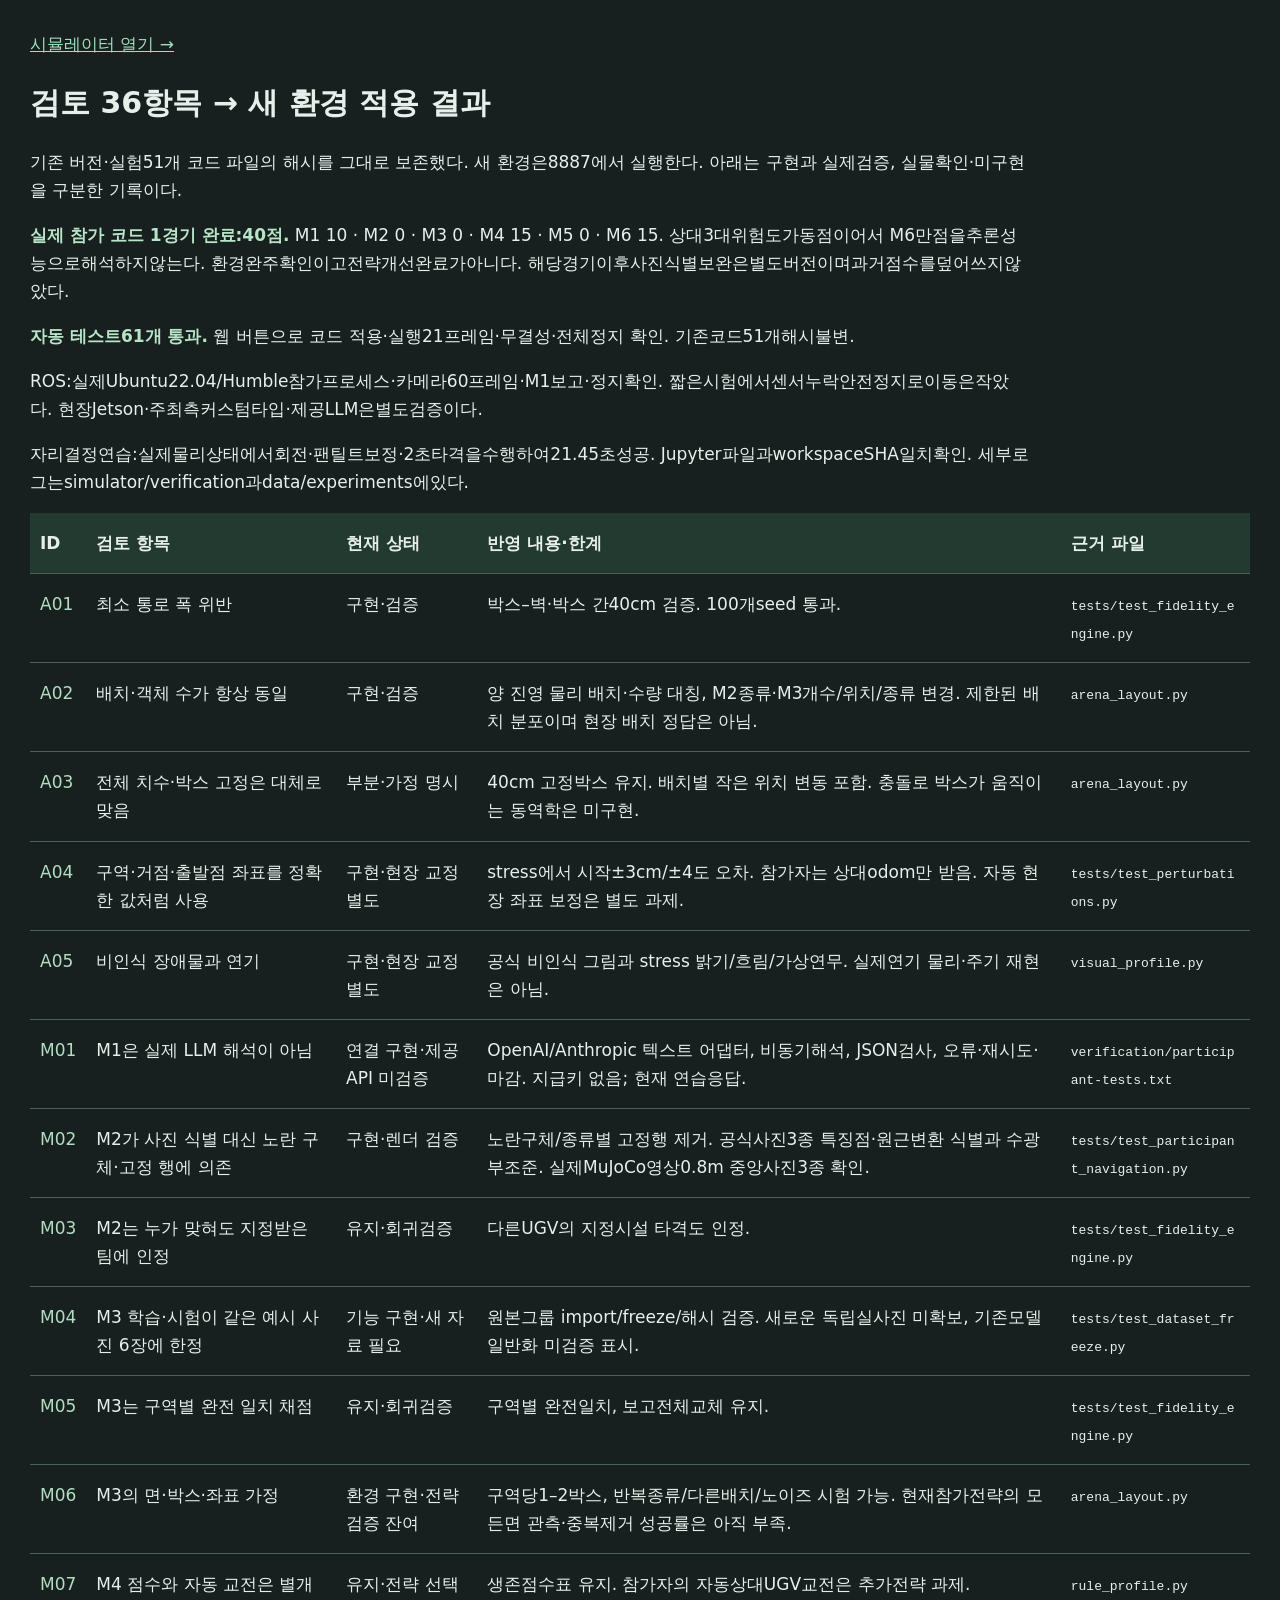
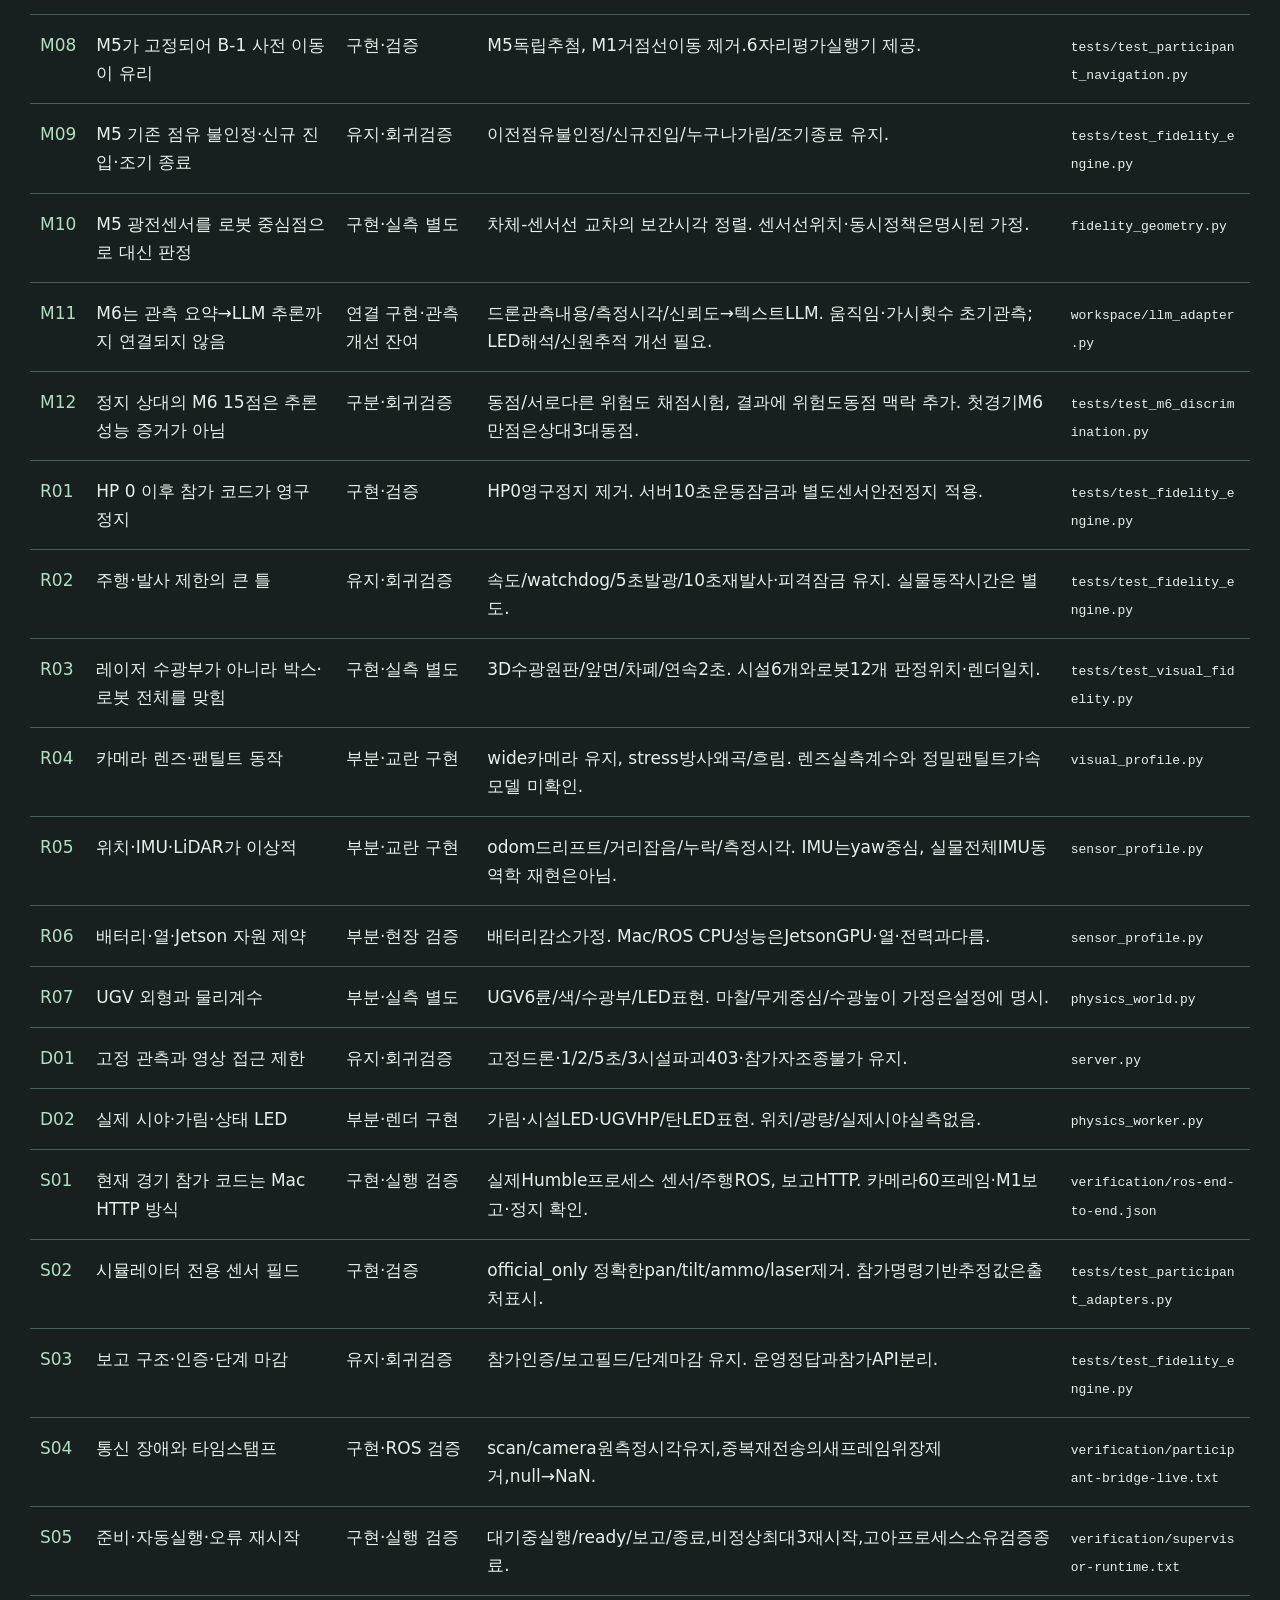
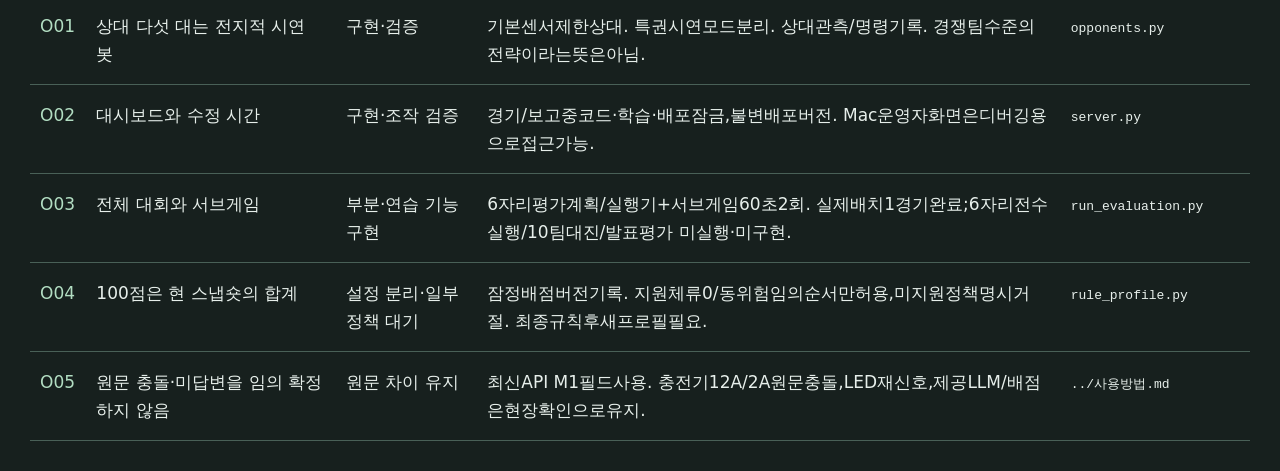
<file: web/rebuild-review.html>
<!doctype html><html lang="ko"><meta charset="utf-8"><meta name="viewport" content="width=device-width,initial-scale=1"><title>MAICON 재구축 검증</title><style>body{font:17px/1.65 system-ui;max-width:1400px;margin:auto;padding:30px;color:#e7efeb;background:#17201e}a{color:#9fdfbc}h1{font-size:30px}table{border-collapse:collapse;width:100%}td,th{text-align:left;vertical-align:top;border-bottom:1px solid #496057;padding:16px 10px}th{background:#233a30}td:first-child{white-space:nowrap;color:#b2ddc2}code{font-size:13px;overflow-wrap:anywhere}.scroll{overflow:auto}p{max-width:1000px}strong{color:#b8e4c8}</style><a href="http://127.0.0.1:8887/">시뮬레이터 열기 →</a><h1>검토 36항목 → 새 환경 적용 결과</h1><p>기존 버전·실험51개 코드 파일의 해시를 그대로 보존했다. 새 환경은8887에서 실행한다. 아래는 구현과 실제검증, 실물확인·미구현을 구분한 기록이다.</p><p><strong>실제 참가 코드 1경기 완료:40점.</strong> M1 10 · M2 0 · M3 0 · M4 15 · M5 0 · M6 15. 상대3대위험도가동점이어서 M6만점을추론성능으로해석하지않는다. 환경완주확인이고전략개선완료가아니다. 해당경기이후사진식별보완은별도버전이며과거점수를덮어쓰지않았다.</p><p><strong>자동 테스트61개 통과.</strong> 웹 버튼으로 코드 적용·실행21프레임·무결성·전체정지 확인. 기존코드51개해시불변.</p><p>ROS:실제Ubuntu22.04/Humble참가프로세스·카메라60프레임·M1보고·정지확인. 짧은시험에서센서누락안전정지로이동은작았다. 현장Jetson·주최측커스텀타입·제공LLM은별도검증이다.</p><p>자리결정연습:실제물리상태에서회전·팬틸트보정·2초타격을수행하여21.45초성공. Jupyter파일과workspaceSHA일치확인. 세부로그는simulator/verification과data/experiments에있다.</p><div class="scroll"><table><thead><tr><th>ID</th><th>검토 항목</th><th>현재 상태</th><th>반영 내용·한계</th><th>근거 파일</th></tr></thead><tbody><tr><td>A01</td><td>최소 통로 폭 위반</td><td>구현·검증</td><td>박스–벽·박스 간40cm 검증. 100개seed 통과.</td><td><code>tests/test_fidelity_engine.py</code></td></tr><tr><td>A02</td><td>배치·객체 수가 항상 동일</td><td>구현·검증</td><td>양 진영 물리 배치·수량 대칭, M2종류·M3개수/위치/종류 변경. 제한된 배치 분포이며 현장 배치 정답은 아님.</td><td><code>arena_layout.py</code></td></tr><tr><td>A03</td><td>전체 치수·박스 고정은 대체로 맞음</td><td>부분·가정 명시</td><td>40cm 고정박스 유지. 배치별 작은 위치 변동 포함. 충돌로 박스가 움직이는 동역학은 미구현.</td><td><code>arena_layout.py</code></td></tr><tr><td>A04</td><td>구역·거점·출발점 좌표를 정확한 값처럼 사용</td><td>구현·현장 교정 별도</td><td>stress에서 시작±3cm/±4도 오차. 참가자는 상대odom만 받음. 자동 현장 좌표 보정은 별도 과제.</td><td><code>tests/test_perturbations.py</code></td></tr><tr><td>A05</td><td>비인식 장애물과 연기</td><td>구현·현장 교정 별도</td><td>공식 비인식 그림과 stress 밝기/흐림/가상연무. 실제연기 물리·주기 재현은 아님.</td><td><code>visual_profile.py</code></td></tr><tr><td>M01</td><td>M1은 실제 LLM 해석이 아님</td><td>연결 구현·제공API 미검증</td><td>OpenAI/Anthropic 텍스트 어댑터, 비동기해석, JSON검사, 오류·재시도·마감. 지급키 없음; 현재 연습응답.</td><td><code>verification/participant-tests.txt</code></td></tr><tr><td>M02</td><td>M2가 사진 식별 대신 노란 구체·고정 행에 의존</td><td>구현·렌더 검증</td><td>노란구체/종류별 고정행 제거. 공식사진3종 특징점·원근변환 식별과 수광부조준. 실제MuJoCo영상0.8m 중앙사진3종 확인.</td><td><code>tests/test_participant_navigation.py</code></td></tr><tr><td>M03</td><td>M2는 누가 맞혀도 지정받은 팀에 인정</td><td>유지·회귀검증</td><td>다른UGV의 지정시설 타격도 인정.</td><td><code>tests/test_fidelity_engine.py</code></td></tr><tr><td>M04</td><td>M3 학습·시험이 같은 예시 사진 6장에 한정</td><td>기능 구현·새 자료 필요</td><td>원본그룹 import/freeze/해시 검증. 새로운 독립실사진 미확보, 기존모델 일반화 미검증 표시.</td><td><code>tests/test_dataset_freeze.py</code></td></tr><tr><td>M05</td><td>M3는 구역별 완전 일치 채점</td><td>유지·회귀검증</td><td>구역별 완전일치, 보고전체교체 유지.</td><td><code>tests/test_fidelity_engine.py</code></td></tr><tr><td>M06</td><td>M3의 면·박스·좌표 가정</td><td>환경 구현·전략 검증 잔여</td><td>구역당1–2박스, 반복종류/다른배치/노이즈 시험 가능. 현재참가전략의 모든면 관측·중복제거 성공률은 아직 부족.</td><td><code>arena_layout.py</code></td></tr><tr><td>M07</td><td>M4 점수와 자동 교전은 별개</td><td>유지·전략 선택</td><td>생존점수표 유지. 참가자의 자동상대UGV교전은 추가전략 과제.</td><td><code>rule_profile.py</code></td></tr><tr><td>M08</td><td>M5가 고정되어 B-1 사전 이동이 유리</td><td>구현·검증</td><td>M5독립추첨, M1거점선이동 제거.6자리평가실행기 제공.</td><td><code>tests/test_participant_navigation.py</code></td></tr><tr><td>M09</td><td>M5 기존 점유 불인정·신규 진입·조기 종료</td><td>유지·회귀검증</td><td>이전점유불인정/신규진입/누구나가림/조기종료 유지.</td><td><code>tests/test_fidelity_engine.py</code></td></tr><tr><td>M10</td><td>M5 광전센서를 로봇 중심점으로 대신 판정</td><td>구현·실측 별도</td><td>차체-센서선 교차의 보간시각 정렬. 센서선위치·동시정책은명시된 가정.</td><td><code>fidelity_geometry.py</code></td></tr><tr><td>M11</td><td>M6는 관측 요약→LLM 추론까지 연결되지 않음</td><td>연결 구현·관측 개선 잔여</td><td>드론관측내용/측정시각/신뢰도→텍스트LLM. 움직임·가시횟수 초기관측; LED해석/신원추적 개선 필요.</td><td><code>workspace/llm_adapter.py</code></td></tr><tr><td>M12</td><td>정지 상대의 M6 15점은 추론 성능 증거가 아님</td><td>구분·회귀검증</td><td>동점/서로다른 위험도 채점시험, 결과에 위험도동점 맥락 추가. 첫경기M6만점은상대3대동점.</td><td><code>tests/test_m6_discrimination.py</code></td></tr><tr><td>R01</td><td>HP 0 이후 참가 코드가 영구 정지</td><td>구현·검증</td><td>HP0영구정지 제거. 서버10초운동잠금과 별도센서안전정지 적용.</td><td><code>tests/test_fidelity_engine.py</code></td></tr><tr><td>R02</td><td>주행·발사 제한의 큰 틀</td><td>유지·회귀검증</td><td>속도/watchdog/5초발광/10초재발사·피격잠금 유지. 실물동작시간은 별도.</td><td><code>tests/test_fidelity_engine.py</code></td></tr><tr><td>R03</td><td>레이저 수광부가 아니라 박스·로봇 전체를 맞힘</td><td>구현·실측 별도</td><td>3D수광원판/앞면/차폐/연속2초. 시설6개와로봇12개 판정위치·렌더일치.</td><td><code>tests/test_visual_fidelity.py</code></td></tr><tr><td>R04</td><td>카메라 렌즈·팬틸트 동작</td><td>부분·교란 구현</td><td>wide카메라 유지, stress방사왜곡/흐림. 렌즈실측계수와 정밀팬틸트가속모델 미확인.</td><td><code>visual_profile.py</code></td></tr><tr><td>R05</td><td>위치·IMU·LiDAR가 이상적</td><td>부분·교란 구현</td><td>odom드리프트/거리잡음/누락/측정시각. IMU는yaw중심, 실물전체IMU동역학 재현은아님.</td><td><code>sensor_profile.py</code></td></tr><tr><td>R06</td><td>배터리·열·Jetson 자원 제약</td><td>부분·현장 검증</td><td>배터리감소가정. Mac/ROS CPU성능은JetsonGPU·열·전력과다름.</td><td><code>sensor_profile.py</code></td></tr><tr><td>R07</td><td>UGV 외형과 물리계수</td><td>부분·실측 별도</td><td>UGV6륜/색/수광부/LED표현. 마찰/무게중심/수광높이 가정은설정에 명시.</td><td><code>physics_world.py</code></td></tr><tr><td>D01</td><td>고정 관측과 영상 접근 제한</td><td>유지·회귀검증</td><td>고정드론·1/2/5초/3시설파괴403·참가자조종불가 유지.</td><td><code>server.py</code></td></tr><tr><td>D02</td><td>실제 시야·가림·상태 LED</td><td>부분·렌더 구현</td><td>가림·시설LED·UGVHP/탄LED표현. 위치/광량/실제시야실측없음.</td><td><code>physics_worker.py</code></td></tr><tr><td>S01</td><td>현재 경기 참가 코드는 Mac HTTP 방식</td><td>구현·실행 검증</td><td>실제Humble프로세스 센서/주행ROS, 보고HTTP. 카메라60프레임·M1보고·정지 확인.</td><td><code>verification/ros-end-to-end.json</code></td></tr><tr><td>S02</td><td>시뮬레이터 전용 센서 필드</td><td>구현·검증</td><td>official_only 정확한pan/tilt/ammo/laser제거. 참가명령기반추정값은출처표시.</td><td><code>tests/test_participant_adapters.py</code></td></tr><tr><td>S03</td><td>보고 구조·인증·단계 마감</td><td>유지·회귀검증</td><td>참가인증/보고필드/단계마감 유지. 운영정답과참가API분리.</td><td><code>tests/test_fidelity_engine.py</code></td></tr><tr><td>S04</td><td>통신 장애와 타임스탬프</td><td>구현·ROS 검증</td><td>scan/camera원측정시각유지,중복재전송의새프레임위장제거,null→NaN.</td><td><code>verification/participant-bridge-live.txt</code></td></tr><tr><td>S05</td><td>준비·자동실행·오류 재시작</td><td>구현·실행 검증</td><td>대기중실행/ready/보고/종료,비정상최대3재시작,고아프로세스소유검증종료.</td><td><code>verification/supervisor-runtime.txt</code></td></tr><tr><td>O01</td><td>상대 다섯 대는 전지적 시연 봇</td><td>구현·검증</td><td>기본센서제한상대. 특권시연모드분리. 상대관측/명령기록. 경쟁팀수준의전략이라는뜻은아님.</td><td><code>opponents.py</code></td></tr><tr><td>O02</td><td>대시보드와 수정 시간</td><td>구현·조작 검증</td><td>경기/보고중코드·학습·배포잠금,불변배포버전. Mac운영자화면은디버깅용으로접근가능.</td><td><code>server.py</code></td></tr><tr><td>O03</td><td>전체 대회와 서브게임</td><td>부분·연습 기능 구현</td><td>6자리평가계획/실행기+서브게임60초2회. 실제배치1경기완료;6자리전수실행/10팀대진/발표평가 미실행·미구현.</td><td><code>run_evaluation.py</code></td></tr><tr><td>O04</td><td>100점은 현 스냅숏의 합계</td><td>설정 분리·일부 정책 대기</td><td>잠정배점버전기록. 지원체류0/동위험임의순서만허용,미지원정책명시거절. 최종규칙후새프로필필요.</td><td><code>rule_profile.py</code></td></tr><tr><td>O05</td><td>원문 충돌·미답변을 임의 확정하지 않음</td><td>원문 차이 유지</td><td>최신API M1필드사용. 충전기12A/2A원문충돌,LED재신호,제공LLM/배점은현장확인으로유지.</td><td><code>../사용방법.md</code></td></tr></tbody></table></div></html>
</file>
